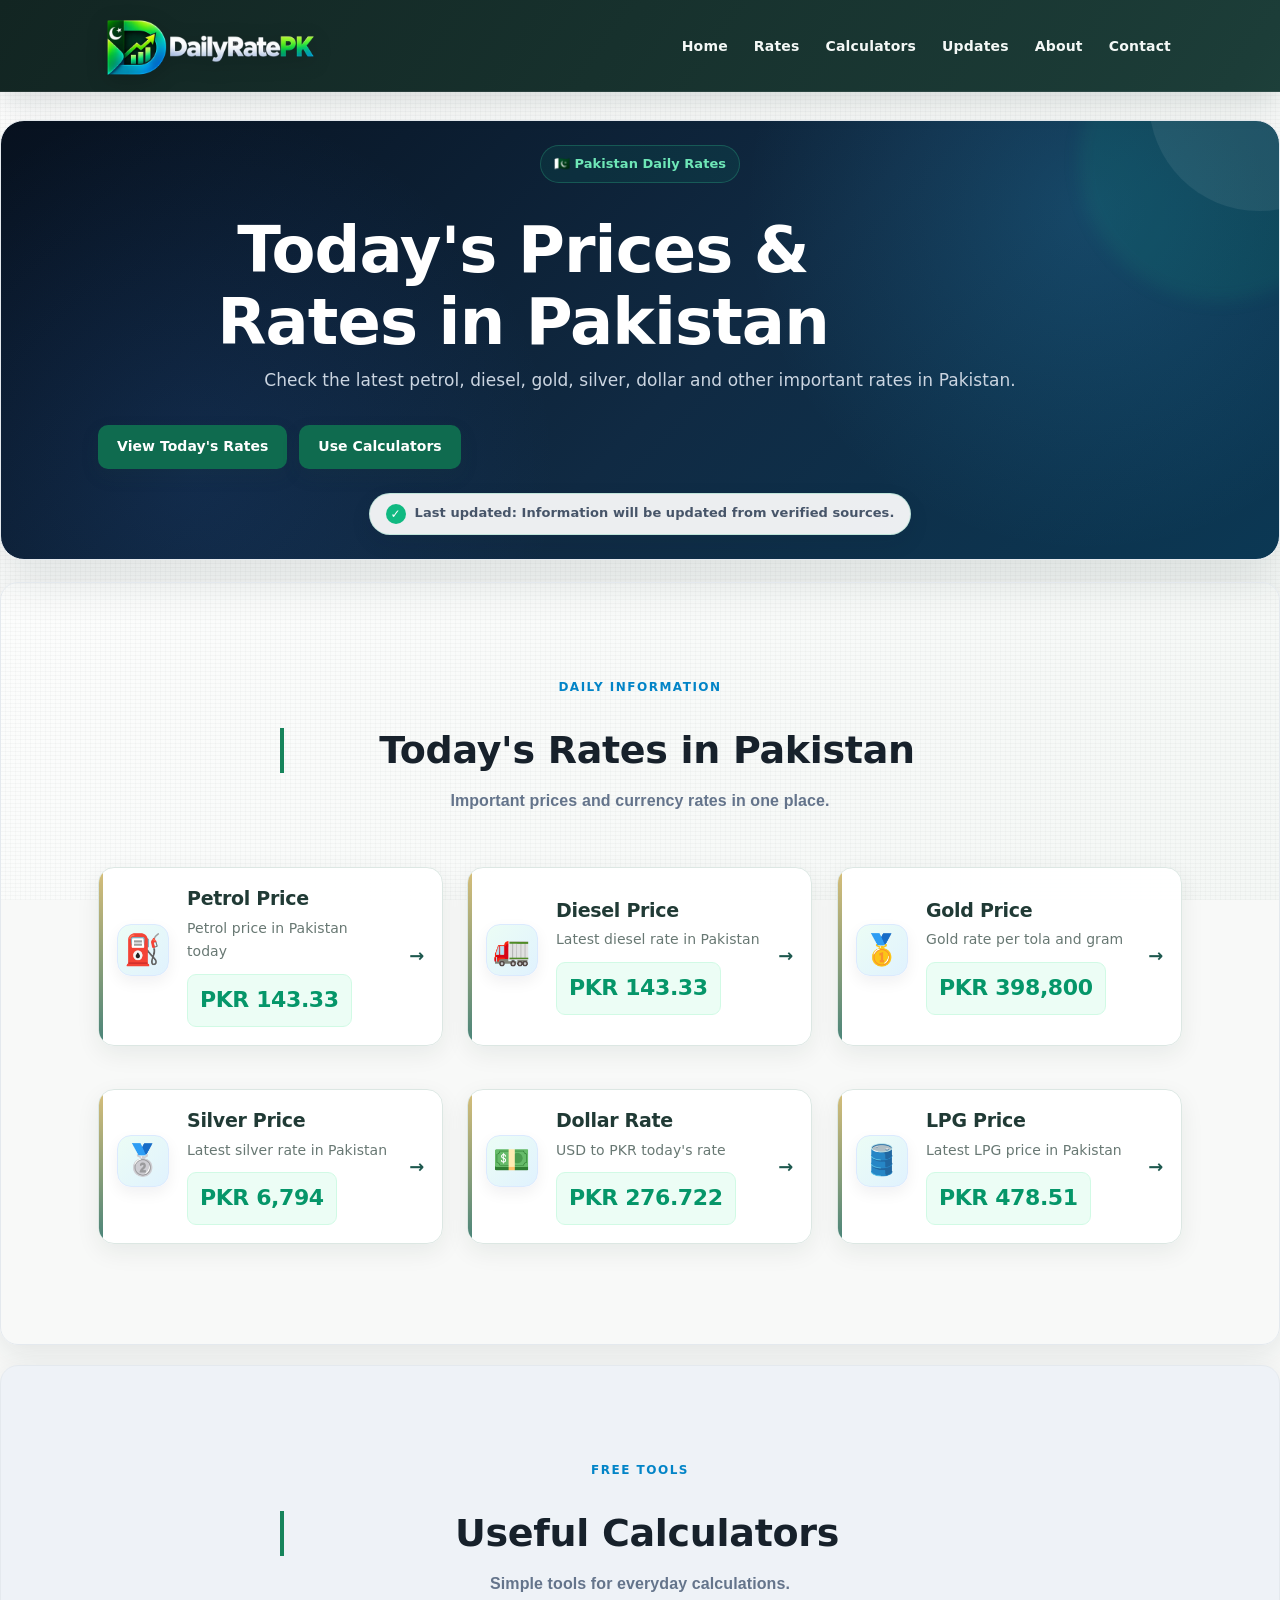
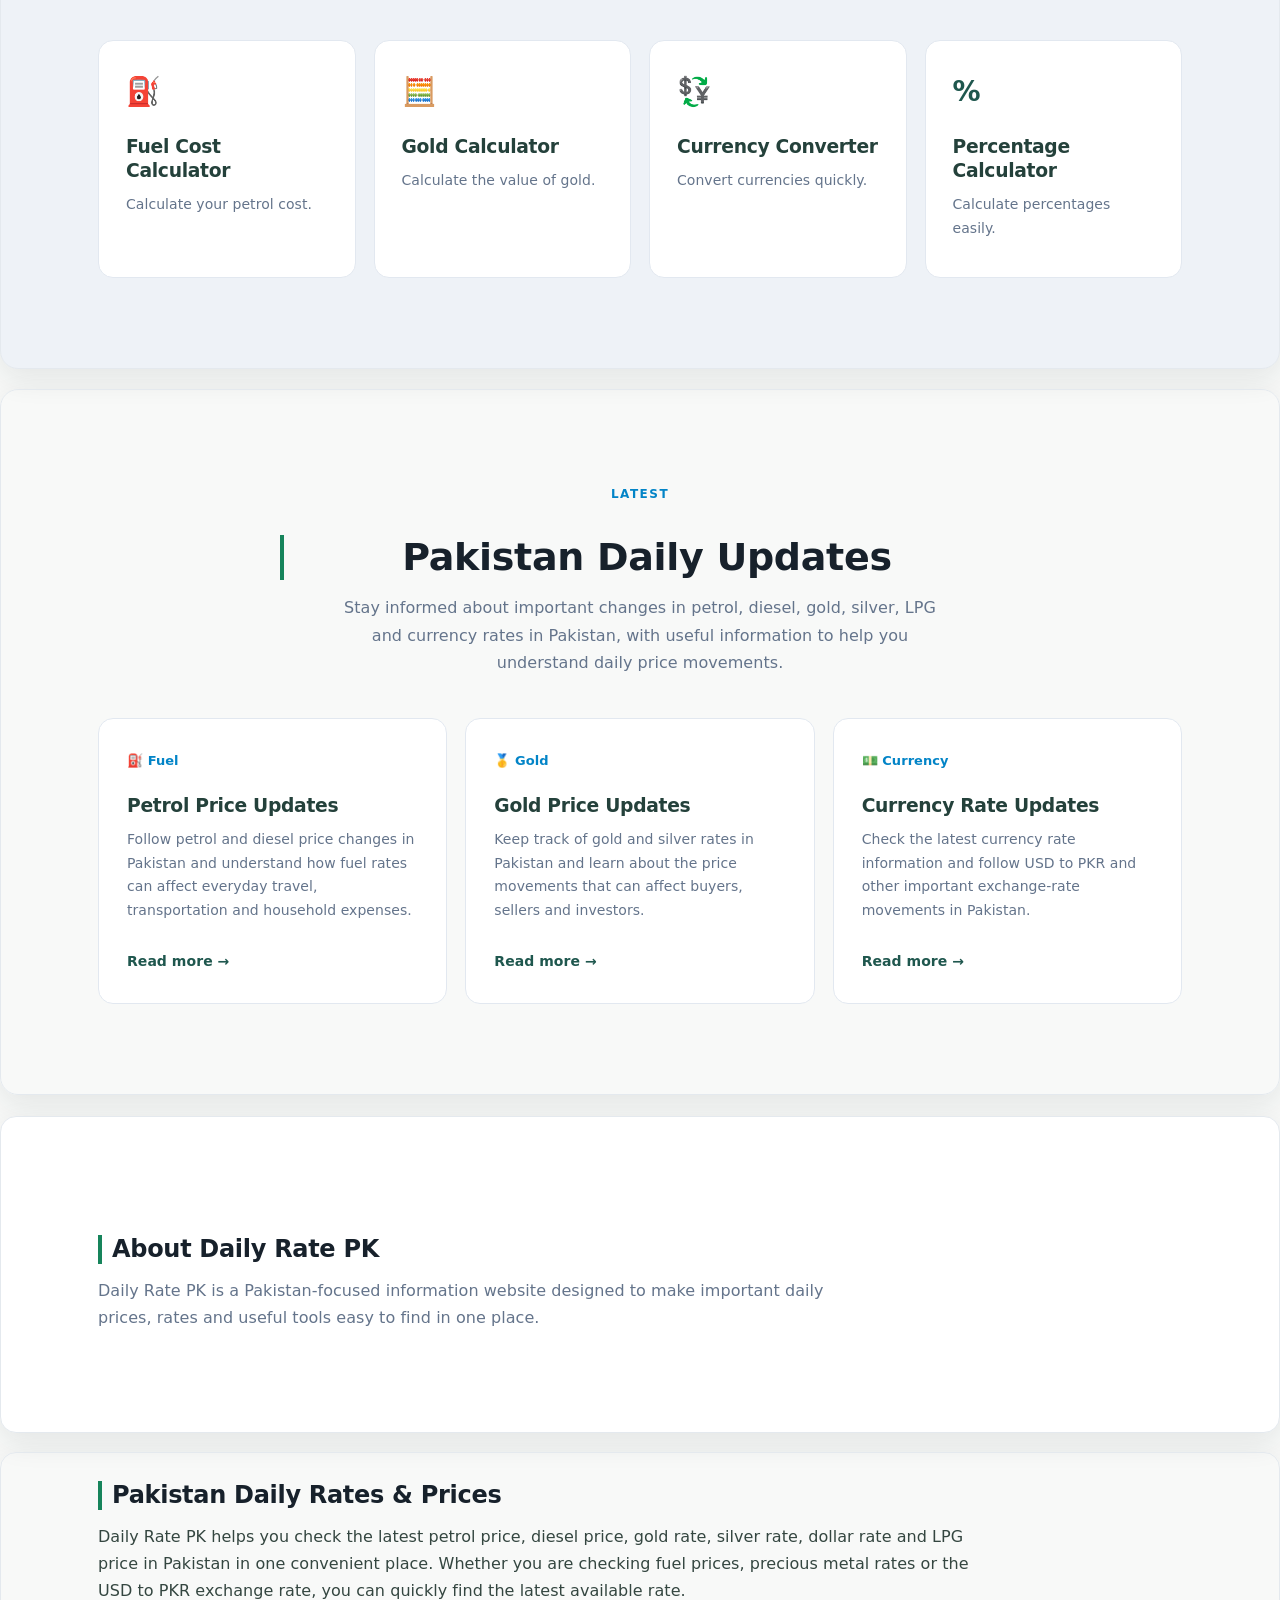
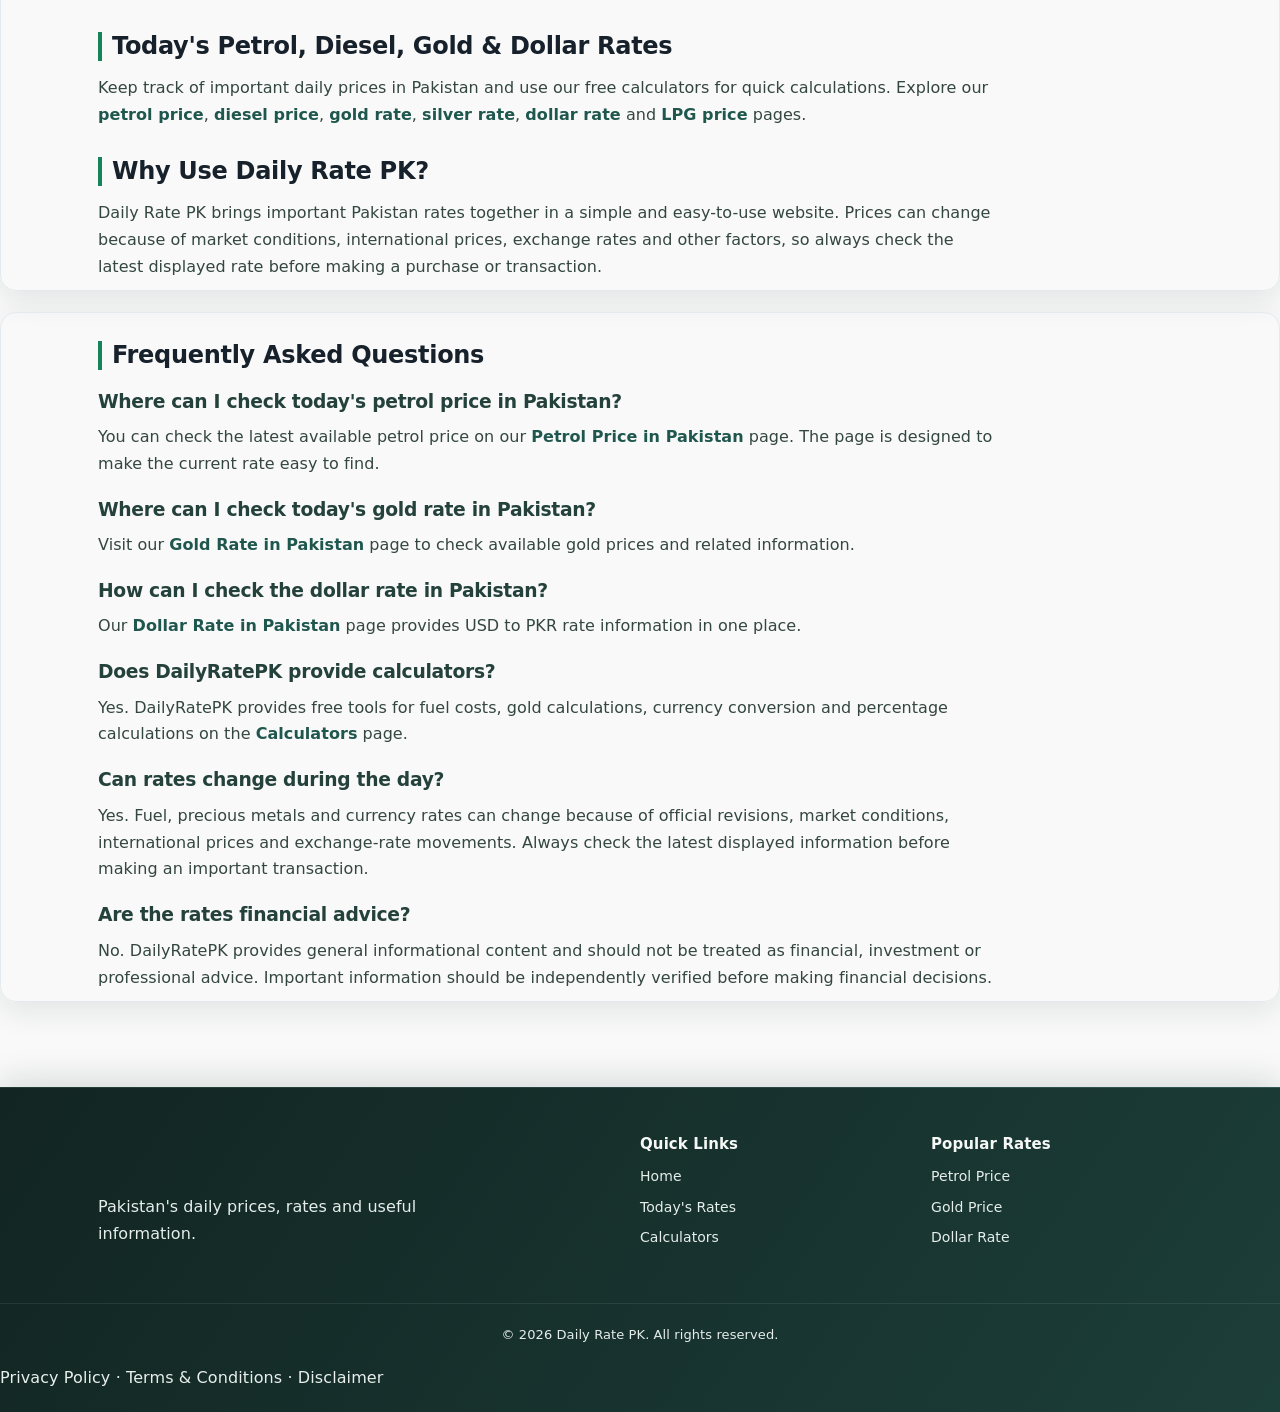
<file: index.html>
<!DOCTYPE html>
<html lang="en">
<head>
<script src="https://quge5.com/88/tag.min.js" data-zone="298009" async data-cfasync="false"></script>
<meta name="google-site-verification" content="OV3-kmsyxIzjUbxRK9w3EkHE8MNZ13LIgFglL5owd18" />
    <meta charset="UTF-8">
    <meta name="viewport" content="width=device-width, initial-scale=1.0">

    <title>DailyRatePK — Pakistan Daily Rates - Petrol, Gold, Dollar & LPG</title>

    <meta name="description" content="Daily Rate PK provides today's petrol, diesel, gold, silver, dollar and currency rates in Pakistan with price history, useful calculators and daily updates.">

    <meta name="keywords" content="petrol price in Pakistan today, gold price in Pakistan today, dollar rate in Pakistan today, diesel price Pakistan, silver price Pakistan, LPG price Pakistan, USD to PKR">

    <meta name="author" content="Daily Rate PK">
    <meta name="robots" content="index, follow, max-image-preview:large">
    <meta name="theme-color" content="#0b1220">

    <link rel="canonical" href="https://dailyratepk.publicvm.com/">

    <meta property="og:type" content="website">
    <meta property="og:title" content="Daily Rate PK — Today's Prices & Rates in Pakistan">
    <meta property="og:description" content="Check petrol, gold, dollar, diesel, silver and other important rates in Pakistan.">
    <meta property="og:url" content="https://dailyratepk.publicvm.com/">
    <meta property="og:site_name" content="Daily Rate PK">

    <meta name="twitter:card" content="summary_large_image">
    <meta name="twitter:title" content="Daily Rate PK — Today's Prices & Rates in Pakistan">
    <meta name="twitter:description" content="Today's important prices and rates in Pakistan.">

    <link rel="stylesheet" href="style.css">
<script type="application/ld+json">{"@context":"https://schema.org","@type":"WebSite","name":"Daily Rate PK","alternateName":"DailyRatePK","url":"https://dailyratepk.publicvm.com/"}</script>

<script type="application/ld+json">
{
  "@context":"https://schema.org",
  "@type":"FAQPage",
  "mainEntity":[
    {"@type":"Question","name":"Where can I check today's petrol price in Pakistan?","acceptedAnswer":{"@type":"Answer","text":"You can check the latest available petrol price on the DailyRatePK Petrol Price in Pakistan page."}},
    {"@type":"Question","name":"Where can I check today's gold rate in Pakistan?","acceptedAnswer":{"@type":"Answer","text":"You can check available gold prices and related information on the DailyRatePK Gold Rate in Pakistan page."}},
    {"@type":"Question","name":"How can I check the dollar rate in Pakistan?","acceptedAnswer":{"@type":"Answer","text":"DailyRatePK provides USD to PKR rate information on its Dollar Rate in Pakistan page."}},
    {"@type":"Question","name":"Does DailyRatePK provide calculators?","acceptedAnswer":{"@type":"Answer","text":"Yes. DailyRatePK provides free fuel cost, gold, currency conversion and percentage calculators."}},
    {"@type":"Question","name":"Can rates change during the day?","acceptedAnswer":{"@type":"Answer","text":"Yes. Fuel, precious metals and currency rates can change because of official revisions, market conditions, international prices and exchange-rate movements."}},
    {"@type":"Question","name":"Are the rates financial advice?","acceptedAnswer":{"@type":"Answer","text":"No. DailyRatePK provides general informational content and should not be treated as financial, investment or professional advice."}}
  ]
}
</script>

<meta name="google-site-verification" content="QPS0W4EIrZYL4PhFuvSJvQY6LfP2ZPpnDNYf04ISYIE" />
<script async src="https://pagead2.googlesyndication.com/pagead/js/adsbygoogle.js?client=ca-pub-8396881630491838"
     crossorigin="anonymous"></script>
<meta name="google-adsense-account" content="ca-pub-8396881630491838">
</head>

<body>

<header class="site-header">
    <div class="container nav">

        <a class="logo" href="index.html"><img src="images/dailyratepk-logo.webp" alt="DailyRatePK"></a>

        <nav aria-label="Main navigation">
            <a href="index.html">Home</a>
            <a href="#rates">Rates</a>
            <a href="calculators.html">Calculators</a>
            <a href="#updates">Updates</a><a href="about.html">About</a><a href="contact.html">Contact</a></nav>

    </div>
</header>


<main>

<section class="hero">
    <div class="container">

        <span class="eyebrow">🇵🇰 Pakistan Daily Rates</span>

        <h1>Today's Prices & Rates in Pakistan</h1>

        <p>
            Check the latest petrol, diesel, gold, silver,
            dollar and other important rates in Pakistan.
        </p>

        <div class="hero-actions">
            <a href="#rates" class="btn primary">View Today's Rates</a>
            <a href="#calculators" class="btn secondary">Use Calculators</a>
        </div>

        <div class="verified-update"><span class="verified-icon">✓</span><span>Last updated: Information will be updated from verified sources.</span></div>

    </div>
</section>


<section id="rates" class="section">
    <div class="container">

        <div class="section-heading">
            <span>DAILY INFORMATION</span>
            <h2>Today's Rates in Pakistan</h2>
            <p class="premium-description">Important prices and currency rates in one place.</p>
        </div>

        <div class="rate-grid">

            <a class="rate-card featured" href="petrol-price.html">
                <div class="icon">⛽</div>
                <div>
                    <h3>Petrol Price</h3>
                    <p>Petrol price in Pakistan today</p>
                    <strong data-rate="petrol">Updating</strong>
                </div>
                <b>→</b>
            </a>

            <a class="rate-card" href="diesel-price.html">
                <div class="icon">🚛</div>
                <div>
                    <h3>Diesel Price</h3>
                    <p>Latest diesel rate in Pakistan</p>
                    <strong data-rate="diesel">Updating</strong>
                </div>
                <b>→</b>
            </a>

            <a class="rate-card" href="gold-price.html">
                <div class="icon">🥇</div>
                <div>
                    <h3>Gold Price</h3>
                    <p>Gold rate per tola and gram</p>
                    <strong data-rate="gold">Updating</strong>
                </div>
                <b>→</b>
            </a>

            <a class="rate-card" href="silver-price.html">
                <div class="icon">🥈</div>
                <div>
                    <h3>Silver Price</h3>
                    <p>Latest silver rate in Pakistan</p>
                    <strong data-rate="silver">Updating</strong>
                </div>
                <b>→</b>
            </a>

            <a class="rate-card" href="dollar-rate.html">
                <div class="icon">💵</div>
                <div>
                    <h3>Dollar Rate</h3>
                    <p>USD to PKR today's rate</p>
                    <strong data-rate="dollar">Updating</strong>
                </div>
                <b>→</b>
            </a>

            <a class="rate-card" href="lpg-price.html">
                <div class="icon">🛢️</div>
                <div>
                    <h3>LPG Price</h3>
                    <p>Latest LPG price in Pakistan</p>
                    <strong data-rate="lpg">Updating</strong>
                </div>
                <b>→</b>
            </a>

        </div>

    </div>
</section>


<section id="calculators" class="section alt">
    <div class="container">

        <div class="section-heading">
            <span>FREE TOOLS</span>
            <h2>Useful Calculators</h2>
            <p class="premium-description">Simple tools for everyday calculations.</p>
        </div>

        <div class="tools-grid">

            <a href="calculators.html" class="tool-card">
                <span>⛽</span>
                <h3>Fuel Cost Calculator</h3>
                <p>Calculate your petrol cost.</p>
            </a>

            <a href="calculators.html" class="tool-card">
                <span>🧮</span>
                <h3>Gold Calculator</h3>
                <p>Calculate the value of gold.</p>
            </a>

            <a href="calculators.html" class="tool-card">
                <span>💱</span>
                <h3>Currency Converter</h3>
                <p>Convert currencies quickly.</p>
            </a>

            <a href="calculators.html" class="tool-card">
                <span>%</span>
                <h3>Percentage Calculator</h3>
                <p>Calculate percentages easily.</p>
            </a>

        </div>

    </div>
</section>


<section id="updates" class="section">
    <div class="container">

        <div class="section-heading">
            <span>LATEST</span>
            <h2>Pakistan Daily Updates</h2>
            <p>Stay informed about important changes in petrol, diesel, gold, silver, LPG and currency rates in Pakistan, with useful information to help you understand daily price movements.</p>
        </div>

        <div class="update-grid">

            <article class="update-card">
                <span>⛽ Fuel</span>
                <h3>Petrol Price Updates</h3>
                <p>Follow petrol and diesel price changes in Pakistan and understand how fuel rates can affect everyday travel, transportation and household expenses.</p>
                <a href="petrol-price.html">Read more →</a>
            </article>

            <article class="update-card">
                <span>🥇 Gold</span>
                <h3>Gold Price Updates</h3>
                <p>Keep track of gold and silver rates in Pakistan and learn about the price movements that can affect buyers, sellers and investors.</p>
                <a href="gold-price.html">Read more →</a>
            </article>

            <article class="update-card">
                <span>💵 Currency</span>
                <h3>Currency Rate Updates</h3>
                <p>Check the latest currency rate information and follow USD to PKR and other important exchange-rate movements in Pakistan.</p>
                <a href="dollar-rate.html">Read more →</a>
            </article>

        </div>

    </div>
</section>


<section class="section about">
    <div class="container">

        <h2>About Daily Rate PK</h2>

        <p>
            Daily Rate PK is a Pakistan-focused information website
            designed to make important daily prices, rates and useful
            tools easy to find in one place.
        </p>

    </div>
</section>


<section class="content-section seo-home">
<div class="container">
<h2>Pakistan Daily Rates & Prices</h2>
<p>Daily Rate PK helps you check the latest petrol price, diesel price, gold rate, silver rate, dollar rate and LPG price in Pakistan in one convenient place. Whether you are checking fuel prices, precious metal rates or the USD to PKR exchange rate, you can quickly find the latest available rate.</p>

<h2>Today's Petrol, Diesel, Gold & Dollar Rates</h2>
<p>Keep track of important daily prices in Pakistan and use our free calculators for quick calculations. Explore our <a href="petrol-price.html">petrol price</a>, <a href="diesel-price.html">diesel price</a>, <a href="gold-price.html">gold rate</a>, <a href="silver-price.html">silver rate</a>, <a href="dollar-rate.html">dollar rate</a> and <a href="lpg-price.html">LPG price</a> pages.</p>

<h2>Why Use Daily Rate PK?</h2>
<p>Daily Rate PK brings important Pakistan rates together in a simple and easy-to-use website. Prices can change because of market conditions, international prices, exchange rates and other factors, so always check the latest displayed rate before making a purchase or transaction.</p>

<!-- DAILYRATEPK SEO GUIDE -->
</div>
</section>


<section class="content-section seo-home">
<div class="container">
<h2>Frequently Asked Questions</h2>

<h3>Where can I check today's petrol price in Pakistan?</h3>
<p>You can check the latest available petrol price on our <a href="petrol-price.html">Petrol Price in Pakistan</a> page. The page is designed to make the current rate easy to find.</p>

<h3>Where can I check today's gold rate in Pakistan?</h3>
<p>Visit our <a href="gold-price.html">Gold Rate in Pakistan</a> page to check available gold prices and related information.</p>

<h3>How can I check the dollar rate in Pakistan?</h3>
<p>Our <a href="dollar-rate.html">Dollar Rate in Pakistan</a> page provides USD to PKR rate information in one place.</p>

<h3>Does DailyRatePK provide calculators?</h3>
<p>Yes. DailyRatePK provides free tools for fuel costs, gold calculations, currency conversion and percentage calculations on the <a href="calculators.html">Calculators</a> page.</p>

<h3>Can rates change during the day?</h3>
<p>Yes. Fuel, precious metals and currency rates can change because of official revisions, market conditions, international prices and exchange-rate movements. Always check the latest displayed information before making an important transaction.</p>

<h3>Are the rates financial advice?</h3>
<p>No. DailyRatePK provides general informational content and should not be treated as financial, investment or professional advice. Important information should be independently verified before making financial decisions.</p>
</div>
</section>

</main>


<footer class="footer">
    <div class="container footer-grid">

        <div>
            <a class="logo" href="index.html"><img src="images/dailyratepk-logo.webp" alt="DailyRatePK"></a>
            <p>Pakistan's daily prices, rates and useful information.</p>
        </div>

        <div>
            <h3>Quick Links</h3>
            <a href="index.html">Home</a>
            <a href="#rates">Today's Rates</a>
            <a href="#calculators">Calculators</a>
        </div>

        <div>
            <h3>Popular Rates</h3>
            <a href="petrol-price.html">Petrol Price</a>
            <a href="gold-price.html">Gold Price</a>
            <a href="dollar-rate.html">Dollar Rate</a>
        </div>

    </div>

    <div class="copyright">
        © 2026 Daily Rate PK. All rights reserved.
    </div>

<div class="legal-links"><a href="privacy-policy.html">Privacy Policy</a> · <a href="terms.html">Terms & Conditions</a> · <a href="disclaimer.html">Disclaimer</a></div>
</footer>

<script src="data.js?v=20260917"></script><script>
document.addEventListener("DOMContentLoaded", function () {
  const r = DAILY_RATES;

  const rates = {
    petrol: r.fuel.petrol,
    diesel: r.fuel.diesel,
    gold: r.metals.gold24kTola,
    silver: r.metals.silverTola,
    dollar: r.currency.usd,
    lpg: r.fuel.lpg
  };

  document.querySelectorAll("[data-rate]").forEach(function (el) {
    const key = el.getAttribute("data-rate");
    const value = rates[key];

    if (value !== null && value !== undefined) {
      el.textContent = "PKR " + Number(value).toLocaleString("en-PK");
    } else {
      el.textContent = "Updating";
    }
  });
});
</script>

</body>
</html>
</file>
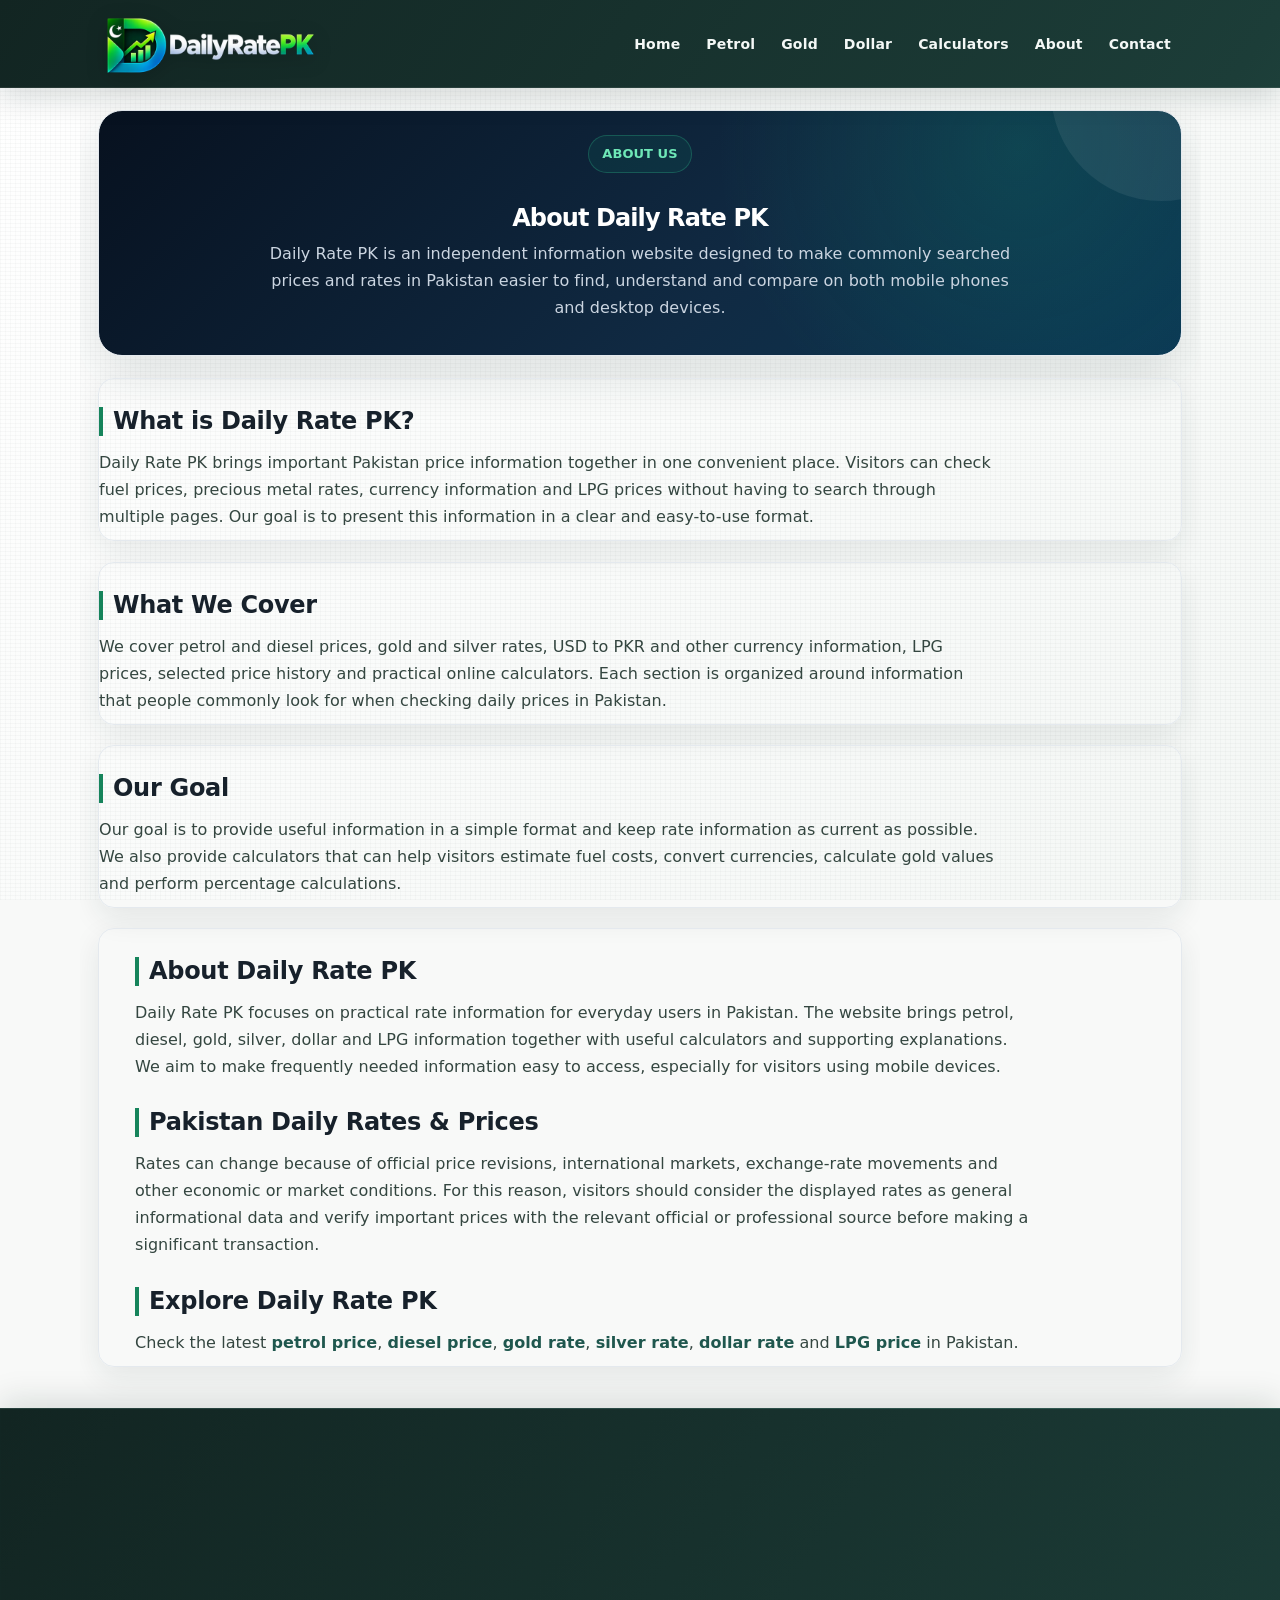
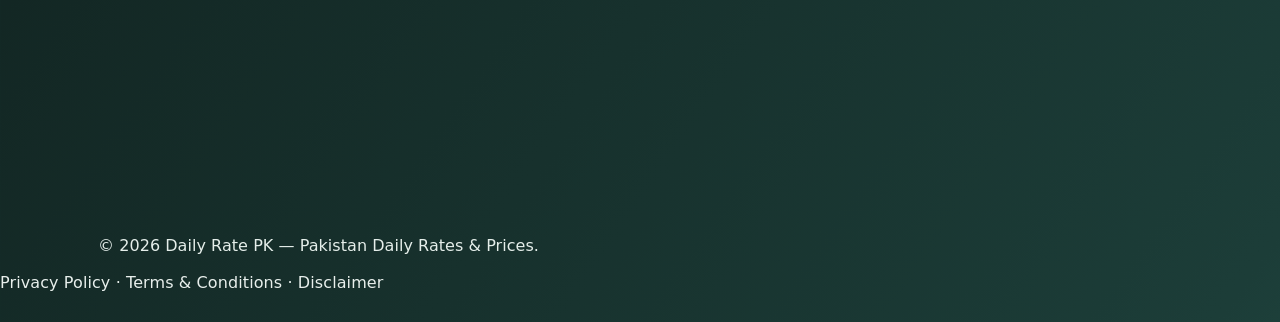
<file: about.html>
<!DOCTYPE html>
<html lang="en">
<head>
<meta charset="UTF-8">
<meta name="viewport" content="width=device-width, initial-scale=1.0">
<title>About Daily Rate PK — Pakistan Daily Rates & Prices</title>
<meta name="description" content="Learn about Daily Rate PK, a website providing Pakistan daily prices, fuel rates, gold rates, currency rates and useful calculators.">
<meta name="robots" content="index,follow">
<link rel="stylesheet" href="style.css">
<script async src="https://pagead2.googlesyndication.com/pagead/js/adsbygoogle.js?client=ca-pub-8396881630491838"
     crossorigin="anonymous"></script>
<meta name="google-adsense-account" content="ca-pub-8396881630491838">
</head>
<body class="page-footer-fix">

<header class="site-header">
<div class="container nav-wrap">
<a class="logo" href="index.html"><img src="images/dailyratepk-logo.webp" alt="DailyRatePK"></a>
<nav>
<a href="index.html">Home</a>
<a href="petrol-price.html">Petrol</a>
<a href="gold-price.html">Gold</a>
<a href="dollar-rate.html">Dollar</a>
<a href="calculators.html">Calculators</a><a href="about.html">About</a><a href="contact.html">Contact</a></nav>
</div>
</header>

<main class="container page-content">
<section class="page-hero">
<span class="eyebrow">ABOUT US</span>
<h1>About Daily Rate PK</h1>
<p>Daily Rate PK is an independent information website designed to make commonly searched prices and rates in Pakistan easier to find, understand and compare on both mobile phones and desktop devices.</p>
</section>

<section class="content-section">
<h2>What is Daily Rate PK?</h2>
<p>Daily Rate PK brings important Pakistan price information together in one convenient place. Visitors can check fuel prices, precious metal rates, currency information and LPG prices without having to search through multiple pages. Our goal is to present this information in a clear and easy-to-use format.</p>
</section>

<section class="content-section">
<h2>What We Cover</h2>
<p>We cover petrol and diesel prices, gold and silver rates, USD to PKR and other currency information, LPG prices, selected price history and practical online calculators. Each section is organized around information that people commonly look for when checking daily prices in Pakistan.</p>
</section>

<section class="content-section">
<h2>Our Goal</h2>
<p>Our goal is to provide useful information in a simple format and keep rate information as current as possible. We also provide calculators that can help visitors estimate fuel costs, convert currencies, calculate gold values and perform percentage calculations.</p>
</section>
<section class="content-section">
<div class="container">
<h2>About Daily Rate PK</h2>
<p>Daily Rate PK focuses on practical rate information for everyday users in Pakistan. The website brings petrol, diesel, gold, silver, dollar and LPG information together with useful calculators and supporting explanations. We aim to make frequently needed information easy to access, especially for visitors using mobile devices.</p>
<h2>Pakistan Daily Rates & Prices</h2>
<p>Rates can change because of official price revisions, international markets, exchange-rate movements and other economic or market conditions. For this reason, visitors should consider the displayed rates as general informational data and verify important prices with the relevant official or professional source before making a significant transaction.</p>
<h2>Explore Daily Rate PK</h2>
<p>Check the latest <a href="petrol-price.html">petrol price</a>, <a href="diesel-price.html">diesel price</a>, <a href="gold-price.html">gold rate</a>, <a href="silver-price.html">silver rate</a>, <a href="dollar-rate.html">dollar rate</a> and <a href="lpg-price.html">LPG price</a> in Pakistan.</p>
</div>
</section>
<!-- DAILYRATEPK SEO CONTENT -->
</main>

<footer>
<div class="container">
<a class="logo" href="index.html"><img src="images/dailyratepk-logo.webp" alt="DailyRatePK"></a>
<p>© 2026 Daily Rate PK — Pakistan Daily Rates & Prices.</p>
</div>

<div class="legal-links"><a href="privacy-policy.html">Privacy Policy</a> · <a href="terms.html">Terms & Conditions</a> · <a href="disclaimer.html">Disclaimer</a></div>
</footer>
</body>
</html>
</file>
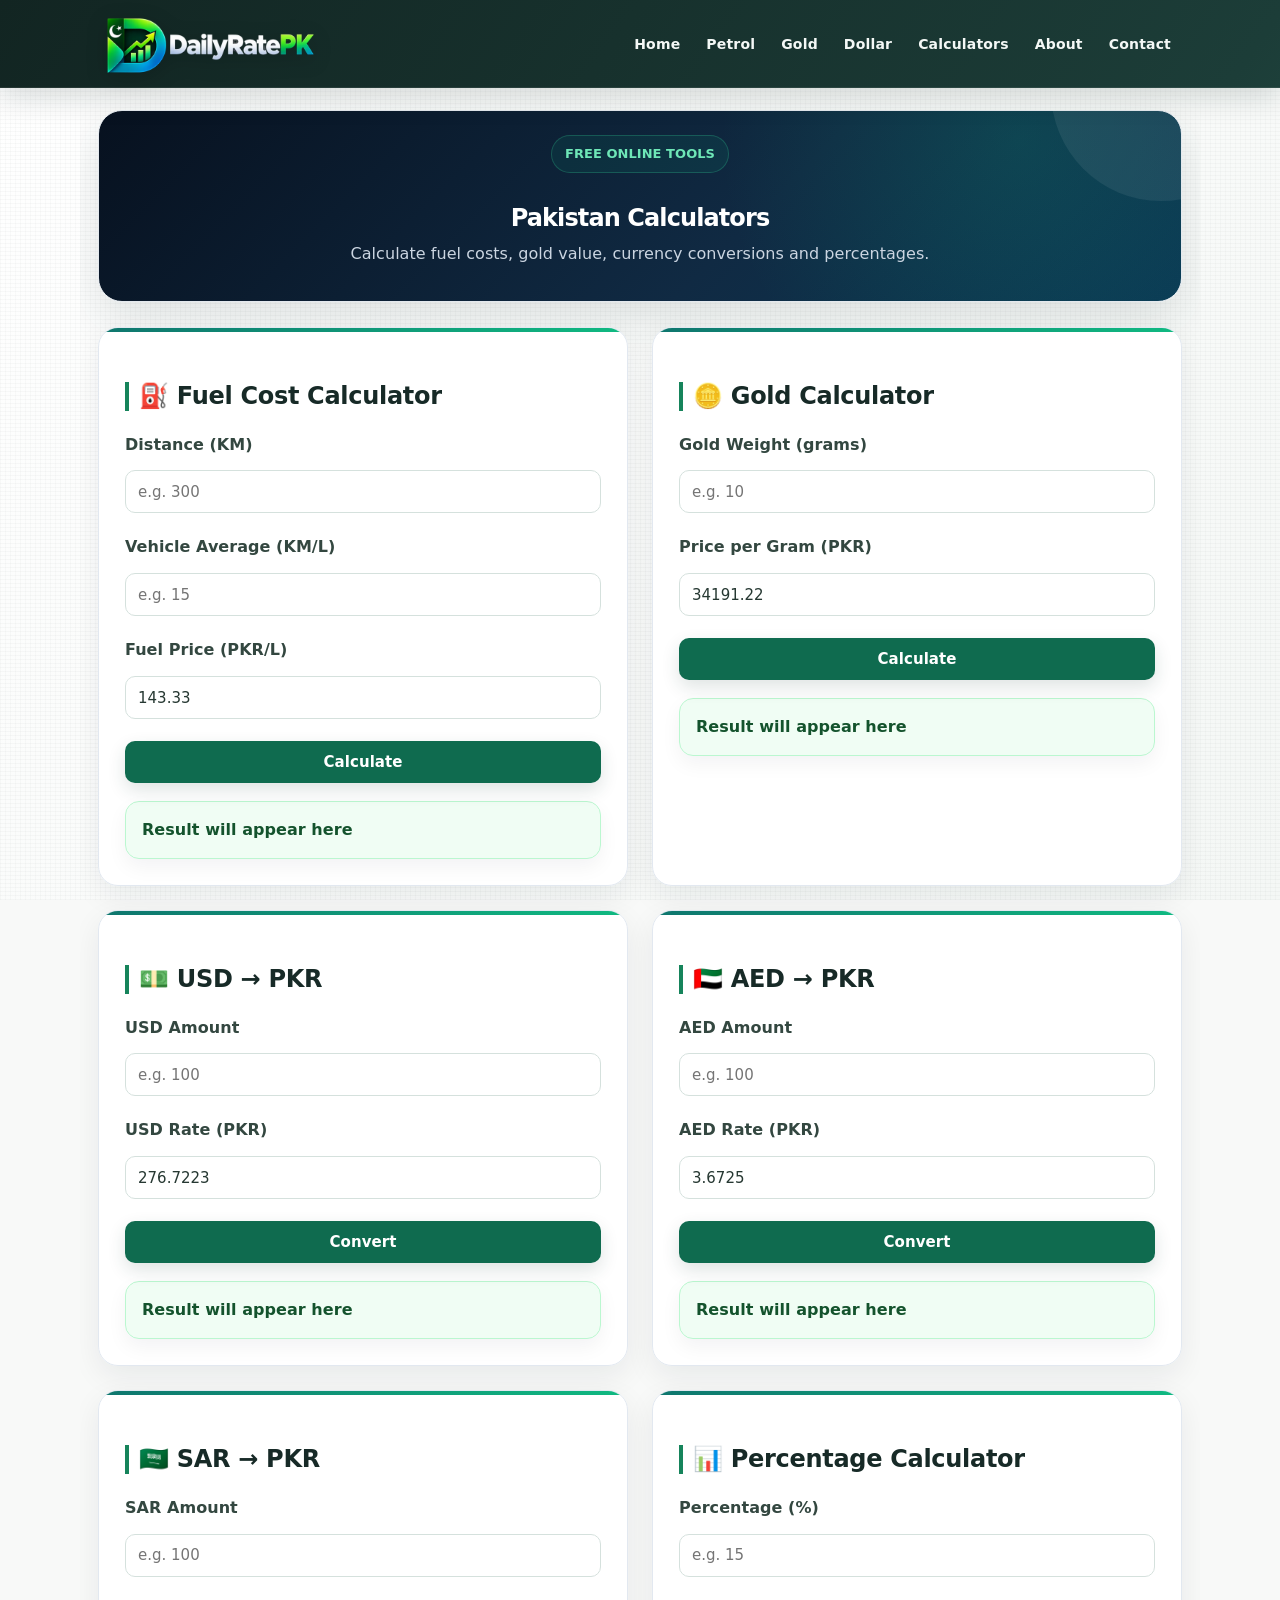
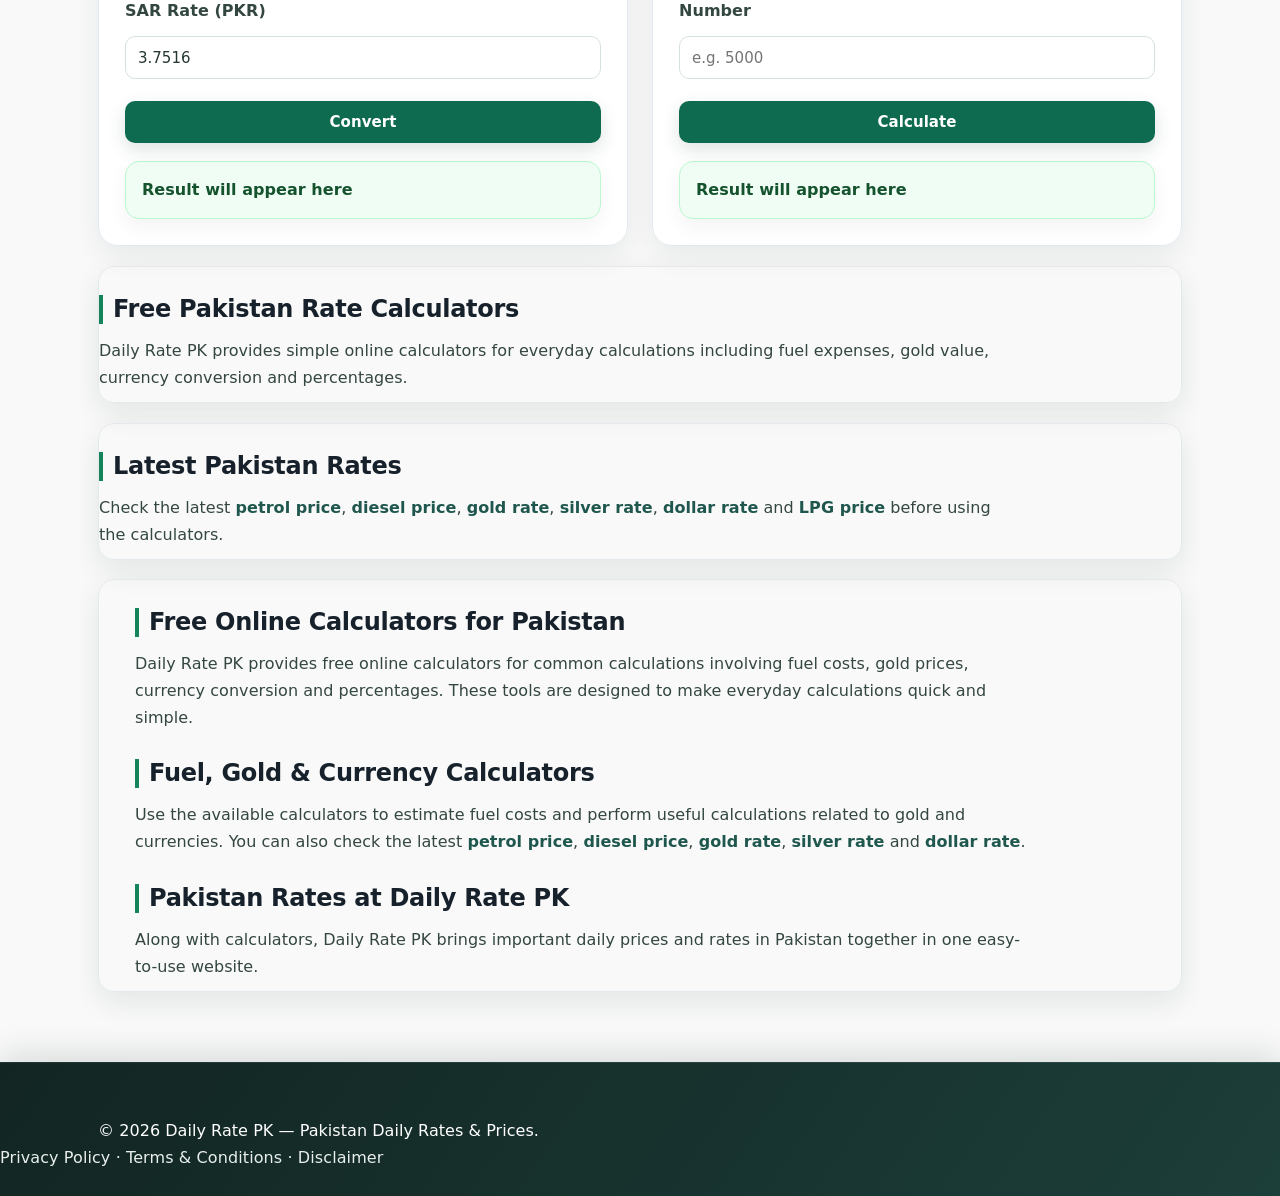
<file: calculators.html>
<!DOCTYPE html>
<html lang="en">
<head>
<meta charset="UTF-8">
<meta name="viewport" content="width=device-width, initial-scale=1.0">
<title>Pakistan Calculators — Fuel, Gold, Currency & Percentage | Daily Rate PK</title>
<meta name="description" content="Use free online fuel cost, gold, USD to PKR, AED to PKR, SAR to PKR and percentage calculators on Daily Rate PK.">
<meta name="robots" content="index,follow">
<link rel="stylesheet" href="style.css">
<script async src="https://pagead2.googlesyndication.com/pagead/js/adsbygoogle.js?client=ca-pub-8396881630491838"
     crossorigin="anonymous"></script>
<meta name="google-adsense-account" content="ca-pub-8396881630491838">
</head>

<body>

<header class="site-header">
<div class="container nav-wrap">
<a class="logo" href="index.html"><img src="images/dailyratepk-logo.webp" alt="DailyRatePK"></a>
<nav>
<a href="index.html">Home</a>
<a href="petrol-price.html">Petrol</a>
<a href="gold-price.html">Gold</a>
<a href="dollar-rate.html">Dollar</a>
<a href="calculators.html">Calculators</a><a href="about.html">About</a><a href="contact.html">Contact</a></nav>
</div>
</header>

<main class="container page-content">

<section class="page-hero">
<span class="eyebrow">FREE ONLINE TOOLS</span>
<h1>Pakistan Calculators</h1>
<p>Calculate fuel costs, gold value, currency conversions and percentages.</p>
</section>

<div class="calculator-grid">

<div class="calc-box">
<h2>⛽ Fuel Cost Calculator</h2>
<label>Distance (KM)</label>
<input id="distance" type="number" placeholder="e.g. 300">
<label>Vehicle Average (KM/L)</label>
<input id="average" type="number" placeholder="e.g. 15">
<label>Fuel Price (PKR/L)</label>
<input id="fuelprice" type="number" placeholder="e.g. 350">
<button onclick="fuelCalc()">Calculate</button>
<div id="fuelresult" class="result">Result will appear here</div>
</div>

<div class="calc-box">
<h2>🪙 Gold Calculator</h2>
<label>Gold Weight (grams)</label>
<input id="goldweight" type="number" placeholder="e.g. 10">
<label>Price per Gram (PKR)</label>
<input id="goldgram" type="number" placeholder="e.g. 40000">
<button onclick="goldCalc()">Calculate</button>
<div id="goldresult" class="result">Result will appear here</div>
</div>

<div class="calc-box">
<h2>💵 USD → PKR</h2>
<label>USD Amount</label>
<input id="usd" type="number" placeholder="e.g. 100">
<label>USD Rate (PKR)</label>
<input id="usdrate" type="number" placeholder="e.g. 300">
<button onclick="usdCalc()">Convert</button>
<div id="usdresult" class="result">Result will appear here</div>
</div>

<div class="calc-box">
<h2>🇦🇪 AED → PKR</h2>
<label>AED Amount</label>
<input id="aed" type="number" placeholder="e.g. 100">
<label>AED Rate (PKR)</label>
<input id="aedrate" type="number" placeholder="e.g. 82">
<button onclick="aedCalc()">Convert</button>
<div id="aedresult" class="result">Result will appear here</div>
</div>

<div class="calc-box">
<h2>🇸🇦 SAR → PKR</h2>
<label>SAR Amount</label>
<input id="sar" type="number" placeholder="e.g. 100">
<label>SAR Rate (PKR)</label>
<input id="sarrate" type="number" placeholder="e.g. 80">
<button onclick="sarCalc()">Convert</button>
<div id="sarresult" class="result">Result will appear here</div>
</div>

<div class="calc-box">
<h2>📊 Percentage Calculator</h2>
<label>Percentage (%)</label>
<input id="percent" type="number" placeholder="e.g. 15">
<label>Number</label>
<input id="number" type="number" placeholder="e.g. 5000">
<button onclick="percentCalc()">Calculate</button>
<div id="percentresult" class="result">Result will appear here</div>
</div>

</div>

<section class="content-section">
<h2>Free Pakistan Rate Calculators</h2>
<p>Daily Rate PK provides simple online calculators for everyday calculations including fuel expenses, gold value, currency conversion and percentages.</p>
</section>


<section class="content-section">
<h2>Latest Pakistan Rates</h2>
<p>Check the latest <a href="petrol-price.html">petrol price</a>, <a href="diesel-price.html">diesel price</a>, <a href="gold-price.html">gold rate</a>, <a href="silver-price.html">silver rate</a>, <a href="dollar-rate.html">dollar rate</a> and <a href="lpg-price.html">LPG price</a> before using the calculators.</p>
</section>

<section class="content-section">
<div class="container">
<h2>Free Online Calculators for Pakistan</h2>
<p>Daily Rate PK provides free online calculators for common calculations involving fuel costs, gold prices, currency conversion and percentages. These tools are designed to make everyday calculations quick and simple.</p>
<h2>Fuel, Gold & Currency Calculators</h2>
<p>Use the available calculators to estimate fuel costs and perform useful calculations related to gold and currencies. You can also check the latest <a href="petrol-price.html">petrol price</a>, <a href="diesel-price.html">diesel price</a>, <a href="gold-price.html">gold rate</a>, <a href="silver-price.html">silver rate</a> and <a href="dollar-rate.html">dollar rate</a>.</p>
<h2>Pakistan Rates at Daily Rate PK</h2>
<p>Along with calculators, Daily Rate PK brings important daily prices and rates in Pakistan together in one easy-to-use website.</p>
</div>
</section>
<!-- DAILYRATEPK SEO CONTENT -->
</main>

<footer>
<div class="container">© 2026 Daily Rate PK — Pakistan Daily Rates & Prices.</div>

<div class="legal-links"><a href="privacy-policy.html">Privacy Policy</a> · <a href="terms.html">Terms & Conditions</a> · <a href="disclaimer.html">Disclaimer</a></div>
</footer>

<script src="data.js?v=20260917"></script>
<script>
function val(id){
    return parseFloat(document.getElementById(id).value) || 0;
}

document.addEventListener("DOMContentLoaded", function(){
    const r = DAILY_RATES;

    document.getElementById("fuelprice").value = r.fuel.petrol ?? "";
    document.getElementById("goldgram").value = r.metals.gold24kGram ?? "";
    document.getElementById("usdrate").value = r.currency.usd ?? "";
    document.getElementById("aedrate").value = r.currency.aed ?? "";
    document.getElementById("sarrate").value = r.currency.sar ?? "";
});

function fuelCalc(){
    let d = val("distance");
    let a = val("average");
    let p = val("fuelprice");

    if(a <= 0){
        document.getElementById("fuelresult").innerText =
            "Enter a valid vehicle average.";
        return;
    }

    let litres = d / a;
    let cost = litres * p;

    document.getElementById("fuelresult").innerText =
        "Fuel needed: " + litres.toFixed(2) +
        " L | Estimated cost: PKR " + cost.toFixed(2);
}

function goldCalc(){
    let w = val("goldweight");
    let p = val("goldgram");

    document.getElementById("goldresult").innerText =
        "Estimated gold value: PKR " + (w * p).toFixed(2);
}

function usdCalc(){
    document.getElementById("usdresult").innerText =
        "PKR " + (val("usd") * val("usdrate")).toFixed(2);
}

function aedCalc(){
    let rate = val("aedrate");

    if(rate <= 0){
        document.getElementById("aedresult").innerText =
            "AED rate is currently unavailable.";
        return;
    }

    document.getElementById("aedresult").innerText =
        "PKR " + (val("aed") * rate).toFixed(2);
}

function sarCalc(){
    let rate = val("sarrate");

    if(rate <= 0){
        document.getElementById("sarresult").innerText =
            "SAR rate is currently unavailable.";
        return;
    }

    document.getElementById("sarresult").innerText =
        "PKR " + (val("sar") * rate).toFixed(2);
}

function percentCalc(){
    document.getElementById("percentresult").innerText =
        val("percent") + "% of " +
        val("number") + " = " +
        ((val("percent") / 100) * val("number")).toFixed(2);
}
</script>
</body>
</html>
</file>
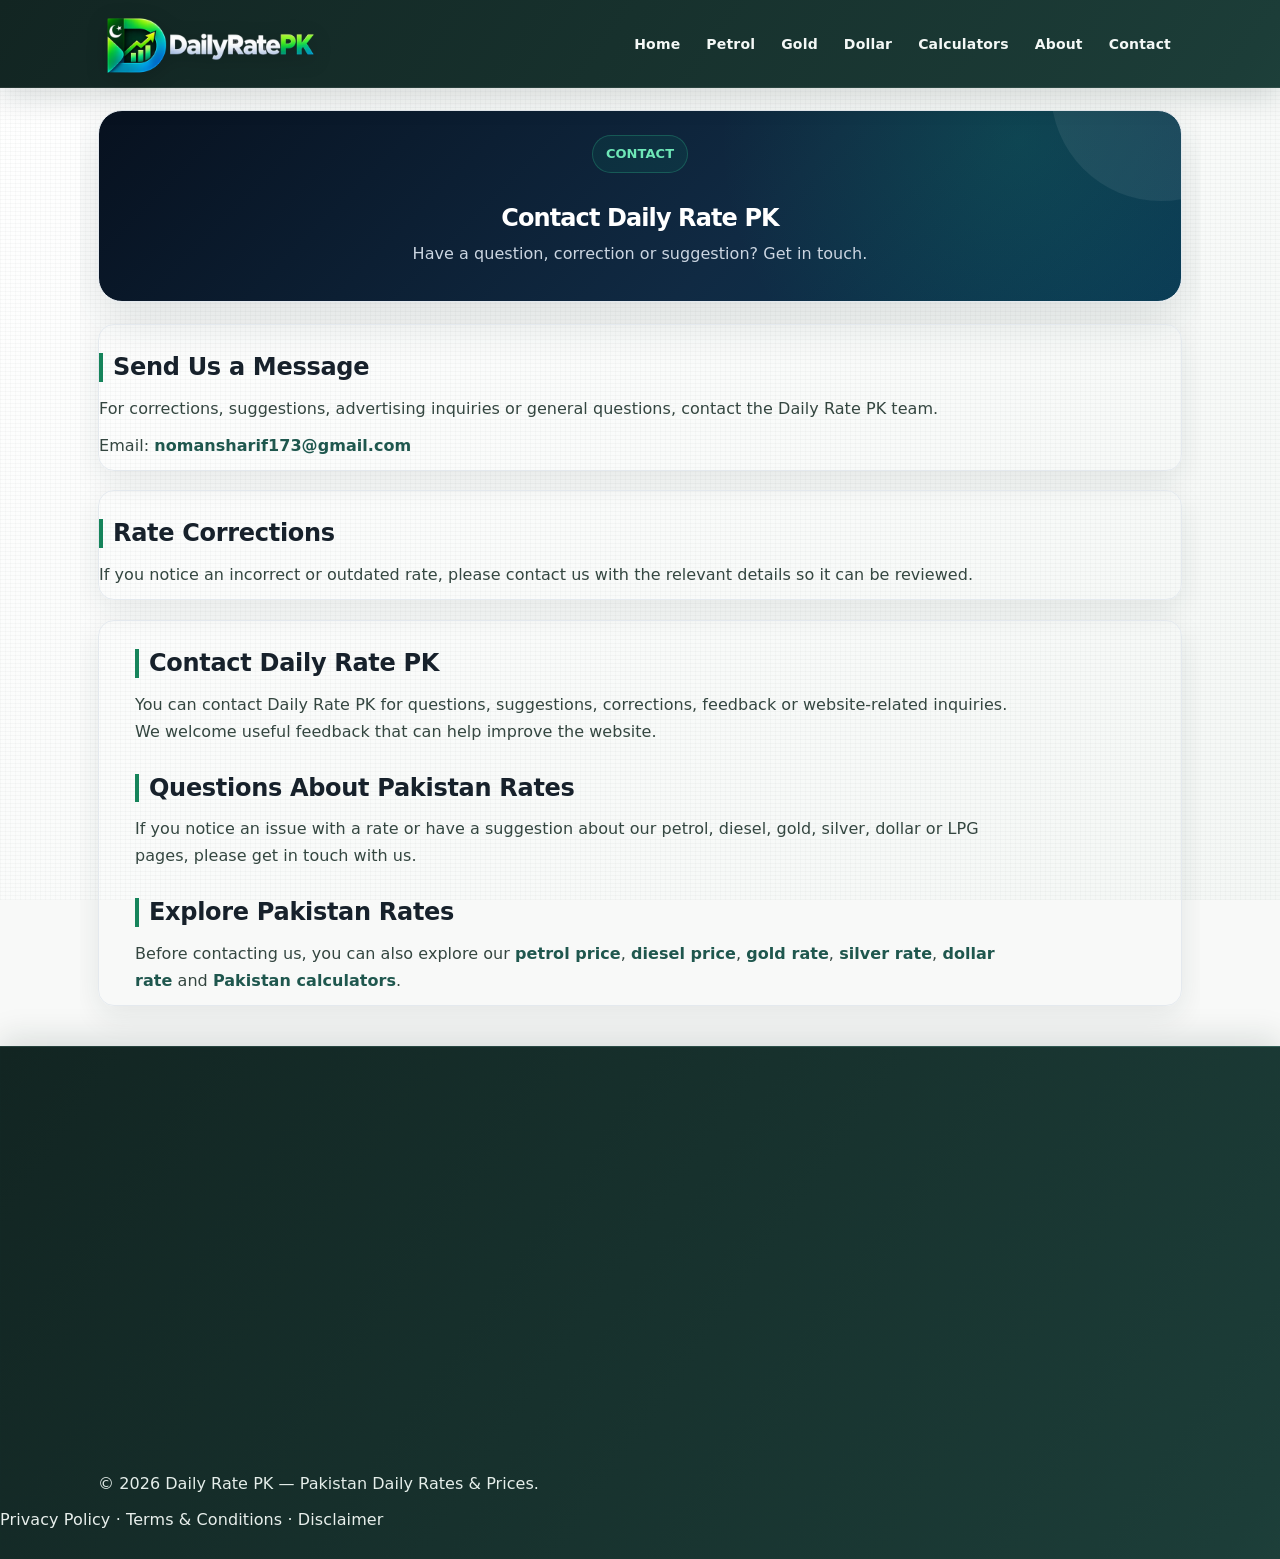
<file: contact.html>
<!DOCTYPE html>
<html lang="en">
<head>
<meta charset="UTF-8">
<meta name="viewport" content="width=device-width, initial-scale=1.0">
<title>Contact Daily Rate PK — Get in Touch</title>
<meta name="description" content="Contact Daily Rate PK for questions, corrections, suggestions or website-related inquiries.">
<meta name="robots" content="index,follow">
<link rel="stylesheet" href="style.css">
<script async src="https://pagead2.googlesyndication.com/pagead/js/adsbygoogle.js?client=ca-pub-8396881630491838"
     crossorigin="anonymous"></script>
<meta name="google-adsense-account" content="ca-pub-8396881630491838">
</head>
<body class="page-footer-fix">

<header class="site-header">
<div class="container nav-wrap">
<a class="logo" href="index.html"><img src="images/dailyratepk-logo.webp" alt="DailyRatePK"></a>
<nav>
<a href="index.html">Home</a>
<a href="petrol-price.html">Petrol</a>
<a href="gold-price.html">Gold</a>
<a href="dollar-rate.html">Dollar</a>
<a href="calculators.html">Calculators</a><a href="about.html">About</a><a href="contact.html">Contact</a></nav>
</div>
</header>

<main class="container page-content">
<section class="page-hero">
<span class="eyebrow">CONTACT</span>
<h1>Contact Daily Rate PK</h1>
<p>Have a question, correction or suggestion? Get in touch.</p>
</section>

<section class="content-section">
<h2>Send Us a Message</h2>
<p>For corrections, suggestions, advertising inquiries or general questions, contact the Daily Rate PK team.</p>
<p>Email: <a href="mailto:nomansharif173@gmail.com"><strong>nomansharif173@gmail.com</strong></a></p>
</section>

<section class="content-section">
<h2>Rate Corrections</h2>
<p>If you notice an incorrect or outdated rate, please contact us with the relevant details so it can be reviewed.</p>
</section>
<section class="content-section">
<div class="container">
<h2>Contact Daily Rate PK</h2>
<p>You can contact Daily Rate PK for questions, suggestions, corrections, feedback or website-related inquiries. We welcome useful feedback that can help improve the website.</p>
<h2>Questions About Pakistan Rates</h2>
<p>If you notice an issue with a rate or have a suggestion about our petrol, diesel, gold, silver, dollar or LPG pages, please get in touch with us.</p>
<h2>Explore Pakistan Rates</h2>
<p>Before contacting us, you can also explore our <a href="petrol-price.html">petrol price</a>, <a href="diesel-price.html">diesel price</a>, <a href="gold-price.html">gold rate</a>, <a href="silver-price.html">silver rate</a>, <a href="dollar-rate.html">dollar rate</a> and <a href="calculators.html">Pakistan calculators</a>.</p>
</div>
</section>
<!-- DAILYRATEPK SEO CONTENT -->
</main>

<footer>
<div class="container">
<a class="logo" href="index.html"><img src="images/dailyratepk-logo.webp" alt="DailyRatePK"></a>
<p>© 2026 Daily Rate PK — Pakistan Daily Rates & Prices.</p>
</div>

<div class="legal-links"><a href="privacy-policy.html">Privacy Policy</a> · <a href="terms.html">Terms & Conditions</a> · <a href="disclaimer.html">Disclaimer</a></div>
</footer>
</body>
</html>
</file>
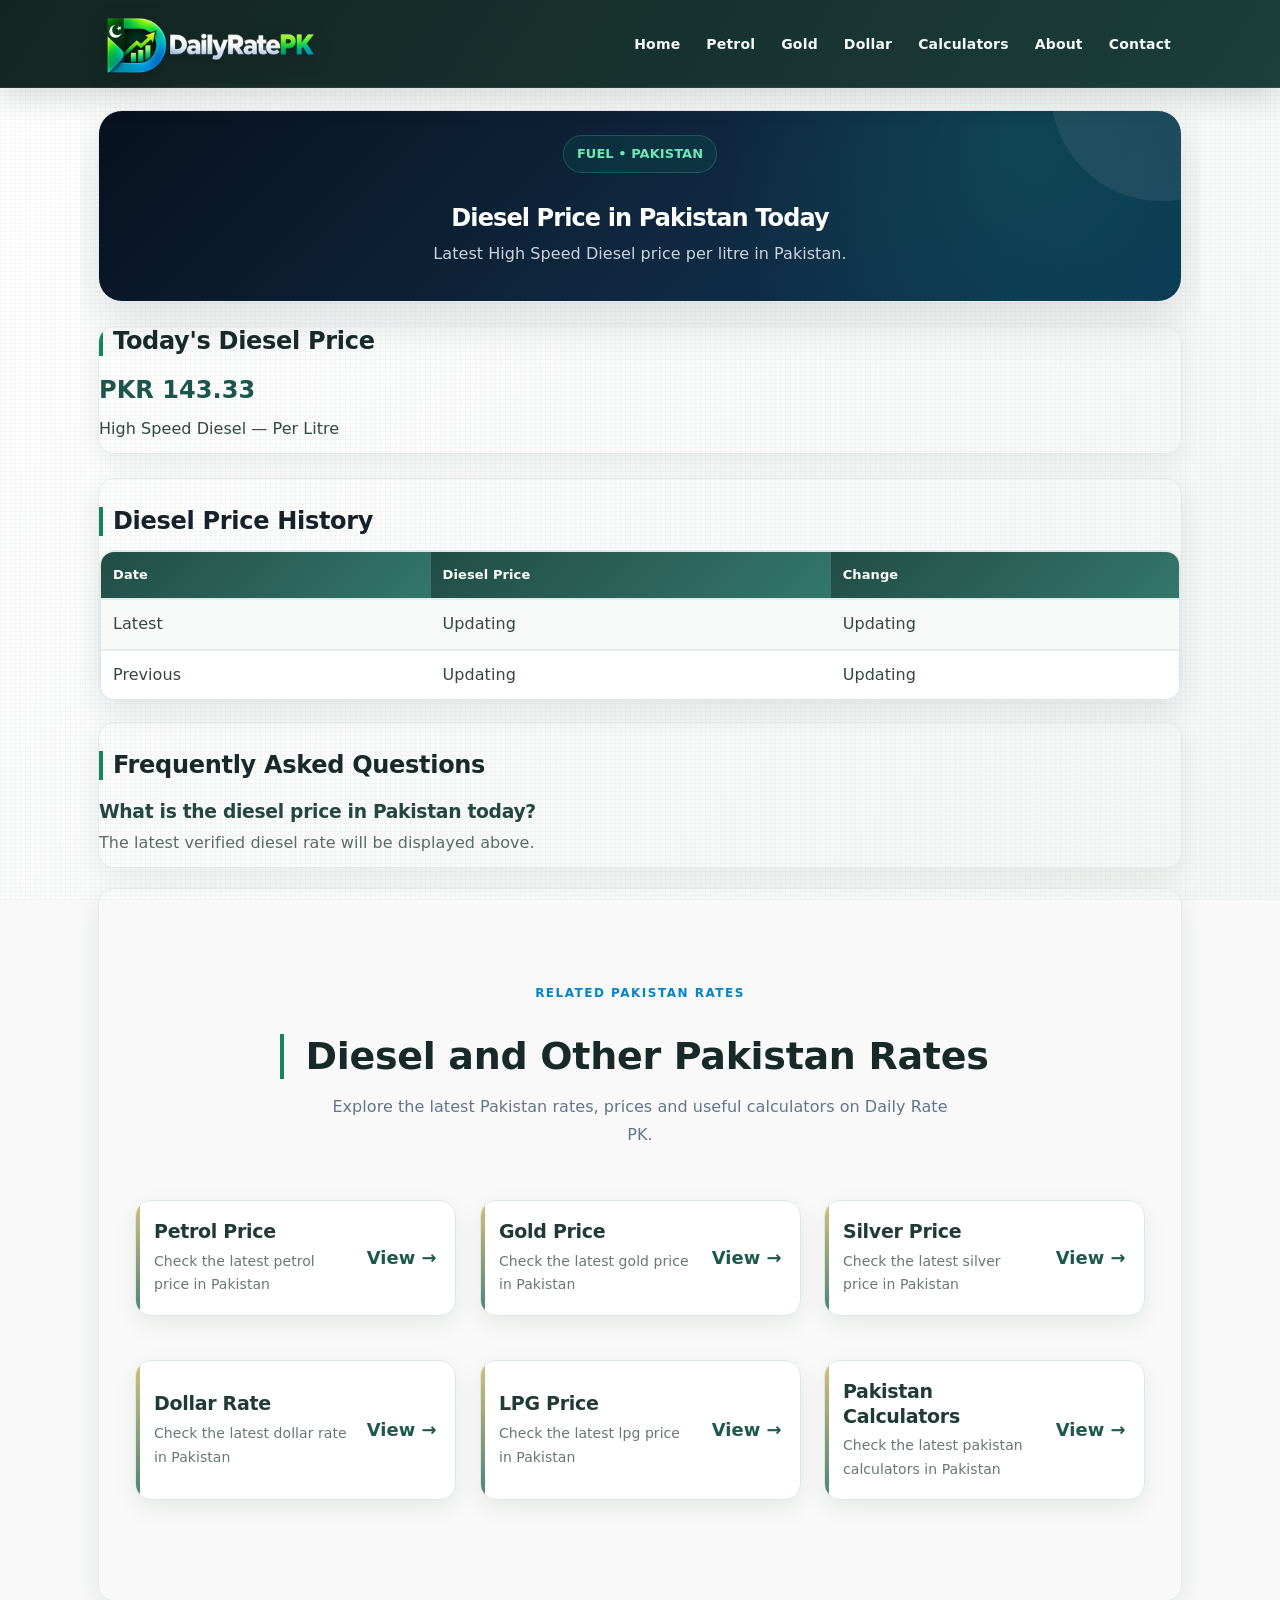
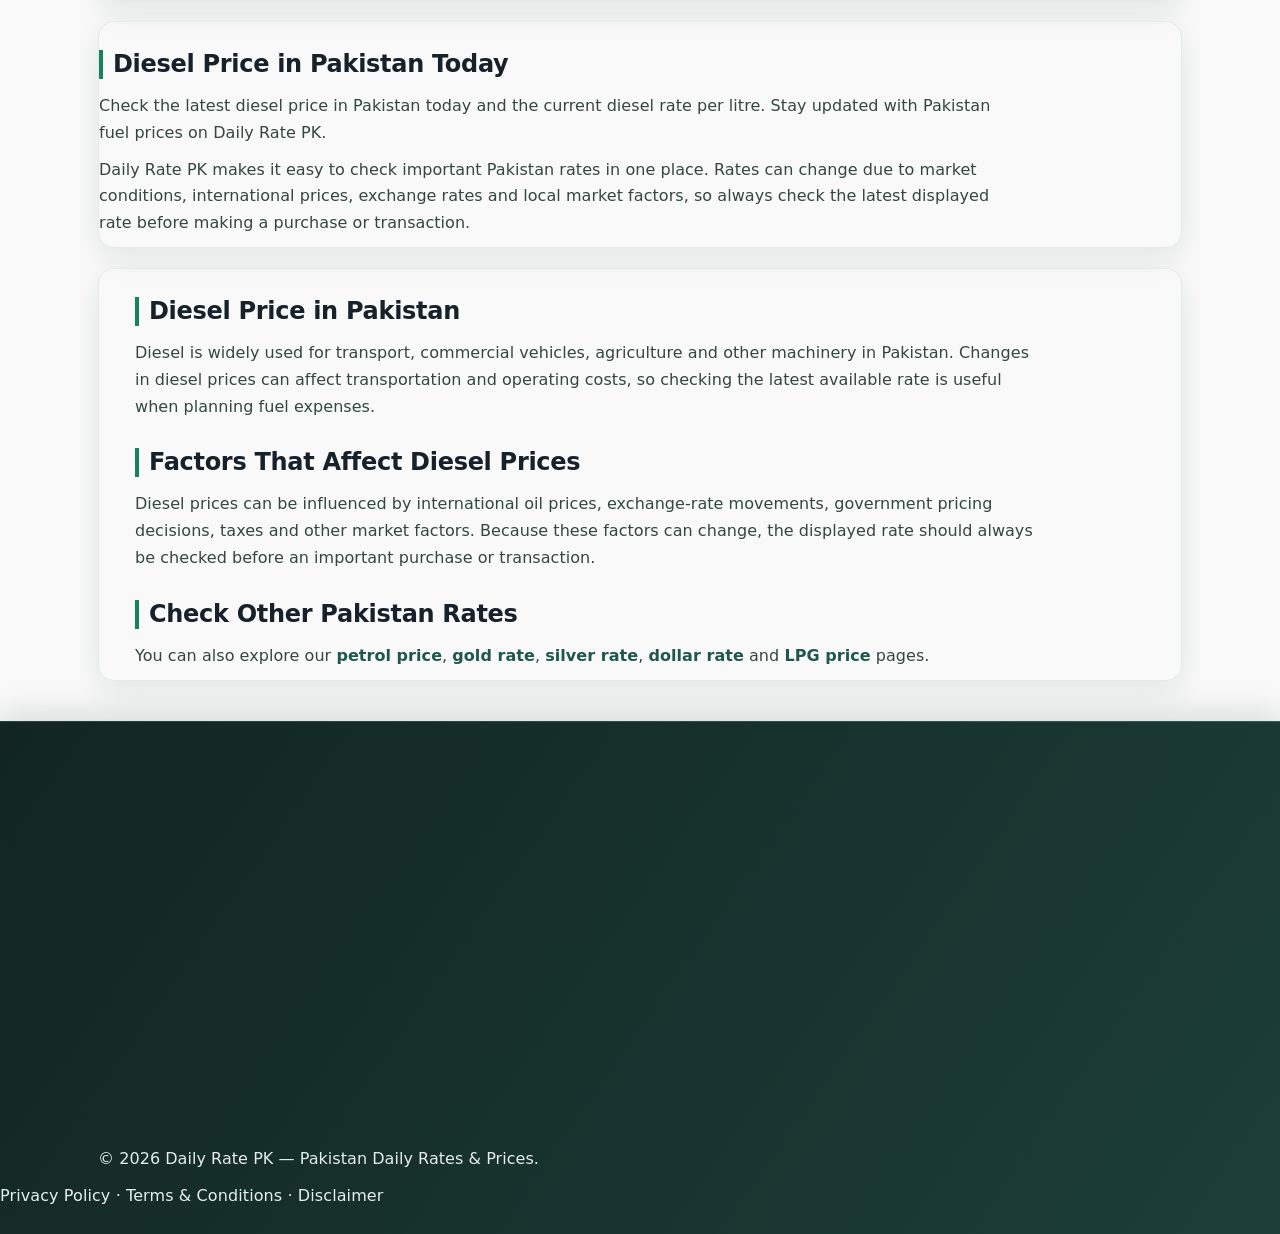
<file: diesel-price.html>
<!DOCTYPE html>
<html lang="en">
<head>
<meta charset="UTF-8">
<meta name="viewport" content="width=device-width, initial-scale=1.0">
<title>Diesel Price in Pakistan Today | Latest Diesel Rate in Pakistan</title>
<meta name="description" content="Check the latest diesel price in Pakistan today. Get the current diesel rate per litre and updated fuel prices on Daily Rate PK.">
<meta name="robots" content="index,follow">
<link rel="stylesheet" href="style.css">
<script async src="https://pagead2.googlesyndication.com/pagead/js/adsbygoogle.js?client=ca-pub-8396881630491838"
     crossorigin="anonymous"></script>
<meta name="google-adsense-account" content="ca-pub-8396881630491838">
</head>
<body class="page-footer-fix">
<header class="site-header"><div class="container nav-wrap">
<a class="logo" href="index.html"><img src="images/dailyratepk-logo.webp" alt="DailyRatePK"></a>
<nav><a href="index.html">Home</a><a href="petrol-price.html">Petrol</a><a href="gold-price.html">Gold</a><a href="dollar-rate.html">Dollar</a><a href="calculators.html">Calculators</a><a href="about.html">About</a><a href="contact.html">Contact</a></nav>
</div></header>

<main class="container page-content">
<section class="page-hero">
<span class="eyebrow">FUEL • PAKISTAN</span>
<h1>Diesel Price in Pakistan Today</h1>
<p>Latest High Speed Diesel price per litre in Pakistan.</p>
</section>

<section class="rate-highlight">
<h2>Today's Diesel Price</h2>
<div class="price">Updating</div>
<p>High Speed Diesel — Per Litre</p>
</section>

<section class="content-section">
<h2>Diesel Price History</h2>
<div class="table-wrap">
<table>
<tr><th>Date</th><th>Diesel Price</th><th>Change</th></tr>
<tr><td>Latest</td><td>Updating</td><td>Updating</td></tr>
<tr><td>Previous</td><td>Updating</td><td>Updating</td></tr>
</table>
</div>
</section>

<section class="faq">
<h2>Frequently Asked Questions</h2>
<h3>What is the diesel price in Pakistan today?</h3>
<p>The latest verified diesel rate will be displayed above.</p>
</section>

<section class="section related-seo">
<div class="container">
<div class="section-heading">
<span>RELATED PAKISTAN RATES</span>
<h2>Diesel and Other Pakistan Rates</h2>
<p>Explore the latest Pakistan rates, prices and useful calculators on Daily Rate PK.</p>
</div>
<div class="rate-grid">
<a href="petrol-price.html" class="rate-card"><div><h3>Petrol Price</h3><p>Check the latest petrol price in Pakistan</p></div><b>View →</b></a><a href="gold-price.html" class="rate-card"><div><h3>Gold Price</h3><p>Check the latest gold price in Pakistan</p></div><b>View →</b></a><a href="silver-price.html" class="rate-card"><div><h3>Silver Price</h3><p>Check the latest silver price in Pakistan</p></div><b>View →</b></a><a href="dollar-rate.html" class="rate-card"><div><h3>Dollar Rate</h3><p>Check the latest dollar rate in Pakistan</p></div><b>View →</b></a><a href="lpg-price.html" class="rate-card"><div><h3>LPG Price</h3><p>Check the latest lpg price in Pakistan</p></div><b>View →</b></a><a href="calculators.html" class="rate-card"><div><h3>Pakistan Calculators</h3><p>Check the latest pakistan calculators in Pakistan</p></div><b>View →</b></a>
</div>
</div>
</section>


<section class="content-section seo-content">
<h2>Diesel Price in Pakistan Today</h2>
<p>Check the latest diesel price in Pakistan today and the current diesel rate per litre. Stay updated with Pakistan fuel prices on Daily Rate PK.</p>
<p>Daily Rate PK makes it easy to check important Pakistan rates in one place. Rates can change due to market conditions, international prices, exchange rates and local market factors, so always check the latest displayed rate before making a purchase or transaction.</p>
<!-- SEO INFORMATION SECTION -->
</section>

<section class="content-section seo-home">
<div class="container">
<h2>Diesel Price in Pakistan</h2>
<p>Diesel is widely used for transport, commercial vehicles, agriculture and other machinery in Pakistan. Changes in diesel prices can affect transportation and operating costs, so checking the latest available rate is useful when planning fuel expenses.</p>

<h2>Factors That Affect Diesel Prices</h2>
<p>Diesel prices can be influenced by international oil prices, exchange-rate movements, government pricing decisions, taxes and other market factors. Because these factors can change, the displayed rate should always be checked before an important purchase or transaction.</p>

<h2>Check Other Pakistan Rates</h2>
<p>You can also explore our <a href="petrol-price.html">petrol price</a>, <a href="gold-price.html">gold rate</a>, <a href="silver-price.html">silver rate</a>, <a href="dollar-rate.html">dollar rate</a> and <a href="lpg-price.html">LPG price</a> pages.</p>
</div>
</section>

</main>

<footer>
<div class="container">
<a class="logo" href="index.html"><img src="images/dailyratepk-logo.webp" alt="DailyRatePK"></a>
<p>© 2026 Daily Rate PK — Pakistan Daily Rates & Prices.</p>
</div>

<div class="legal-links"><a href="privacy-policy.html">Privacy Policy</a> · <a href="terms.html">Terms & Conditions</a> · <a href="disclaimer.html">Disclaimer</a></div>
</footer>

<script src="data.js?v=20260917"></script>
<script>
document.addEventListener("DOMContentLoaded", () => {
  const v = DAILY_RATES.fuel.diesel;

  document.querySelectorAll(".price").forEach(e => {
    e.textContent = v === null
      ? "Updating"
      : "PKR " + Number(v).toLocaleString("en-PK");
  });
});
</script>
</body>
</html>
</file>
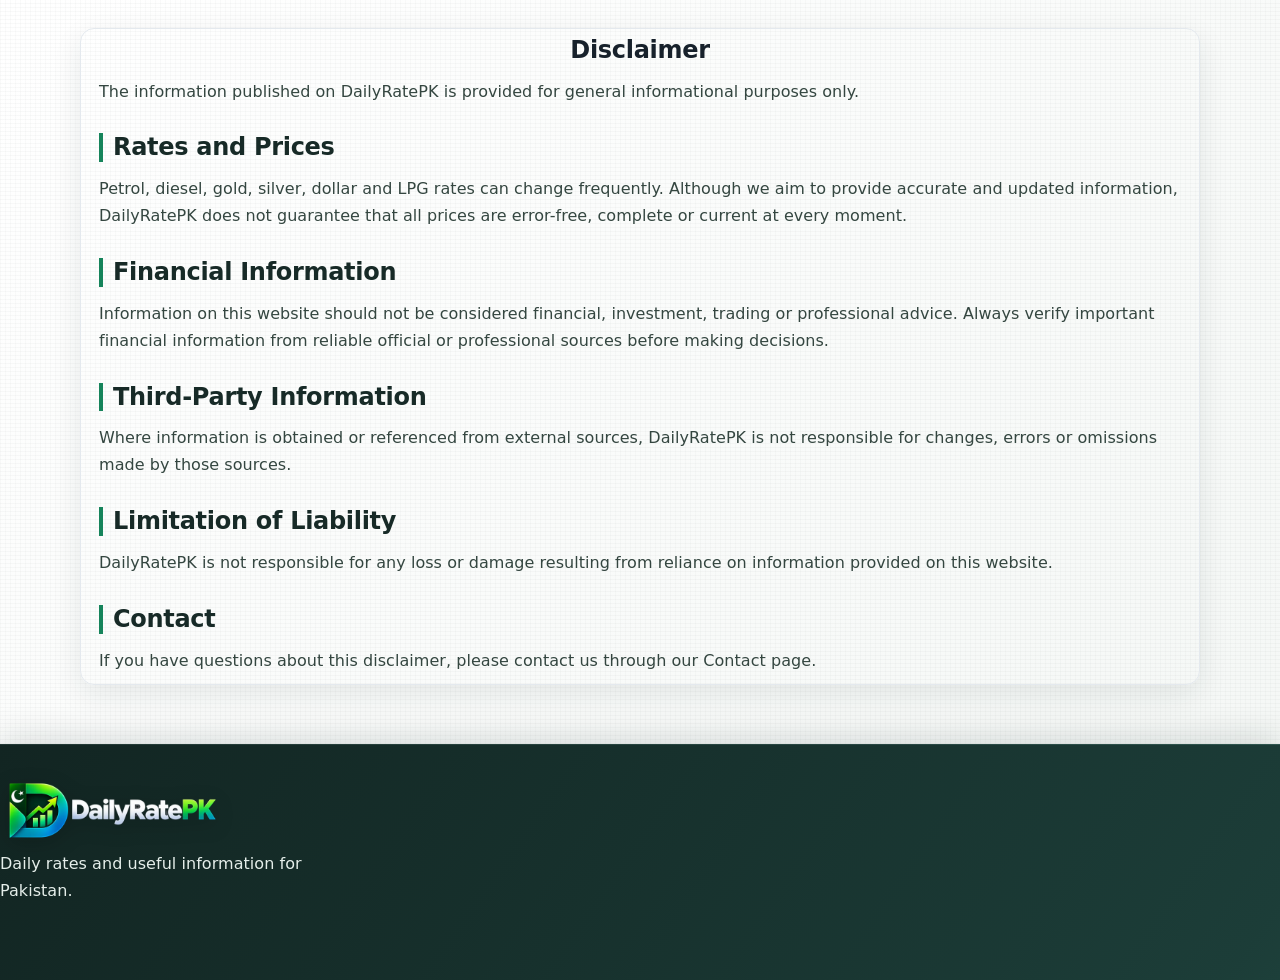
<file: disclaimer.html>
<!DOCTYPE html>
<html lang="en">
<head>
<meta charset="UTF-8">
<meta name="viewport" content="width=device-width,initial-scale=1">
<title>Disclaimer | DailyRatePK</title>
<meta name="description" content="Disclaimer for DailyRatePK and its rate information.">
<link rel="stylesheet" href="style.css">
<script async src="https://pagead2.googlesyndication.com/pagead/js/adsbygoogle.js?client=ca-pub-8396881630491838"
     crossorigin="anonymous"></script>
<meta name="google-adsense-account" content="ca-pub-8396881630491838">
</head>
<body class="page-footer-fix">
<main>
<section class="container">
<h1 class="disclaimer-title" style="color:#17212b !important;">Disclaimer</h1>
<p>The information published on DailyRatePK is provided for general informational purposes only.</p>
<h2>Rates and Prices</h2>
<p>Petrol, diesel, gold, silver, dollar and LPG rates can change frequently. Although we aim to provide accurate and updated information, DailyRatePK does not guarantee that all prices are error-free, complete or current at every moment.</p>
<h2>Financial Information</h2>
<p>Information on this website should not be considered financial, investment, trading or professional advice. Always verify important financial information from reliable official or professional sources before making decisions.</p>
<h2>Third-Party Information</h2>
<p>Where information is obtained or referenced from external sources, DailyRatePK is not responsible for changes, errors or omissions made by those sources.</p>
<h2>Limitation of Liability</h2>
<p>DailyRatePK is not responsible for any loss or damage resulting from reliance on information provided on this website.</p>
<h2>Contact</h2>
<p>If you have questions about this disclaimer, please contact us through our Contact page.</p>
</section>
</main>
<footer class="footer"><div class="footer-grid"><div><a class="logo" href="index.html"><img src="images/dailyratepk-logo.webp" alt="DailyRatePK"></a><p>Daily rates and useful information for Pakistan.</p></div></div></footer>
</body>
</html>
</file>
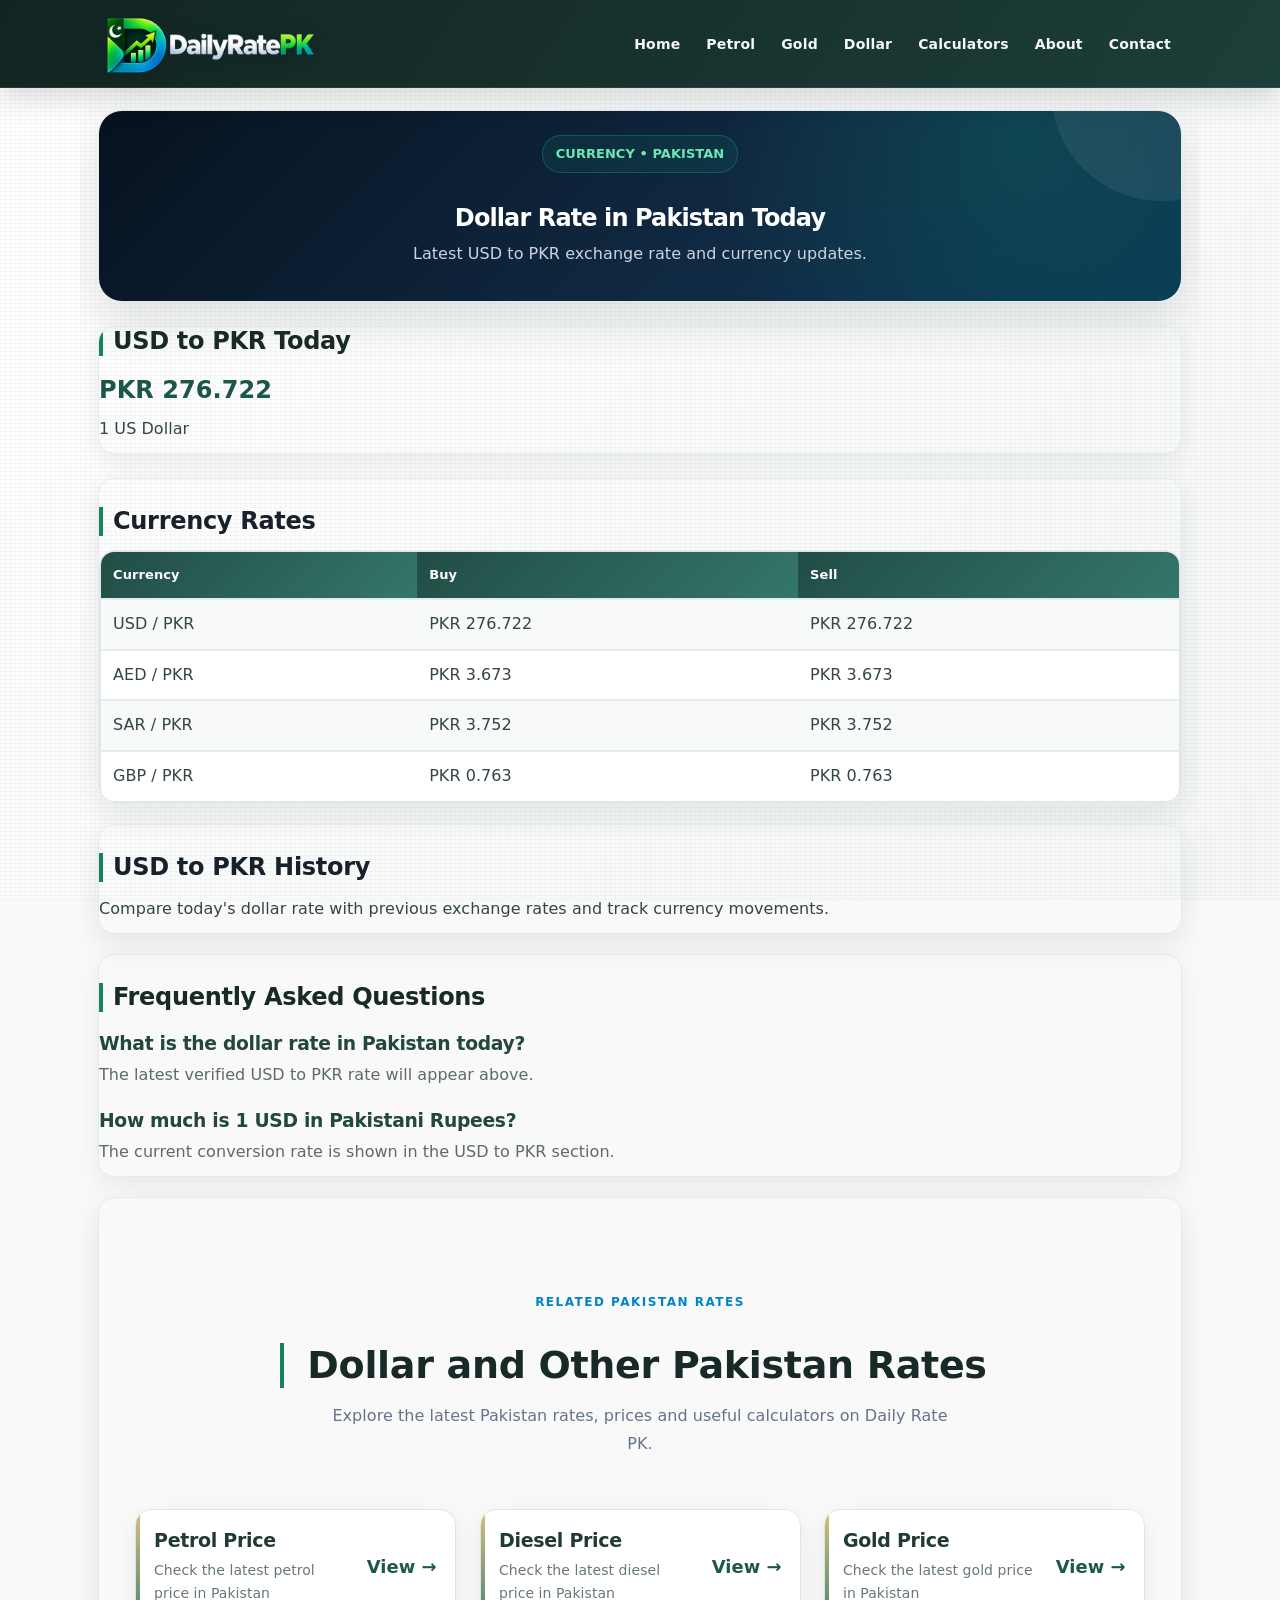
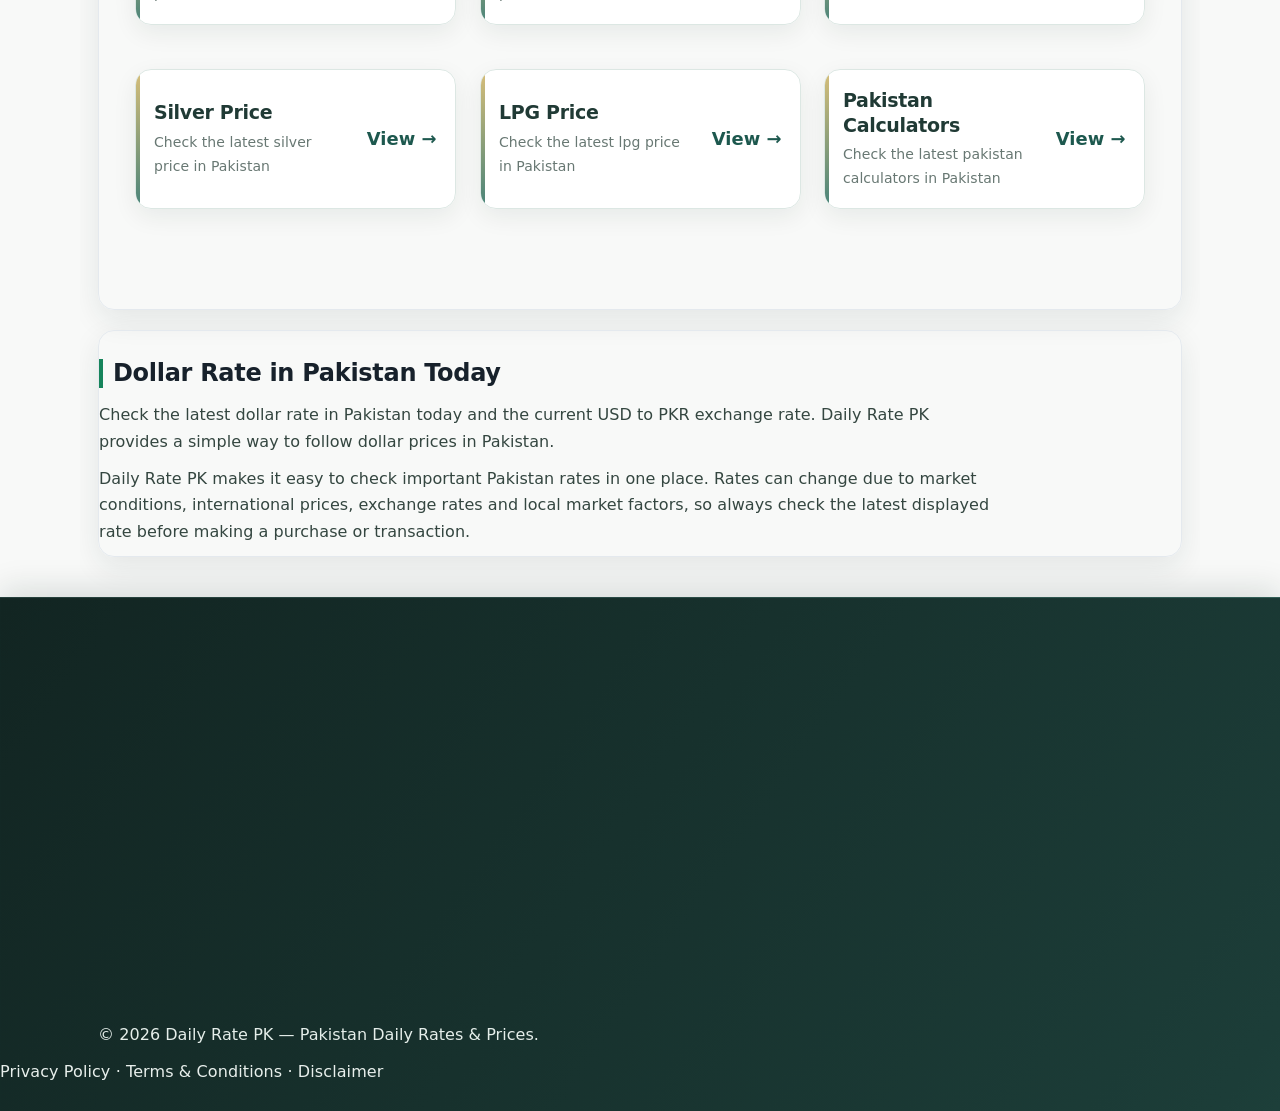
<file: dollar-rate.html>
<!DOCTYPE html>
<html lang="en">
<head>
<meta charset="UTF-8">
<meta name="viewport" content="width=device-width, initial-scale=1.0">
<title>Dollar Rate in Pakistan Today | USD to PKR Exchange Rate</title>
<meta name="description" content="Check the latest dollar rate in Pakistan today and USD to PKR exchange rate. Get updated US dollar prices in Pakistan on Daily Rate PK.">
<meta name="robots" content="index,follow">
<link rel="stylesheet" href="style.css">
<script async src="https://pagead2.googlesyndication.com/pagead/js/adsbygoogle.js?client=ca-pub-8396881630491838"
     crossorigin="anonymous"></script>
<meta name="google-adsense-account" content="ca-pub-8396881630491838">
</head>
<body class="page-footer-fix">

<header class="site-header">
<div class="container nav-wrap">
<a class="logo" href="index.html"><img src="images/dailyratepk-logo.webp" alt="DailyRatePK"></a>
<nav>
<a href="index.html">Home</a>
<a href="petrol-price.html">Petrol</a>
<a href="gold-price.html">Gold</a>
<a href="dollar-rate.html">Dollar</a>
<a href="calculators.html">Calculators</a><a href="about.html">About</a><a href="contact.html">Contact</a></nav>
</div>
</header>

<main class="container page-content">
<section class="page-hero">
<span class="eyebrow">CURRENCY • PAKISTAN</span>
<h1>Dollar Rate in Pakistan Today</h1>
<p>Latest USD to PKR exchange rate and currency updates.</p>
</section>

<section class="rate-highlight">
<h2>USD to PKR Today</h2>
<div class="price">Updating</div>
<p>1 US Dollar</p>
</section>

<section class="content-section">
<h2>Currency Rates</h2>
<div class="table-wrap">
<table>
<tr><th>Currency</th><th>Buy</th><th>Sell</th></tr>
<tr><td>USD / PKR</td><td class="usd-buy">Updating</td><td class="usd-sell">Updating</td></tr>
<tr><td>AED / PKR</td><td class="aed-buy">Updating</td><td class="aed-sell">Updating</td></tr>
<tr><td>SAR / PKR</td><td class="sar-buy">Updating</td><td class="sar-sell">Updating</td></tr>
<tr><td>GBP / PKR</td><td class="gbp-buy">Updating</td><td class="gbp-sell">Updating</td></tr>
</table>
</div>
</section>

<section class="content-section">
<h2>USD to PKR History</h2>
<p>Compare today's dollar rate with previous exchange rates and track currency movements.</p>
</section>

<section class="faq">
<h2>Frequently Asked Questions</h2>
<h3>What is the dollar rate in Pakistan today?</h3>
<p>The latest verified USD to PKR rate will appear above.</p>
<h3>How much is 1 USD in Pakistani Rupees?</h3>
<p>The current conversion rate is shown in the USD to PKR section.</p>
</section>

<section class="section related-seo">
<div class="container">
<div class="section-heading">
<span>RELATED PAKISTAN RATES</span>
<h2>Dollar and Other Pakistan Rates</h2>
<p>Explore the latest Pakistan rates, prices and useful calculators on Daily Rate PK.</p>
</div>
<div class="rate-grid">
<a href="petrol-price.html" class="rate-card"><div><h3>Petrol Price</h3><p>Check the latest petrol price in Pakistan</p></div><b>View →</b></a><a href="diesel-price.html" class="rate-card"><div><h3>Diesel Price</h3><p>Check the latest diesel price in Pakistan</p></div><b>View →</b></a><a href="gold-price.html" class="rate-card"><div><h3>Gold Price</h3><p>Check the latest gold price in Pakistan</p></div><b>View →</b></a><a href="silver-price.html" class="rate-card"><div><h3>Silver Price</h3><p>Check the latest silver price in Pakistan</p></div><b>View →</b></a><a href="lpg-price.html" class="rate-card"><div><h3>LPG Price</h3><p>Check the latest lpg price in Pakistan</p></div><b>View →</b></a><a href="calculators.html" class="rate-card"><div><h3>Pakistan Calculators</h3><p>Check the latest pakistan calculators in Pakistan</p></div><b>View →</b></a>
</div>
</div>
</section>


<section class="content-section seo-content">
<h2>Dollar Rate in Pakistan Today</h2>
<p>Check the latest dollar rate in Pakistan today and the current USD to PKR exchange rate. Daily Rate PK provides a simple way to follow dollar prices in Pakistan.</p>
<p>Daily Rate PK makes it easy to check important Pakistan rates in one place. Rates can change due to market conditions, international prices, exchange rates and local market factors, so always check the latest displayed rate before making a purchase or transaction.</p>
<!-- SEO INFORMATION SECTION -->
</section>

</main>

<footer>
<div class="container">
<a class="logo" href="index.html"><img src="images/dailyratepk-logo.webp" alt="DailyRatePK"></a>
<p>© 2026 Daily Rate PK — Pakistan Daily Rates & Prices.</p>
</div>

<div class="legal-links"><a href="privacy-policy.html">Privacy Policy</a> · <a href="terms.html">Terms & Conditions</a> · <a href="disclaimer.html">Disclaimer</a></div>
</footer>

<script src="data.js?v=20260917"></script>
<script>
document.addEventListener("DOMContentLoaded", () => {
  const c = DAILY_RATES.currency;

  document.querySelectorAll(".price").forEach(e => {
    e.textContent = c.usd === null
      ? "Updating"
      : "PKR " + Number(c.usd).toLocaleString("en-PK");
  });

  const setRate = (selector, value) => {
    document.querySelector(selector).textContent =
      value === null ? "Updating" : "PKR " + Number(value).toLocaleString("en-PK");
  };

  setRate(".usd-buy", c.usd);
  setRate(".usd-sell", c.usd);
  setRate(".aed-buy", c.aed);
  setRate(".aed-sell", c.aed);
  setRate(".sar-buy", c.sar);
  setRate(".sar-sell", c.sar);
  setRate(".gbp-buy", c.gbp);
  setRate(".gbp-sell", c.gbp);
});
</script>
</body>
</html>
</file>
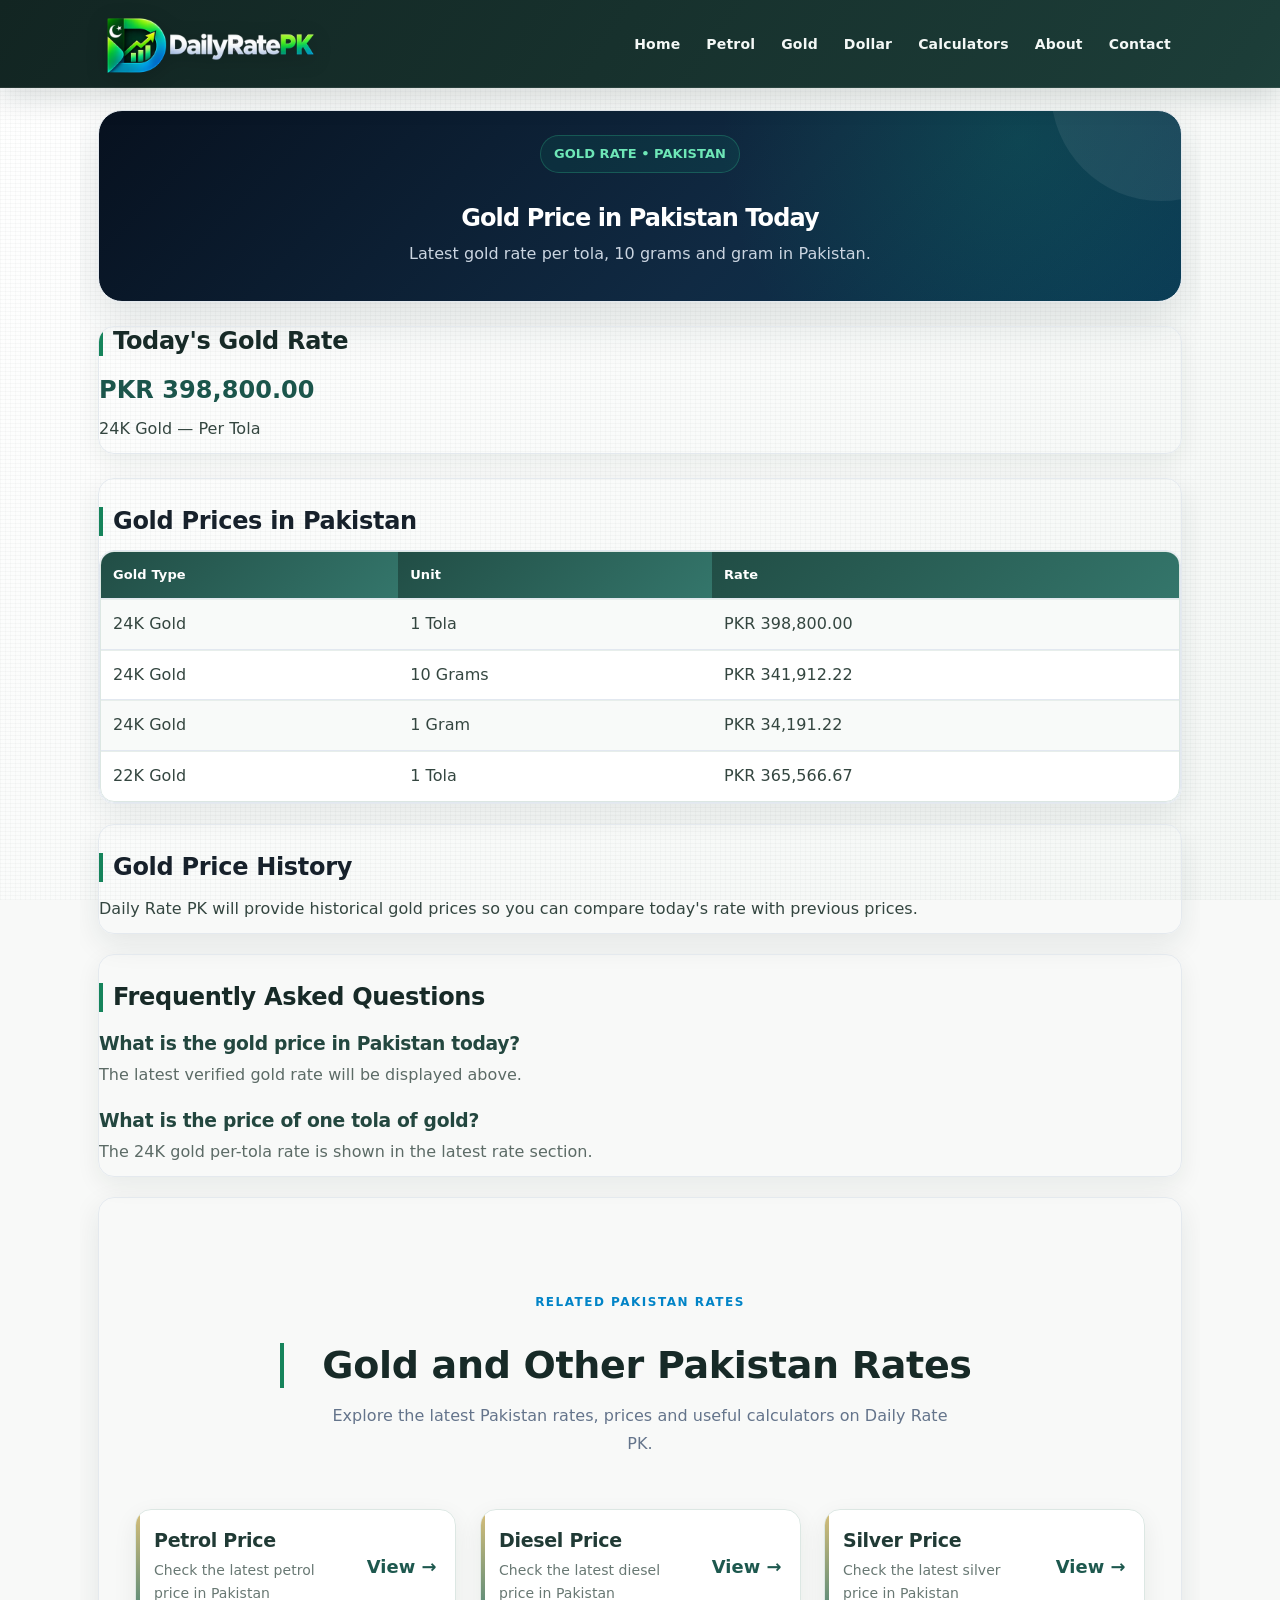
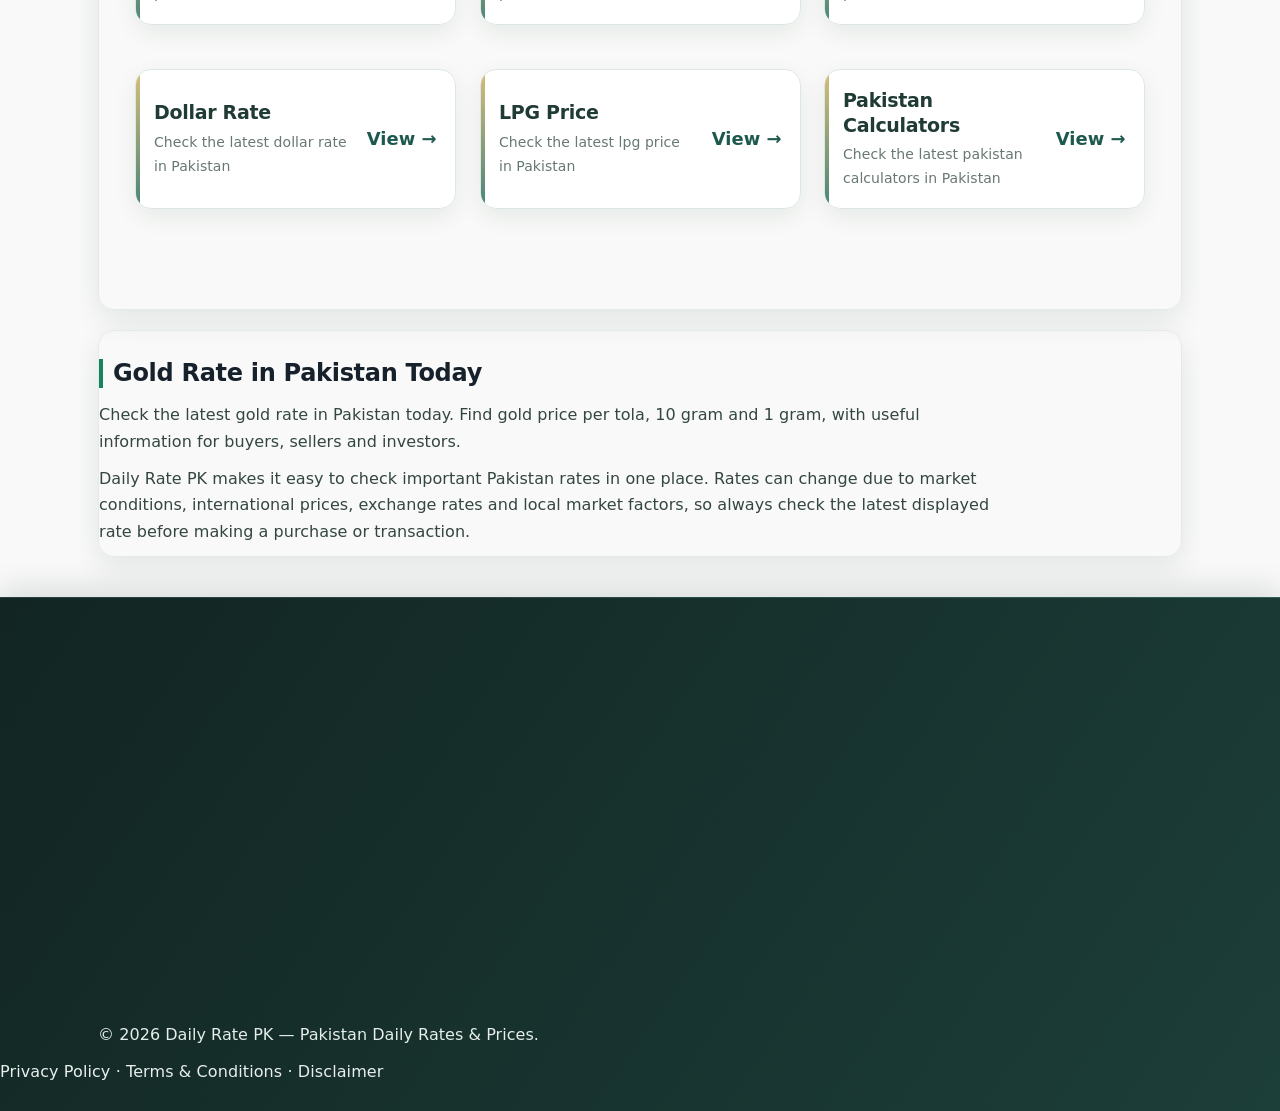
<file: gold-price.html>
<!DOCTYPE html>
<html lang="en">
<head>
<meta charset="UTF-8">
<meta name="viewport" content="width=device-width, initial-scale=1.0">
<title>Gold Rate in Pakistan Today | Latest Gold Price in Pakistan</title>
<meta name="description" content="Check the latest gold rate in Pakistan today, including gold price per tola, 10 gram and 1 gram. Get updated Pakistan gold prices on Daily Rate PK.">
<meta name="robots" content="index,follow">
<link rel="stylesheet" href="style.css">
<script async src="https://pagead2.googlesyndication.com/pagead/js/adsbygoogle.js?client=ca-pub-8396881630491838"
     crossorigin="anonymous"></script>
<meta name="google-adsense-account" content="ca-pub-8396881630491838">
</head>
<body class="page-footer-fix">

<header class="site-header">
<div class="container nav-wrap">
<a class="logo" href="index.html"><img src="images/dailyratepk-logo.webp" alt="DailyRatePK"></a>
<nav>
<a href="index.html">Home</a>
<a href="petrol-price.html">Petrol</a>
<a href="gold-price.html">Gold</a>
<a href="dollar-rate.html">Dollar</a>
<a href="calculators.html">Calculators</a><a href="about.html">About</a><a href="contact.html">Contact</a></nav>
</div>
</header>

<main class="container page-content">
<section class="page-hero">
<span class="eyebrow">GOLD RATE • PAKISTAN</span>
<h1>Gold Price in Pakistan Today</h1>
<p>Latest gold rate per tola, 10 grams and gram in Pakistan.</p>
</section>

<section class="rate-highlight">
<h2>Today's Gold Rate</h2>
<div class="price" id="gold-main-price">Updating</div>
<p>24K Gold — Per Tola</p>
</section>

<section class="content-section">
<h2>Gold Prices in Pakistan</h2>
<div class="table-wrap">
<table>
<tr><th>Gold Type</th><th>Unit</th><th>Rate</th></tr>
<tr><td>24K Gold</td><td>1 Tola</td><td id="gold-tola">Updating</td></tr>
<tr><td>24K Gold</td><td>10 Grams</td><td id="gold-10g">Updating</td></tr>
<tr><td>24K Gold</td><td>1 Gram</td><td id="gold-gram">Updating</td></tr>
<tr><td>22K Gold</td><td>1 Tola</td><td id="gold-22k-tola">Updating</td></tr>
</table>
</div>
</section>

<section class="content-section">
<h2>Gold Price History</h2>
<p>Daily Rate PK will provide historical gold prices so you can compare today's rate with previous prices.</p>
</section>

<section class="faq">
<h2>Frequently Asked Questions</h2>
<h3>What is the gold price in Pakistan today?</h3>
<p>The latest verified gold rate will be displayed above.</p>
<h3>What is the price of one tola of gold?</h3>
<p>The 24K gold per-tola rate is shown in the latest rate section.</p>
</section>

<section class="section related-seo">
<div class="container">
<div class="section-heading">
<span>RELATED PAKISTAN RATES</span>
<h2>Gold and Other Pakistan Rates</h2>
<p>Explore the latest Pakistan rates, prices and useful calculators on Daily Rate PK.</p>
</div>
<div class="rate-grid">
<a href="petrol-price.html" class="rate-card"><div><h3>Petrol Price</h3><p>Check the latest petrol price in Pakistan</p></div><b>View →</b></a><a href="diesel-price.html" class="rate-card"><div><h3>Diesel Price</h3><p>Check the latest diesel price in Pakistan</p></div><b>View →</b></a><a href="silver-price.html" class="rate-card"><div><h3>Silver Price</h3><p>Check the latest silver price in Pakistan</p></div><b>View →</b></a><a href="dollar-rate.html" class="rate-card"><div><h3>Dollar Rate</h3><p>Check the latest dollar rate in Pakistan</p></div><b>View →</b></a><a href="lpg-price.html" class="rate-card"><div><h3>LPG Price</h3><p>Check the latest lpg price in Pakistan</p></div><b>View →</b></a><a href="calculators.html" class="rate-card"><div><h3>Pakistan Calculators</h3><p>Check the latest pakistan calculators in Pakistan</p></div><b>View →</b></a>
</div>
</div>
</section>


<section class="content-section seo-content">
<h2>Gold Rate in Pakistan Today</h2>
<p>Check the latest gold rate in Pakistan today. Find gold price per tola, 10 gram and 1 gram, with useful information for buyers, sellers and investors.</p>
<p>Daily Rate PK makes it easy to check important Pakistan rates in one place. Rates can change due to market conditions, international prices, exchange rates and local market factors, so always check the latest displayed rate before making a purchase or transaction.</p>
<!-- SEO INFORMATION SECTION -->
</section>

</main>

<footer>
<div class="container">
<a class="logo" href="index.html"><img src="images/dailyratepk-logo.webp" alt="DailyRatePK"></a>
<p>© 2026 Daily Rate PK — Pakistan Daily Rates & Prices.</p>
</div>

<div class="legal-links"><a href="privacy-policy.html">Privacy Policy</a> · <a href="terms.html">Terms & Conditions</a> · <a href="disclaimer.html">Disclaimer</a></div>
</footer>

<script src="data.js?v=20260917"></script>
<script>
document.addEventListener("DOMContentLoaded", function(){
    const r = DAILY_RATES.metals;

    const money = value =>
        value === null || value === undefined
            ? "Updating"
            : "PKR " + Number(value).toLocaleString("en-PK", {
                minimumFractionDigits: 2,
                maximumFractionDigits: 2
              });

    document.getElementById("gold-main-price").textContent = money(r.gold24kTola);
    document.getElementById("gold-tola").textContent = money(r.gold24kTola);
    document.getElementById("gold-10g").textContent = money(r.gold24k10g);
    document.getElementById("gold-gram").textContent = money(r.gold24kGram);
    document.getElementById("gold-22k-tola").textContent = money(r.gold22kTola);
});
</script>
</body>
</html>
</file>
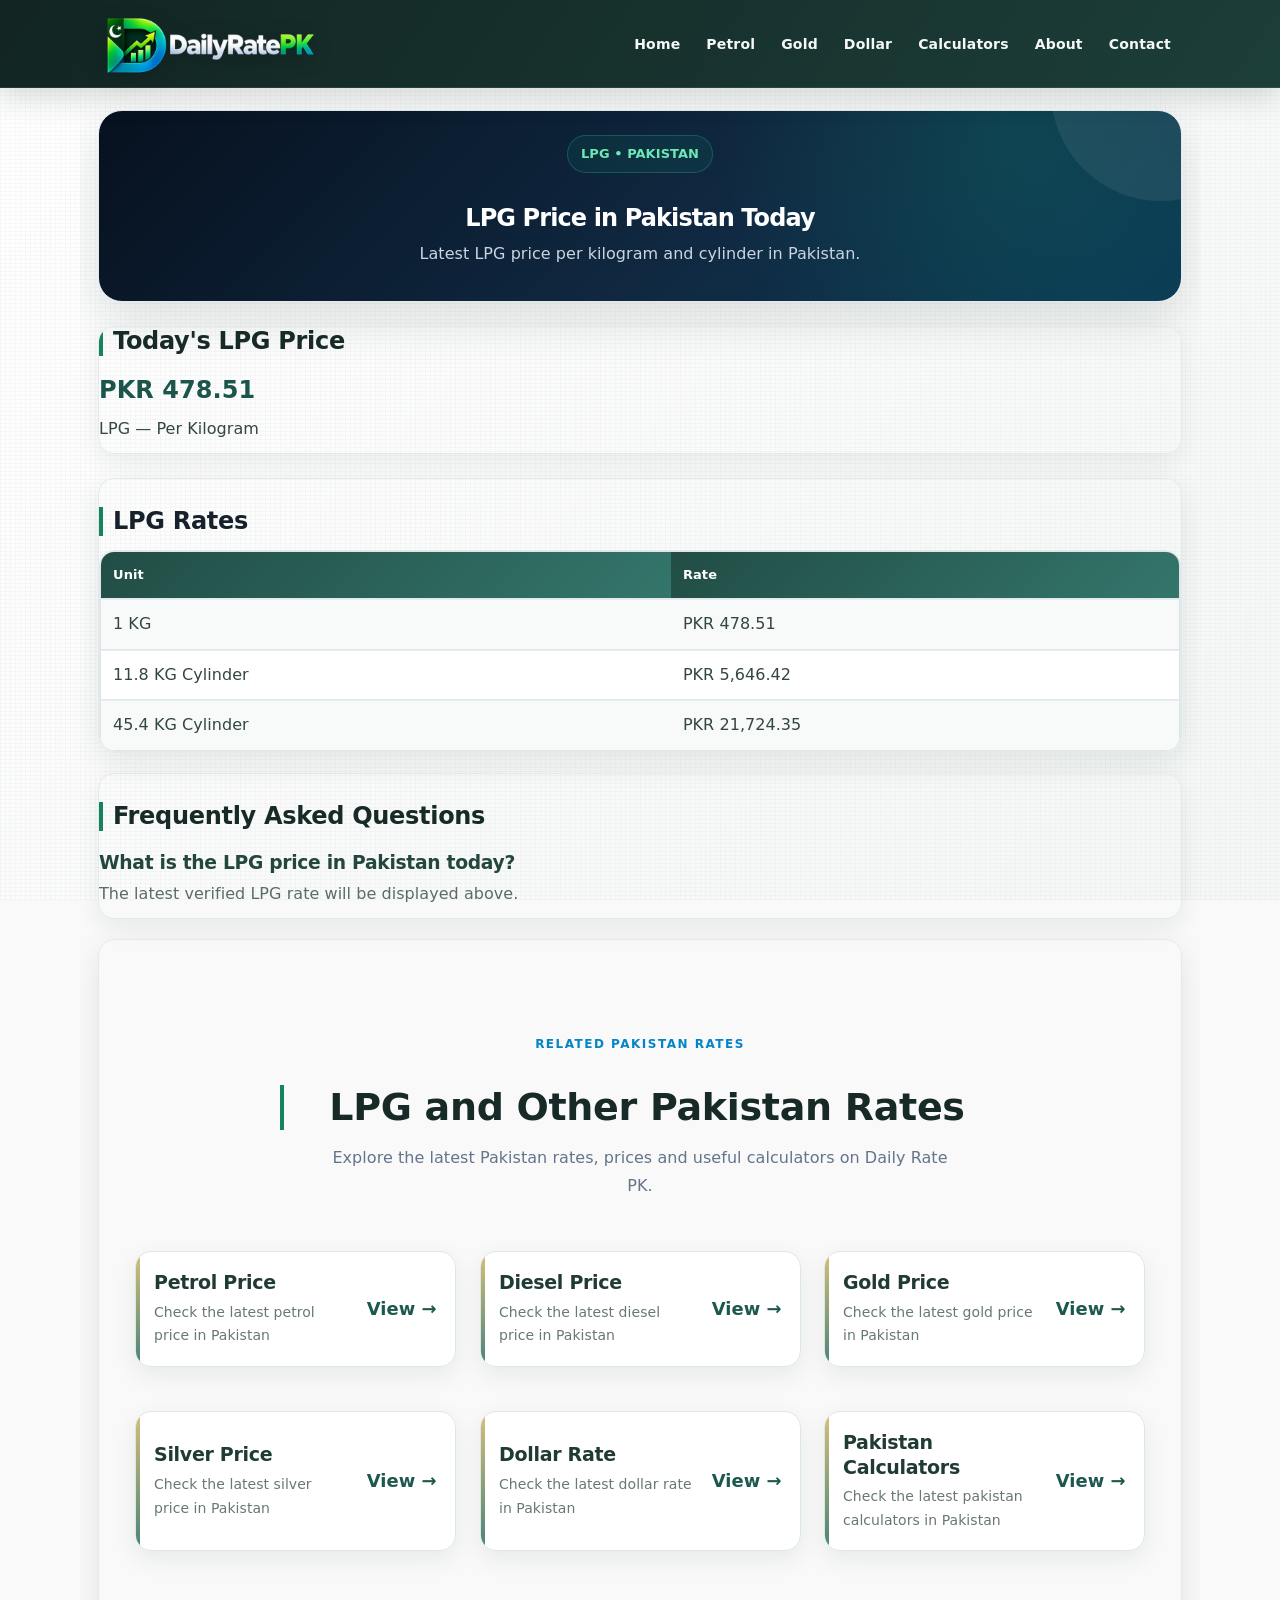
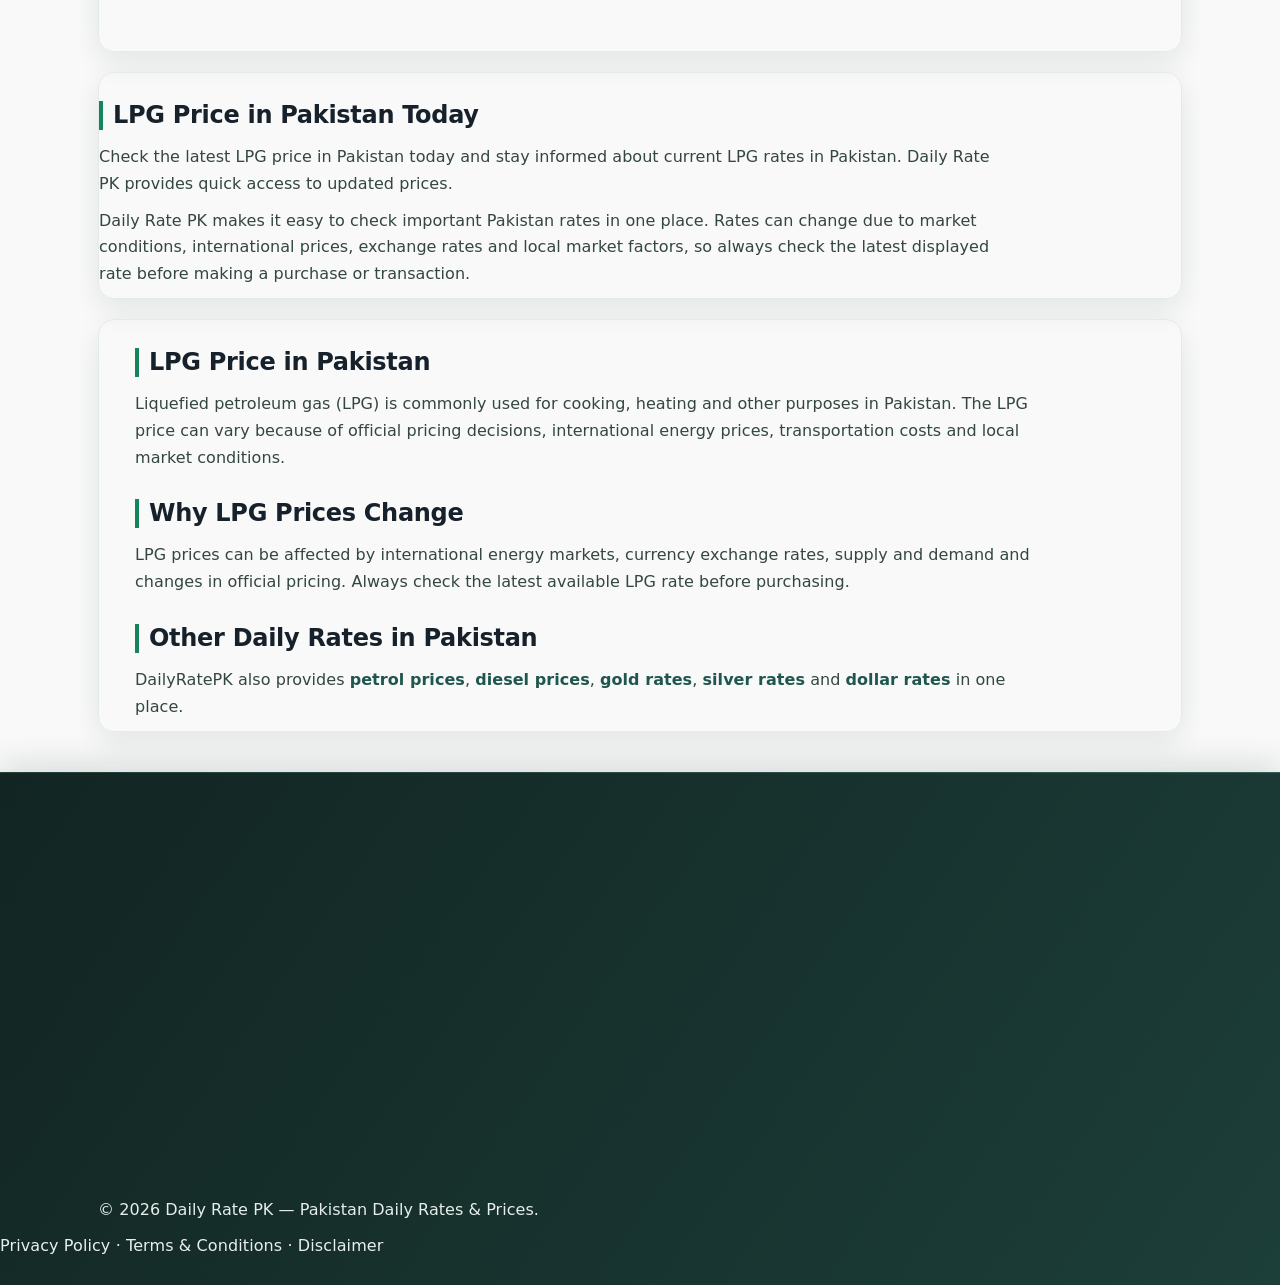
<file: lpg-price.html>
<!DOCTYPE html>
<html lang="en">
<head>
<meta charset="UTF-8">
<meta name="viewport" content="width=device-width, initial-scale=1.0">
<title>LPG Price in Pakistan Today | Latest LPG Rate in Pakistan</title>
<meta name="description" content="Check the latest LPG price in Pakistan today, including the current LPG rate in Pakistan. Get updated LPG prices on Daily Rate PK.">
<meta name="robots" content="index,follow">
<link rel="stylesheet" href="style.css">
<script async src="https://pagead2.googlesyndication.com/pagead/js/adsbygoogle.js?client=ca-pub-8396881630491838"
     crossorigin="anonymous"></script>
<meta name="google-adsense-account" content="ca-pub-8396881630491838">
</head>
<body class="page-footer-fix">
<header class="site-header"><div class="container nav-wrap">
<a class="logo" href="index.html"><img src="images/dailyratepk-logo.webp" alt="DailyRatePK"></a>
<nav><a href="index.html">Home</a><a href="petrol-price.html">Petrol</a><a href="gold-price.html">Gold</a><a href="dollar-rate.html">Dollar</a><a href="calculators.html">Calculators</a><a href="about.html">About</a><a href="contact.html">Contact</a></nav>
</div></header>

<main class="container page-content">
<section class="page-hero">
<span class="eyebrow">LPG • PAKISTAN</span>
<h1>LPG Price in Pakistan Today</h1>
<p>Latest LPG price per kilogram and cylinder in Pakistan.</p>
</section>

<section class="rate-highlight">
<h2>Today's LPG Price</h2>
<div class="price" id="lpg-main-price">Updating</div>
<p>LPG — Per Kilogram</p>
</section>

<section class="content-section">
<h2>LPG Rates</h2>
<div class="table-wrap">
<table>
<tr><th>Unit</th><th>Rate</th></tr>
<tr><td>1 KG</td><td id="lpg-kg">Updating</td></tr>
<tr><td>11.8 KG Cylinder</td><td id="lpg-11-8">Updating</td></tr>
<tr><td>45.4 KG Cylinder</td><td id="lpg-45-4">Updating</td></tr>
</table>
</div>
</section>

<section class="faq">
<h2>Frequently Asked Questions</h2>
<h3>What is the LPG price in Pakistan today?</h3>
<p>The latest verified LPG rate will be displayed above.</p>
</section>

<section class="section related-seo">
<div class="container">
<div class="section-heading">
<span>RELATED PAKISTAN RATES</span>
<h2>LPG and Other Pakistan Rates</h2>
<p>Explore the latest Pakistan rates, prices and useful calculators on Daily Rate PK.</p>
</div>
<div class="rate-grid">
<a href="petrol-price.html" class="rate-card"><div><h3>Petrol Price</h3><p>Check the latest petrol price in Pakistan</p></div><b>View →</b></a><a href="diesel-price.html" class="rate-card"><div><h3>Diesel Price</h3><p>Check the latest diesel price in Pakistan</p></div><b>View →</b></a><a href="gold-price.html" class="rate-card"><div><h3>Gold Price</h3><p>Check the latest gold price in Pakistan</p></div><b>View →</b></a><a href="silver-price.html" class="rate-card"><div><h3>Silver Price</h3><p>Check the latest silver price in Pakistan</p></div><b>View →</b></a><a href="dollar-rate.html" class="rate-card"><div><h3>Dollar Rate</h3><p>Check the latest dollar rate in Pakistan</p></div><b>View →</b></a><a href="calculators.html" class="rate-card"><div><h3>Pakistan Calculators</h3><p>Check the latest pakistan calculators in Pakistan</p></div><b>View →</b></a>
</div>
</div>
</section>


<section class="content-section seo-content">
<h2>LPG Price in Pakistan Today</h2>
<p>Check the latest LPG price in Pakistan today and stay informed about current LPG rates in Pakistan. Daily Rate PK provides quick access to updated prices.</p>
<p>Daily Rate PK makes it easy to check important Pakistan rates in one place. Rates can change due to market conditions, international prices, exchange rates and local market factors, so always check the latest displayed rate before making a purchase or transaction.</p>
<!-- SEO INFORMATION SECTION -->
</section>

<section class="content-section seo-home">
<div class="container">
<h2>LPG Price in Pakistan</h2>
<p>Liquefied petroleum gas (LPG) is commonly used for cooking, heating and other purposes in Pakistan. The LPG price can vary because of official pricing decisions, international energy prices, transportation costs and local market conditions.</p>

<h2>Why LPG Prices Change</h2>
<p>LPG prices can be affected by international energy markets, currency exchange rates, supply and demand and changes in official pricing. Always check the latest available LPG rate before purchasing.</p>

<h2>Other Daily Rates in Pakistan</h2>
<p>DailyRatePK also provides <a href="petrol-price.html">petrol prices</a>, <a href="diesel-price.html">diesel prices</a>, <a href="gold-price.html">gold rates</a>, <a href="silver-price.html">silver rates</a> and <a href="dollar-rate.html">dollar rates</a> in one place.</p>
</div>
</section>

</main>

<footer>
<div class="container">
<a class="logo" href="index.html"><img src="images/dailyratepk-logo.webp" alt="DailyRatePK"></a>
<p>© 2026 Daily Rate PK — Pakistan Daily Rates & Prices.</p>
</div>

<div class="legal-links"><a href="privacy-policy.html">Privacy Policy</a> · <a href="terms.html">Terms & Conditions</a> · <a href="disclaimer.html">Disclaimer</a></div>
</footer>

<script src="data.js?v=20260917"></script>
<script>
document.addEventListener("DOMContentLoaded", function(){
    const rate = DAILY_RATES.fuel.lpg;

    const money = value =>
        value === null || value === undefined
            ? "Updating"
            : "PKR " + Number(value).toLocaleString("en-PK", {
                minimumFractionDigits: 2,
                maximumFractionDigits: 2
              });

    document.getElementById("lpg-main-price").textContent = money(rate);
    document.getElementById("lpg-kg").textContent = money(rate);
    document.getElementById("lpg-11-8").textContent = money(rate * 11.8);
    document.getElementById("lpg-45-4").textContent = money(rate * 45.4);
});
</script>
</body>
</html>
</file>
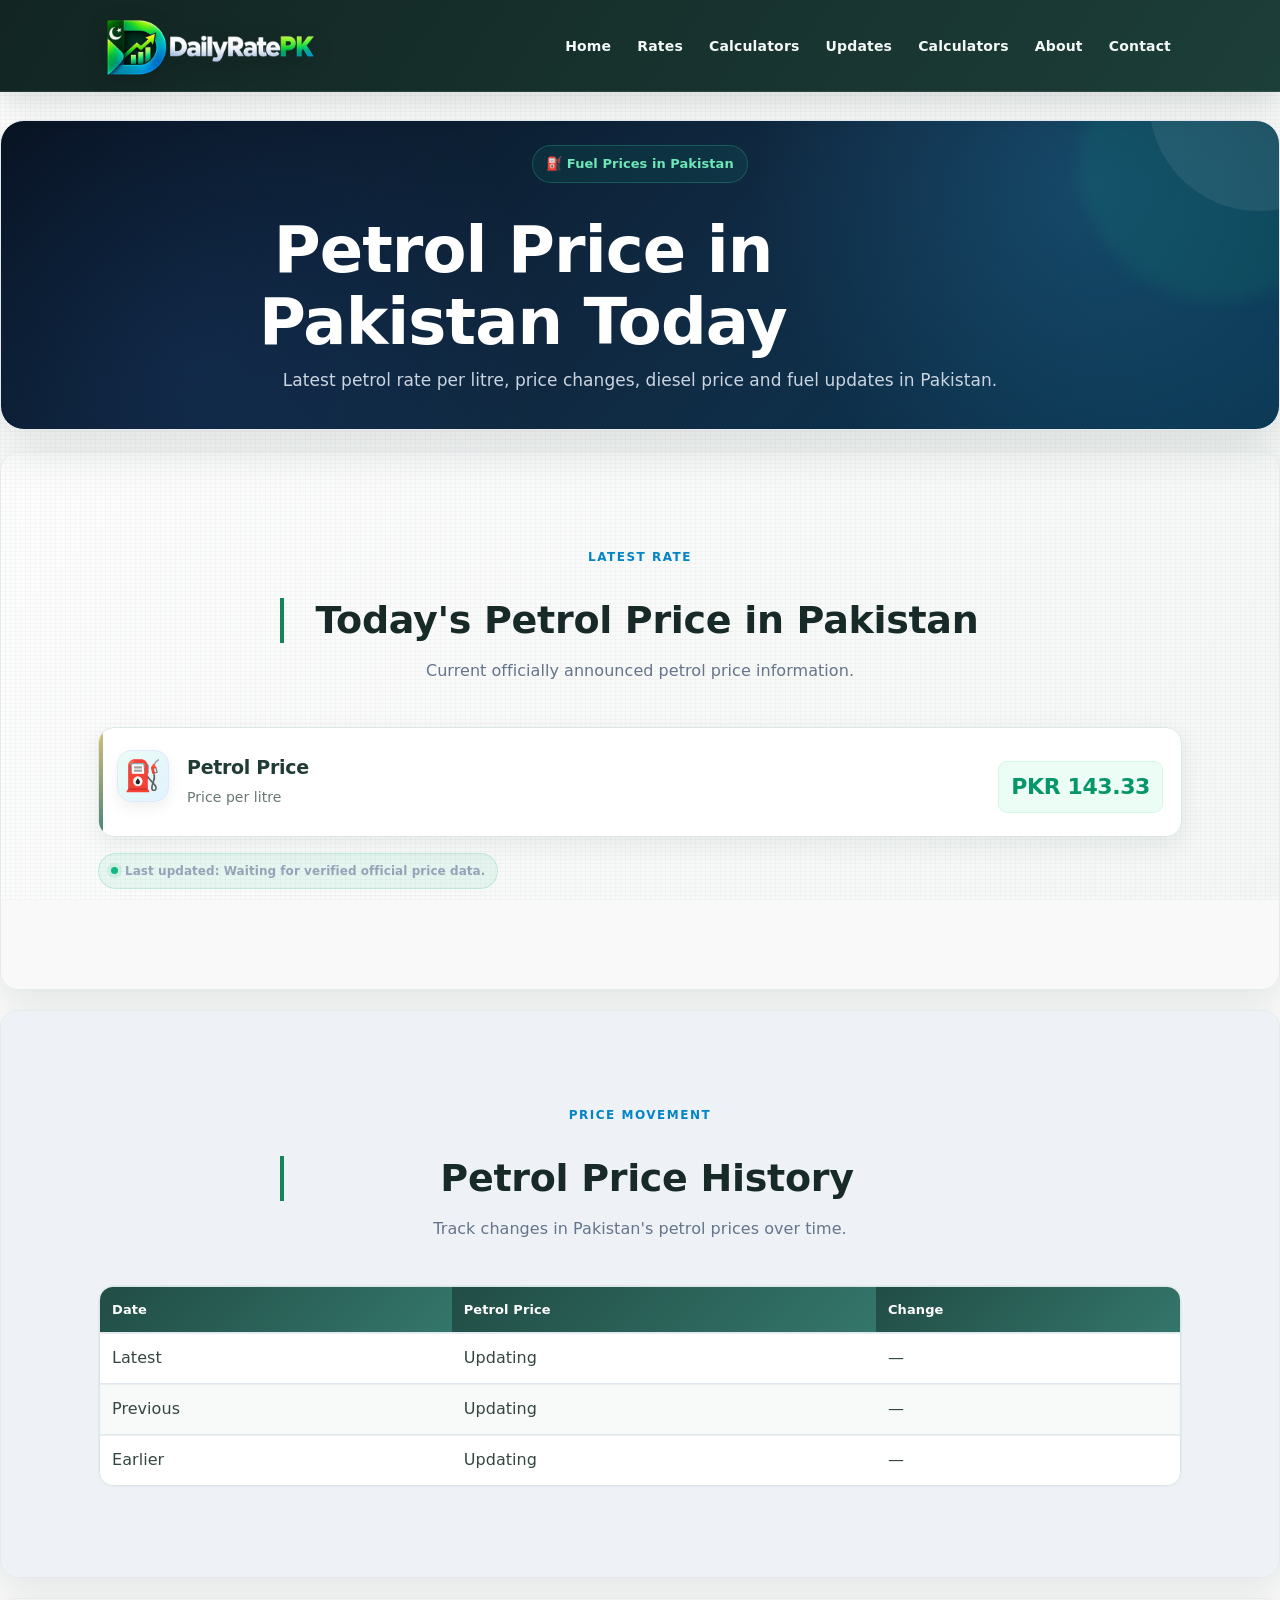
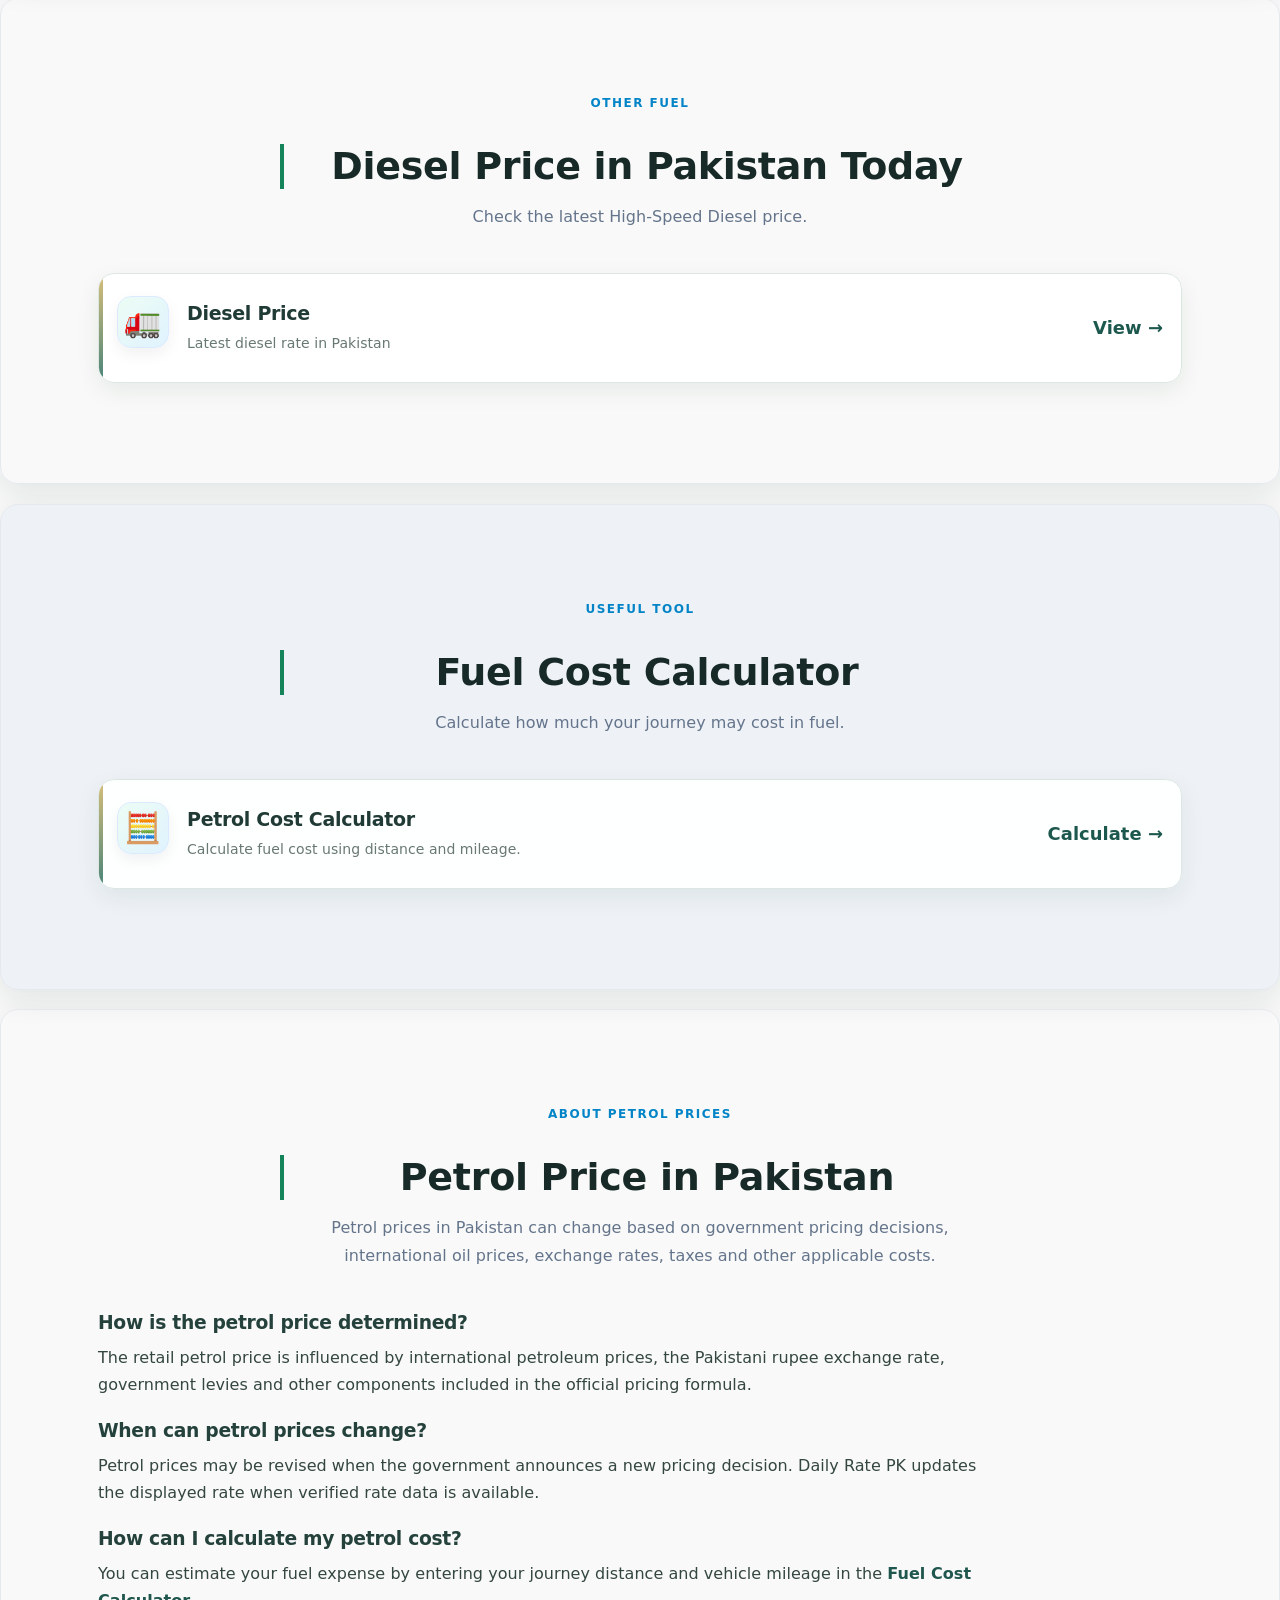
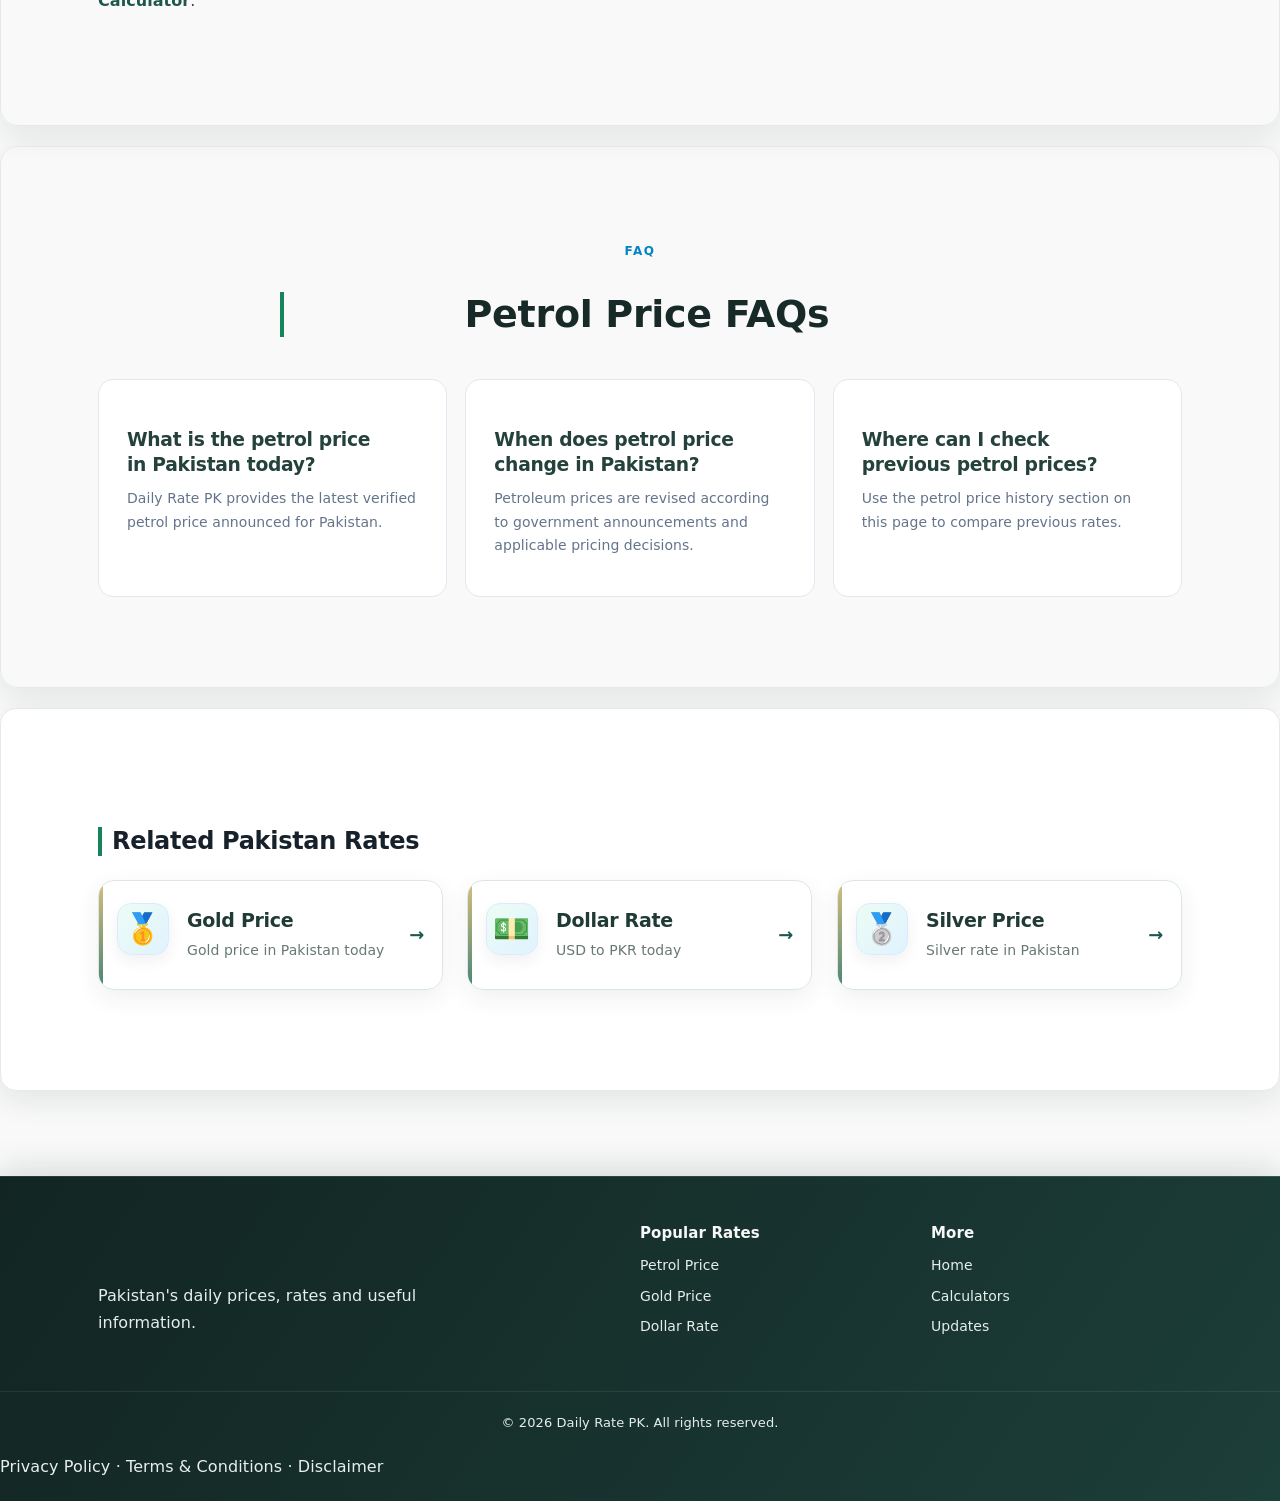
<file: petrol-price.html>
<!DOCTYPE html>
<html lang="en">
<head>
    <meta charset="UTF-8">
    <meta name="viewport" content="width=device-width, initial-scale=1.0">

    <title>Petrol Price in Pakistan Today | Latest Petrol Rate in Pakistan</title>

    <meta name="description" content="Check the latest petrol price in Pakistan today, current petrol rate per litre, previous price, price changes, diesel rate and fuel updates.">

    <meta name="robots" content="index, follow, max-image-preview:large">

    <link rel="canonical" href="petrol-price.html">

    <link rel="stylesheet" href="style.css">

<script type="application/ld+json">
{
  "@context": "https://schema.org",
  "@type": "FAQPage",
  "mainEntity": [
    {
      "@type": "Question",
      "name": "What is the petrol price in Pakistan today?",
      "acceptedAnswer": {
        "@type": "Answer",
        "text": "Daily Rate PK provides the latest verified petrol price announced for Pakistan when verified rate data is available."
      }
    },
    {
      "@type": "Question",
      "name": "When does petrol price change in Pakistan?",
      "acceptedAnswer": {
        "@type": "Answer",
        "text": "Petroleum prices may be revised according to government announcements and applicable pricing decisions."
      }
    },
    {
      "@type": "Question",
      "name": "Where can I check previous petrol prices in Pakistan?",
      "acceptedAnswer": {
        "@type": "Answer",
        "text": "The petrol price history section on Daily Rate PK can be used to compare previous petrol rates when historical data is available."
      }
    }
  ]
}
</script>

<script async src="https://pagead2.googlesyndication.com/pagead/js/adsbygoogle.js?client=ca-pub-8396881630491838"
     crossorigin="anonymous"></script>
<meta name="google-adsense-account" content="ca-pub-8396881630491838">
</head>

<body>

<header class="site-header">
    <div class="container nav">

        <a class="logo" href="index.html"><img src="images/dailyratepk-logo.webp" alt="DailyRatePK"></a>

        <nav aria-label="Main navigation">
            <a href="index.html">Home</a>
            <a href="index.html#rates">Rates</a>
            <a href="index.html#calculators">Calculators</a>
            <a href="index.html#updates">Updates</a>
        <a href="calculators.html">Calculators</a><a href="about.html">About</a><a href="contact.html">Contact</a></nav>

    </div>
</header>


<main>

<section class="hero">
    <div class="container">

        <span class="eyebrow">⛽ Fuel Prices in Pakistan</span>

        <h1>Petrol Price in Pakistan Today</h1>

        <p>
            Latest petrol rate per litre, price changes,
            diesel price and fuel updates in Pakistan.
        </p>

    </div>
</section>


<section class="section">
    <div class="container">

        <div class="section-heading">
            <span>LATEST RATE</span>
            <h2>Today's Petrol Price in Pakistan</h2>
            <p>Current officially announced petrol price information.</p>
        </div>

        <div class="rate-card featured">

            <div class="icon">⛽</div>

            <div>
                <h3>Petrol Price</h3>
                <p>Price per litre</p>
            </div>

            <strong class="price">Updating</strong>

        </div>

        <p class="updated">
            Last updated: Waiting for verified official price data.
        </p>

    </div>
</section>


<section class="section alt">
    <div class="container">

        <div class="section-heading">
            <span>PRICE MOVEMENT</span>
            <h2>Petrol Price History</h2>
            <p>Track changes in Pakistan's petrol prices over time.</p>
        </div>

        <div class="table-wrap">

            <table>
                <thead>
                    <tr>
                        <th>Date</th>
                        <th>Petrol Price</th>
                        <th>Change</th>
                    </tr>
                </thead>

                <tbody>
                    <tr>
                        <td>Latest</td>
                        <td>Updating</td>
                        <td>—</td>
                    </tr>

                    <tr>
                        <td>Previous</td>
                        <td>Updating</td>
                        <td>—</td>
                    </tr>

                    <tr>
                        <td>Earlier</td>
                        <td>Updating</td>
                        <td>—</td>
                    </tr>
                </tbody>

            </table>

        </div>

    </div>
</section>


<section class="section">
    <div class="container">

        <div class="section-heading">
            <span>OTHER FUEL</span>
            <h2>Diesel Price in Pakistan Today</h2>
            <p>Check the latest High-Speed Diesel price.</p>
        </div>

        <a href="diesel-price.html" class="rate-card">

            <div class="icon">🚛</div>

            <div>
                <h3>Diesel Price</h3>
                <p>Latest diesel rate in Pakistan</p>
            </div>

            <b>View →</b>

        </a>

    </div>
</section>

<section class="section alt">
    <div class="container">

        <div class="section-heading">
            <span>USEFUL TOOL</span>
            <h2>Fuel Cost Calculator</h2>
            <p>Calculate how much your journey may cost in fuel.</p>
        </div>

        <a href="calculators.html" class="rate-card">

            <div class="icon">🧮</div>

            <div>
                <h3>Petrol Cost Calculator</h3>
                <p>Calculate fuel cost using distance and mileage.</p>
            </div>

            <b>Calculate →</b>

        </a>

    </div>
</section>

<section class="section">
    <div class="container">

        <div class="section-heading">
            <span>ABOUT PETROL PRICES</span>
            <h2>Petrol Price in Pakistan</h2>
            <p>
                Petrol prices in Pakistan can change based on government
                pricing decisions, international oil prices, exchange rates,
                taxes and other applicable costs.
            </p>
        </div>

        <div class="content-section">

            <h3>How is the petrol price determined?</h3>
            <p>
                The retail petrol price is influenced by international
                petroleum prices, the Pakistani rupee exchange rate,
                government levies and other components included in the
                official pricing formula.
            </p>

            <h3>When can petrol prices change?</h3>
            <p>
                Petrol prices may be revised when the government announces
                a new pricing decision. Daily Rate PK updates the displayed
                rate when verified rate data is available.
            </p>

            <h3>How can I calculate my petrol cost?</h3>
            <p>
                You can estimate your fuel expense by entering your journey
                distance and vehicle mileage in the
                <a href="calculators.html">Fuel Cost Calculator</a>.
            </p>

        </div>

    </div>
</section>

<section class="section">
    <div class="container">

        <div class="section-heading">
            <span>FAQ</span>
            <h2>Petrol Price FAQs</h2>
        </div>

        <div class="update-grid">

            <article class="update-card">
                <h3>What is the petrol price in Pakistan today?</h3>
                <p>
                    Daily Rate PK provides the latest verified
                    petrol price announced for Pakistan.
                </p>
            </article>

            <article class="update-card">
                <h3>When does petrol price change in Pakistan?</h3>
                <p>
                    Petroleum prices are revised according to
                    government announcements and applicable
                    pricing decisions.
                </p>
            </article>

            <article class="update-card">
                <h3>Where can I check previous petrol prices?</h3>
                <p>
                    Use the petrol price history section on
                    this page to compare previous rates.
                </p>
            </article>

        </div>

    </div>
</section>


<section class="section about">
    <div class="container">

        <h2>Related Pakistan Rates</h2>

        <div class="rate-grid">

            <a href="gold-price.html" class="rate-card">
                <div class="icon">🥇</div>
                <div>
                    <h3>Gold Price</h3>
                    <p>Gold price in Pakistan today</p>
                </div>
                <b>→</b>
            </a>

            <a href="dollar-rate.html" class="rate-card">
                <div class="icon">💵</div>
                <div>
                    <h3>Dollar Rate</h3>
                    <p>USD to PKR today</p>
                </div>
                <b>→</b>
            </a>

            <a href="silver-price.html" class="rate-card">
                <div class="icon">🥈</div>
                <div>
                    <h3>Silver Price</h3>
                    <p>Silver rate in Pakistan</p>
                </div>
                <b>→</b>
            </a>

        </div>

    </div>
</section>

</main>


<footer class="footer">

    <div class="container footer-grid">

        <div>
            <a class="logo" href="index.html"><img src="images/dailyratepk-logo.webp" alt="DailyRatePK"></a>
            <p>Pakistan's daily prices, rates and useful information.</p>
        </div>

        <div>
            <h3>Popular Rates</h3>
            <a href="petrol-price.html">Petrol Price</a>
            <a href="gold-price.html">Gold Price</a>
            <a href="dollar-rate.html">Dollar Rate</a>
        </div>

        <div>
            <h3>More</h3>
            <a href="index.html">Home</a>
            <a href="index.html#calculators">Calculators</a>
            <a href="index.html#updates">Updates</a>
        </div>

    </div>

    <div class="copyright">
        © 2026 Daily Rate PK. All rights reserved.
    </div>


<div class="legal-links"><a href="privacy-policy.html">Privacy Policy</a> · <a href="terms.html">Terms & Conditions</a> · <a href="disclaimer.html">Disclaimer</a></div>
</footer>

<script src="data.js?v=20260917"></script>
<script>
document.addEventListener("DOMContentLoaded", () => {
  const v = DAILY_RATES.fuel.petrol;

  document.querySelectorAll(".price").forEach(e => {
    e.textContent = v === null
      ? "Updating"
      : "PKR " + Number(v).toLocaleString("en-PK");
  });
});
</script>
</body>
</html>
</file>
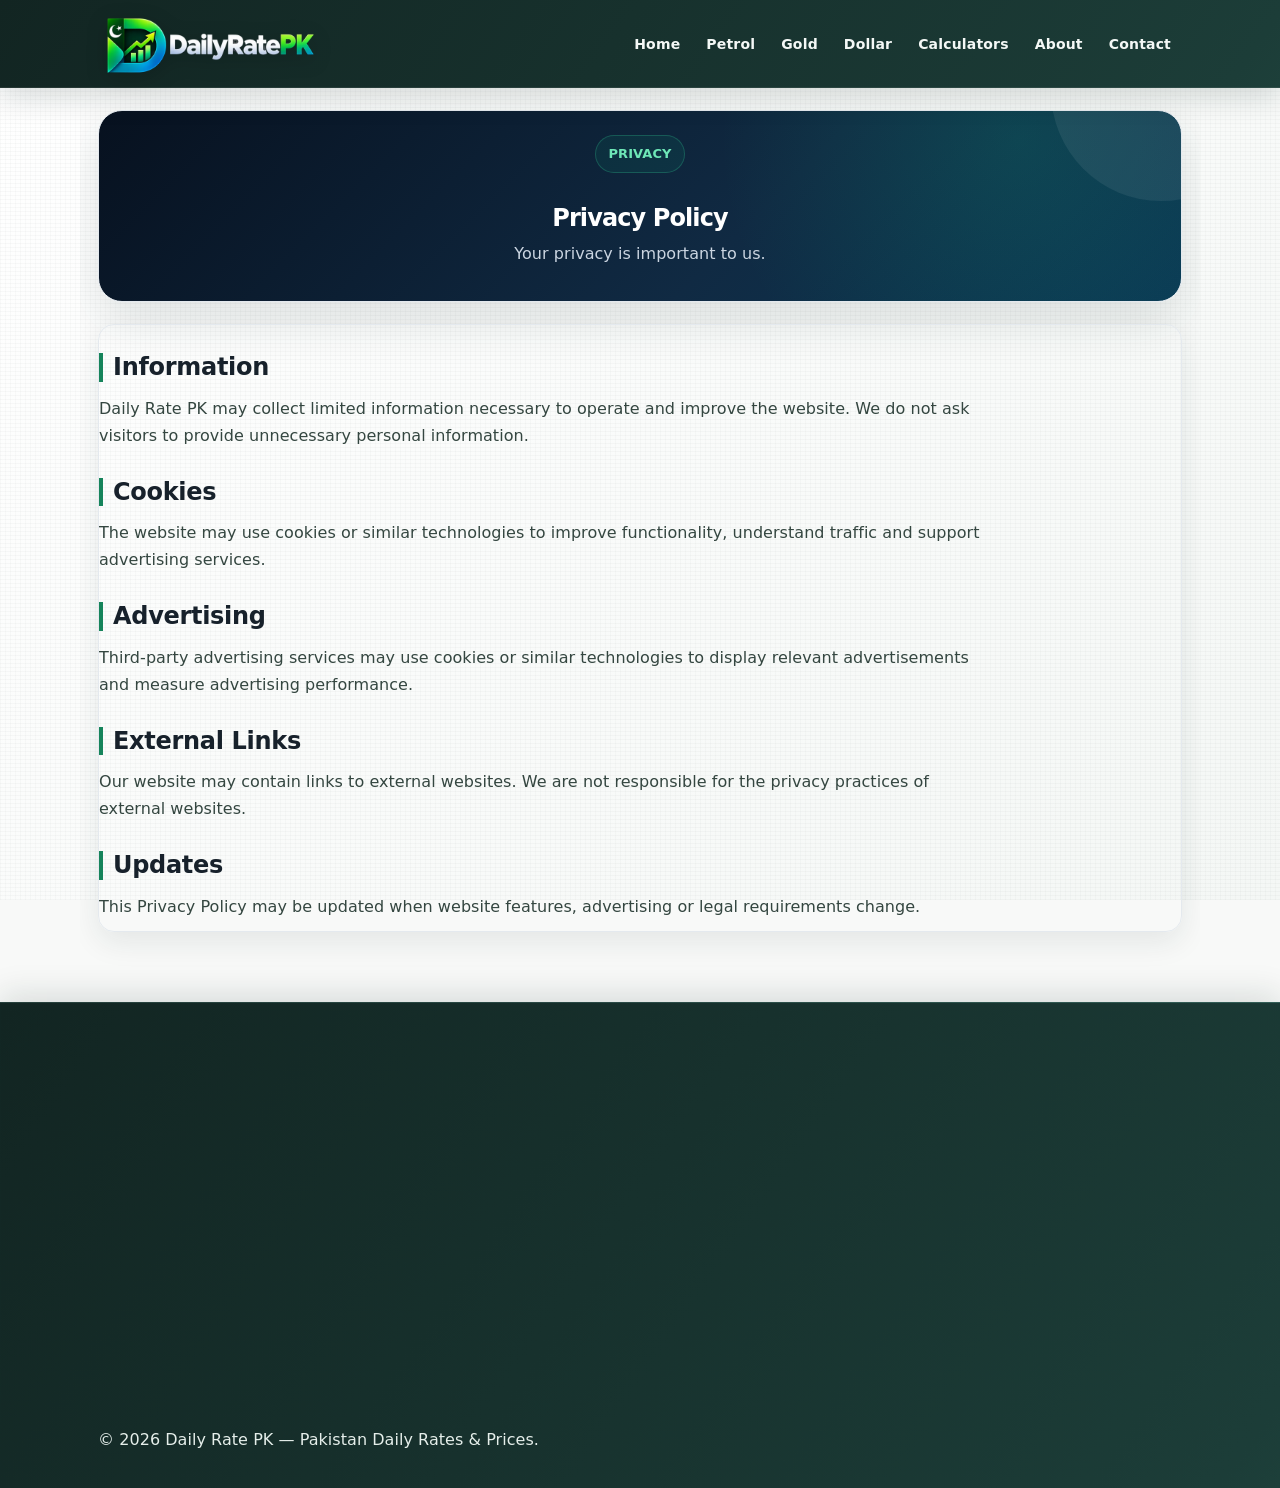
<file: privacy-policy.html>
<!DOCTYPE html>
<html lang="en">
<head>
<meta charset="UTF-8">
<meta name="viewport" content="width=device-width, initial-scale=1.0">
<title>Privacy Policy — Daily Rate PK</title>
<meta name="description" content="Read the Privacy Policy for Daily Rate PK and learn how website information, cookies and advertising may be handled.">
<meta name="robots" content="index,follow">
<link rel="stylesheet" href="style.css">
<script async src="https://pagead2.googlesyndication.com/pagead/js/adsbygoogle.js?client=ca-pub-8396881630491838"
     crossorigin="anonymous"></script>
<meta name="google-adsense-account" content="ca-pub-8396881630491838">
</head>
<body>

<header class="site-header">
<div class="container nav-wrap">
<a class="logo" href="index.html"><img src="images/dailyratepk-logo.webp" alt="DailyRatePK"></a>
<nav>
<a href="index.html">Home</a>
<a href="petrol-price.html">Petrol</a>
<a href="gold-price.html">Gold</a>
<a href="dollar-rate.html">Dollar</a>
<a href="calculators.html">Calculators</a><a href="about.html">About</a><a href="contact.html">Contact</a></nav>
</div>
</header>

<main class="container page-content">
<section class="page-hero">
<span class="eyebrow">PRIVACY</span>
<h1>Privacy Policy</h1>
<p>Your privacy is important to us.</p>
</section>

<section class="content-section">
<h2>Information</h2>
<p>Daily Rate PK may collect limited information necessary to operate and improve the website. We do not ask visitors to provide unnecessary personal information.</p>

<h2>Cookies</h2>
<p>The website may use cookies or similar technologies to improve functionality, understand traffic and support advertising services.</p>

<h2>Advertising</h2>
<p>Third-party advertising services may use cookies or similar technologies to display relevant advertisements and measure advertising performance.</p>

<h2>External Links</h2>
<p>Our website may contain links to external websites. We are not responsible for the privacy practices of external websites.</p>

<h2>Updates</h2>
<p>This Privacy Policy may be updated when website features, advertising or legal requirements change.</p>
</section>
</main>

<footer>
<div class="container">
<a class="logo" href="index.html"><img src="images/dailyratepk-logo.webp" alt="DailyRatePK"></a>
<p>© 2026 Daily Rate PK — Pakistan Daily Rates & Prices.</p>
</div>
</footer>
</body>
</html>
</file>
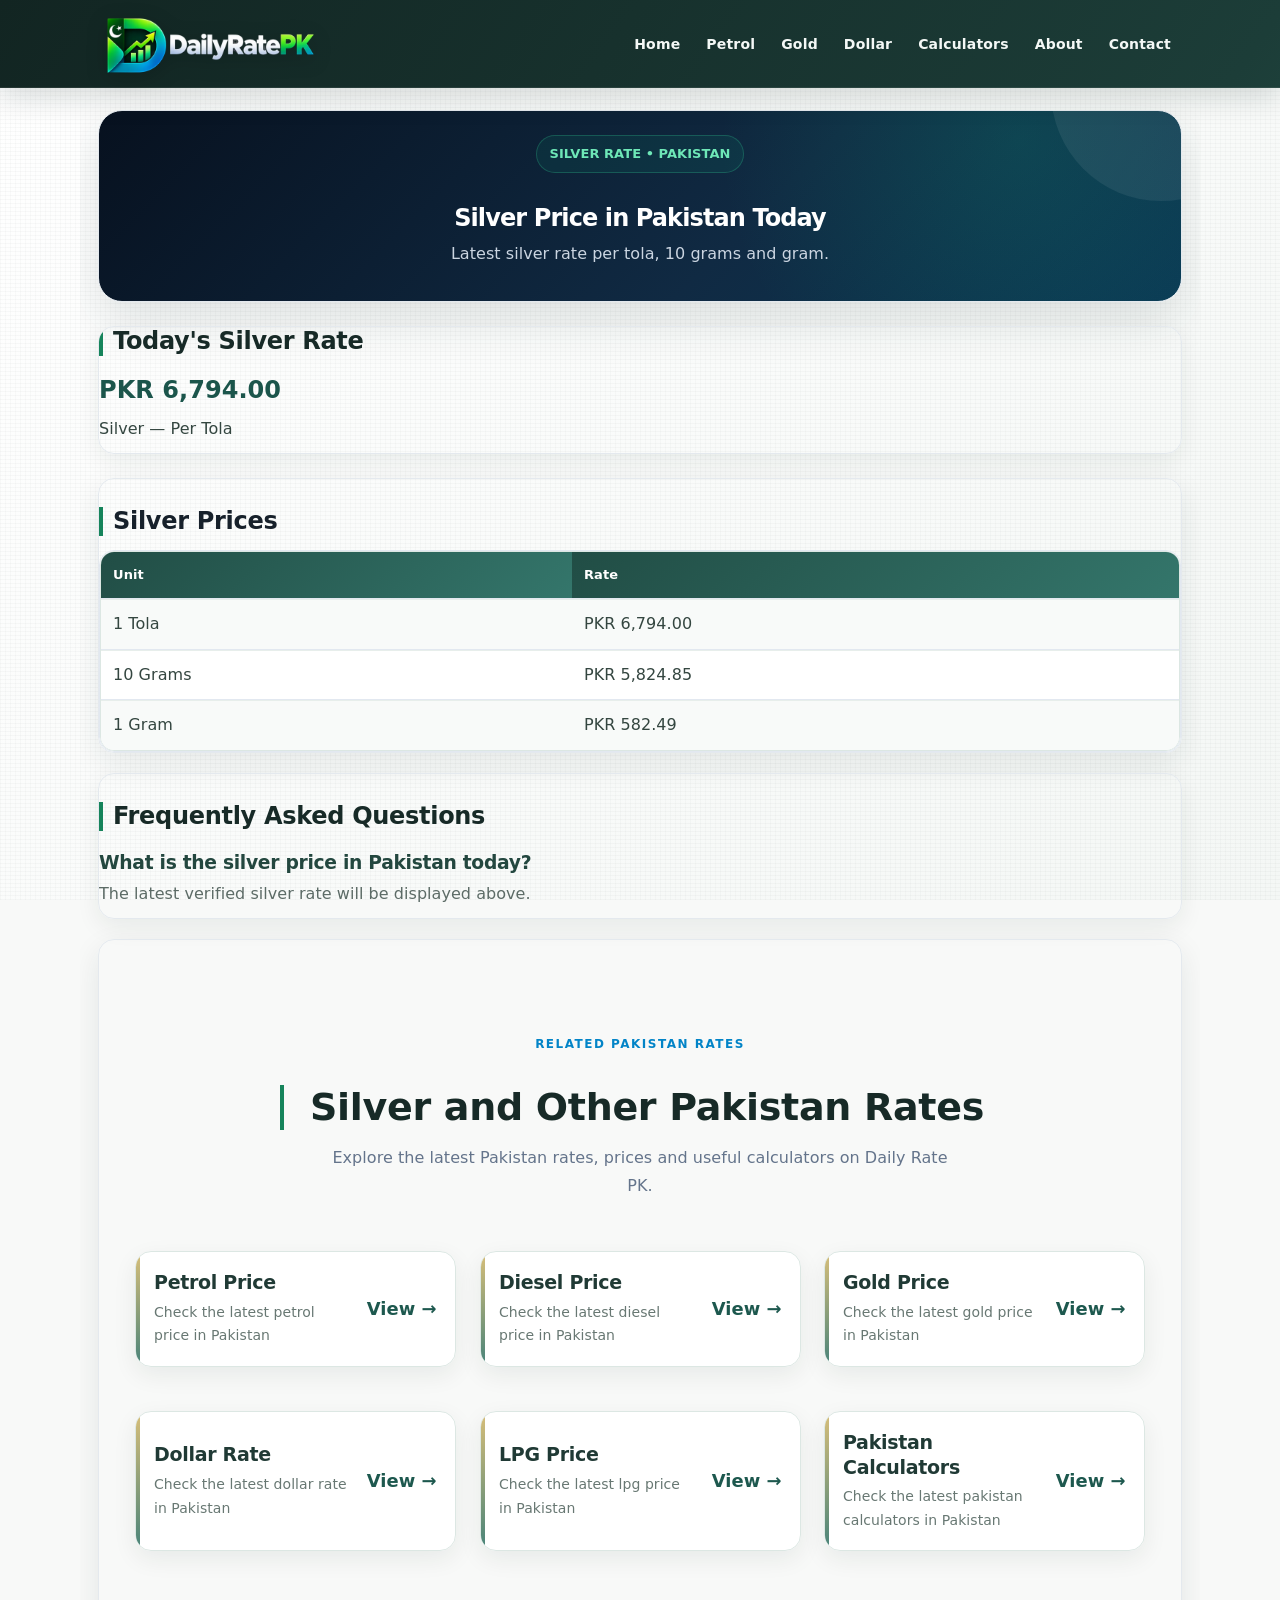
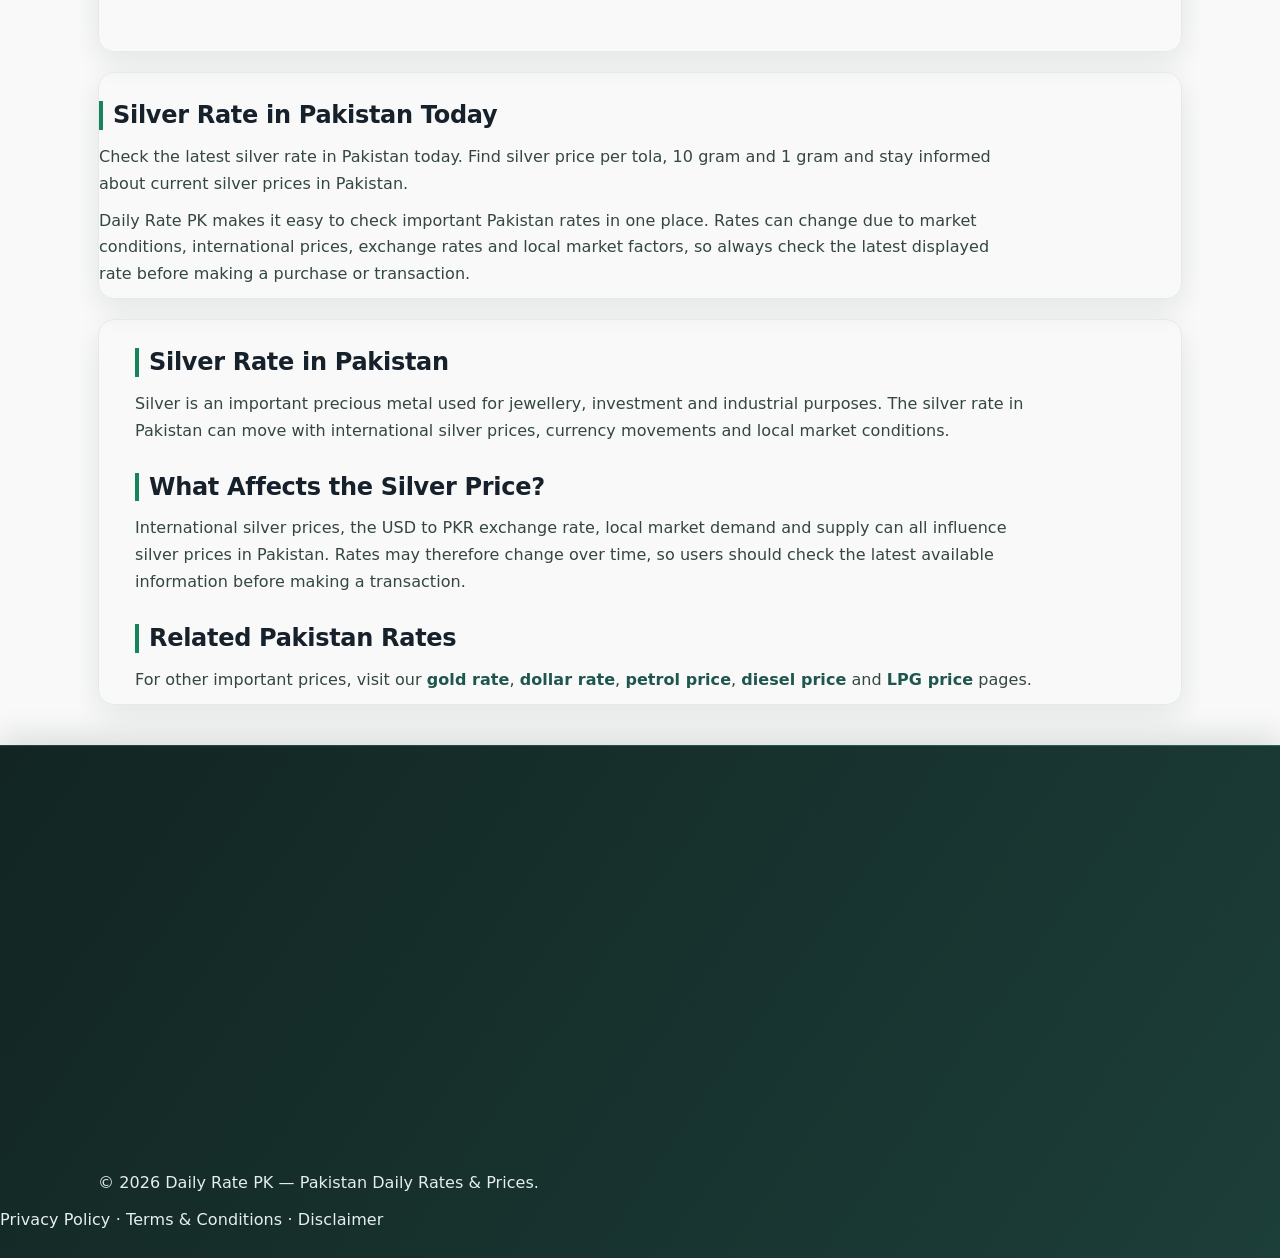
<file: silver-price.html>
<!DOCTYPE html>
<html lang="en">
<head>
<meta charset="UTF-8">
<meta name="viewport" content="width=device-width, initial-scale=1.0">
<title>Silver Rate in Pakistan Today | Latest Silver Price in Pakistan</title>
<meta name="description" content="Check the latest silver rate in Pakistan today, including silver price per tola, 10 gram and 1 gram. Get updated Pakistan silver prices on Daily Rate PK.">
<meta name="robots" content="index,follow">
<link rel="stylesheet" href="style.css">
<script async src="https://pagead2.googlesyndication.com/pagead/js/adsbygoogle.js?client=ca-pub-8396881630491838"
     crossorigin="anonymous"></script>
<meta name="google-adsense-account" content="ca-pub-8396881630491838">
</head>
<body class="page-footer-fix">
<header class="site-header"><div class="container nav-wrap">
<a class="logo" href="index.html"><img src="images/dailyratepk-logo.webp" alt="DailyRatePK"></a>
<nav><a href="index.html">Home</a><a href="petrol-price.html">Petrol</a><a href="gold-price.html">Gold</a><a href="dollar-rate.html">Dollar</a><a href="calculators.html">Calculators</a><a href="about.html">About</a><a href="contact.html">Contact</a></nav>
</div></header>

<main class="container page-content">
<section class="page-hero">
<span class="eyebrow">SILVER RATE • PAKISTAN</span>
<h1>Silver Price in Pakistan Today</h1>
<p>Latest silver rate per tola, 10 grams and gram.</p>
</section>

<section class="rate-highlight">
<h2>Today's Silver Rate</h2>
<div class="price" id="silver-main-price">Updating</div>
<p>Silver — Per Tola</p>
</section>

<section class="content-section">
<h2>Silver Prices</h2>
<div class="table-wrap">
<table>
<tr><th>Unit</th><th>Rate</th></tr>
<tr><td>1 Tola</td><td id="silver-tola">Updating</td></tr>
<tr><td>10 Grams</td><td id="silver-10g">Updating</td></tr>
<tr><td>1 Gram</td><td id="silver-gram">Updating</td></tr>
</table>
</div>
</section>

<section class="faq">
<h2>Frequently Asked Questions</h2>
<h3>What is the silver price in Pakistan today?</h3>
<p>The latest verified silver rate will be displayed above.</p>
</section>

<section class="section related-seo">
<div class="container">
<div class="section-heading">
<span>RELATED PAKISTAN RATES</span>
<h2>Silver and Other Pakistan Rates</h2>
<p>Explore the latest Pakistan rates, prices and useful calculators on Daily Rate PK.</p>
</div>
<div class="rate-grid">
<a href="petrol-price.html" class="rate-card"><div><h3>Petrol Price</h3><p>Check the latest petrol price in Pakistan</p></div><b>View →</b></a><a href="diesel-price.html" class="rate-card"><div><h3>Diesel Price</h3><p>Check the latest diesel price in Pakistan</p></div><b>View →</b></a><a href="gold-price.html" class="rate-card"><div><h3>Gold Price</h3><p>Check the latest gold price in Pakistan</p></div><b>View →</b></a><a href="dollar-rate.html" class="rate-card"><div><h3>Dollar Rate</h3><p>Check the latest dollar rate in Pakistan</p></div><b>View →</b></a><a href="lpg-price.html" class="rate-card"><div><h3>LPG Price</h3><p>Check the latest lpg price in Pakistan</p></div><b>View →</b></a><a href="calculators.html" class="rate-card"><div><h3>Pakistan Calculators</h3><p>Check the latest pakistan calculators in Pakistan</p></div><b>View →</b></a>
</div>
</div>
</section>


<section class="content-section seo-content">
<h2>Silver Rate in Pakistan Today</h2>
<p>Check the latest silver rate in Pakistan today. Find silver price per tola, 10 gram and 1 gram and stay informed about current silver prices in Pakistan.</p>
<p>Daily Rate PK makes it easy to check important Pakistan rates in one place. Rates can change due to market conditions, international prices, exchange rates and local market factors, so always check the latest displayed rate before making a purchase or transaction.</p>
<!-- SEO INFORMATION SECTION -->
</section>

<section class="content-section seo-home">
<div class="container">
<h2>Silver Rate in Pakistan</h2>
<p>Silver is an important precious metal used for jewellery, investment and industrial purposes. The silver rate in Pakistan can move with international silver prices, currency movements and local market conditions.</p>

<h2>What Affects the Silver Price?</h2>
<p>International silver prices, the USD to PKR exchange rate, local market demand and supply can all influence silver prices in Pakistan. Rates may therefore change over time, so users should check the latest available information before making a transaction.</p>

<h2>Related Pakistan Rates</h2>
<p>For other important prices, visit our <a href="gold-price.html">gold rate</a>, <a href="dollar-rate.html">dollar rate</a>, <a href="petrol-price.html">petrol price</a>, <a href="diesel-price.html">diesel price</a> and <a href="lpg-price.html">LPG price</a> pages.</p>
</div>
</section>

</main>

<footer>
<div class="container">
<a class="logo" href="index.html"><img src="images/dailyratepk-logo.webp" alt="DailyRatePK"></a>
<p>© 2026 Daily Rate PK — Pakistan Daily Rates & Prices.</p>
</div>

<div class="legal-links"><a href="privacy-policy.html">Privacy Policy</a> · <a href="terms.html">Terms & Conditions</a> · <a href="disclaimer.html">Disclaimer</a></div>
</footer>

<script src="data.js?v=20260917"></script>
<script>
document.addEventListener("DOMContentLoaded", function(){
    const r = DAILY_RATES.metals;

    const money = value =>
        value === null || value === undefined
            ? "Updating"
            : "PKR " + Number(value).toLocaleString("en-PK", {
                minimumFractionDigits: 2,
                maximumFractionDigits: 2
              });

    document.getElementById("silver-main-price").textContent = money(r.silverTola);
    document.getElementById("silver-tola").textContent = money(r.silverTola);
    document.getElementById("silver-10g").textContent = money(r.silver10g);
    document.getElementById("silver-gram").textContent = money(r.silverGram);
});
</script>
</body>
</html>
</file>
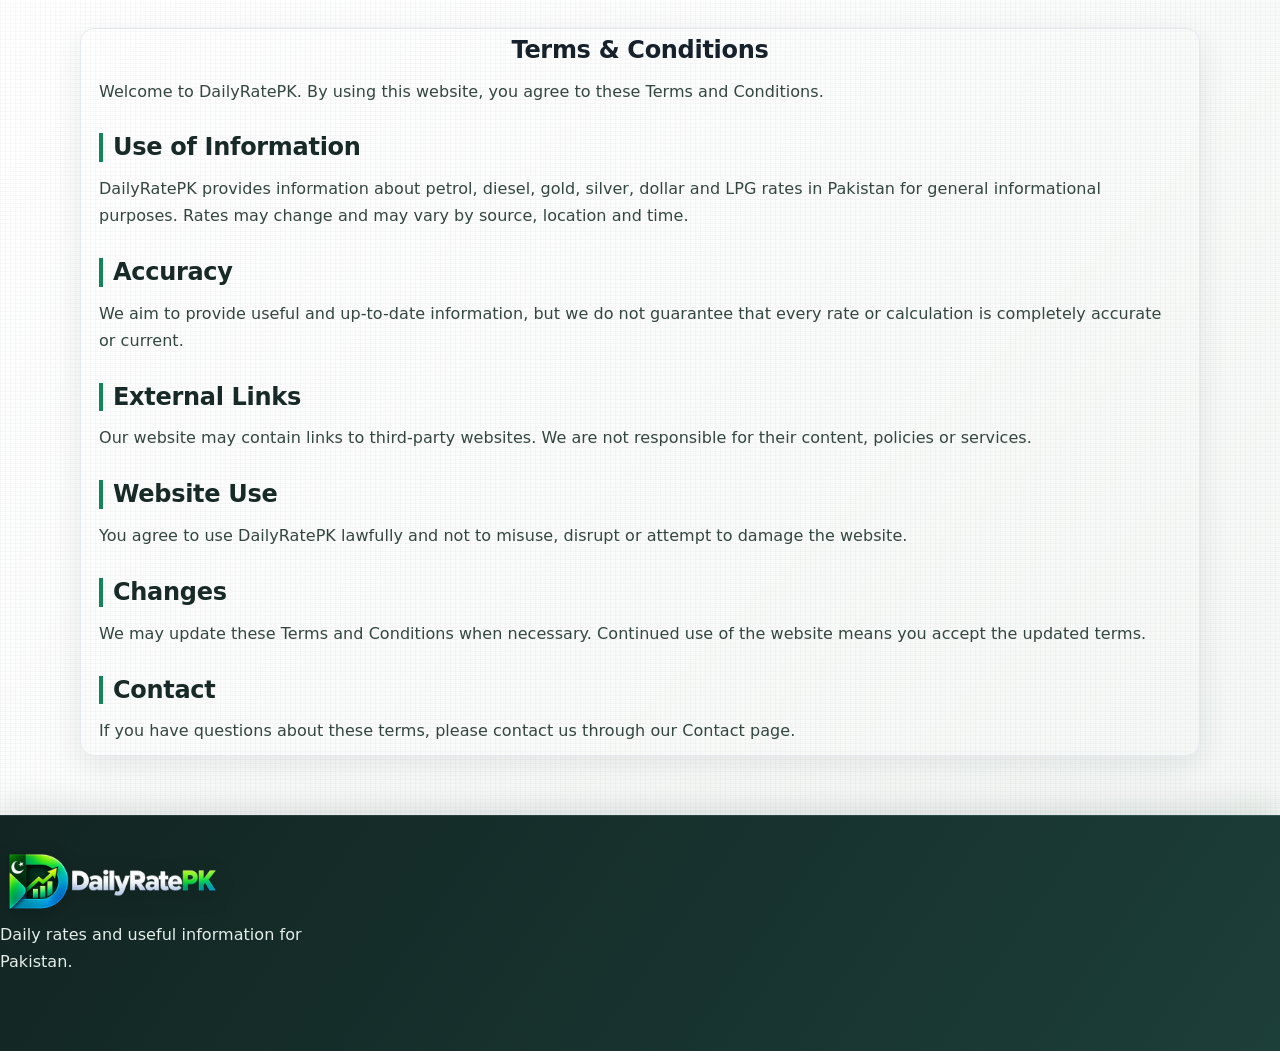
<file: terms.html>
<!DOCTYPE html>
<html lang="en">
<head>
<meta charset="UTF-8">
<meta name="viewport" content="width=device-width,initial-scale=1">
<title>Terms & Conditions | DailyRatePK</title>
<meta name="description" content="Terms and Conditions for using DailyRatePK.">
<link rel="stylesheet" href="style.css">
<script async src="https://pagead2.googlesyndication.com/pagead/js/adsbygoogle.js?client=ca-pub-8396881630491838"
     crossorigin="anonymous"></script>
<meta name="google-adsense-account" content="ca-pub-8396881630491838">
</head>
<body class="page-footer-fix">
<main>
<section class="container">
<h1 class="terms-title" style="color:#17212b !important;">Terms & Conditions</h1>
<p>Welcome to DailyRatePK. By using this website, you agree to these Terms and Conditions.</p>
<h2>Use of Information</h2>
<p>DailyRatePK provides information about petrol, diesel, gold, silver, dollar and LPG rates in Pakistan for general informational purposes. Rates may change and may vary by source, location and time.</p>
<h2>Accuracy</h2>
<p>We aim to provide useful and up-to-date information, but we do not guarantee that every rate or calculation is completely accurate or current.</p>
<h2>External Links</h2>
<p>Our website may contain links to third-party websites. We are not responsible for their content, policies or services.</p>
<h2>Website Use</h2>
<p>You agree to use DailyRatePK lawfully and not to misuse, disrupt or attempt to damage the website.</p>
<h2>Changes</h2>
<p>We may update these Terms and Conditions when necessary. Continued use of the website means you accept the updated terms.</p>
<h2>Contact</h2>
<p>If you have questions about these terms, please contact us through our Contact page.</p>
</section>
</main>
<footer class="footer"><div class="footer-grid"><div><a class="logo" href="index.html"><img src="images/dailyratepk-logo.webp" alt="DailyRatePK"></a><p>Daily rates and useful information for Pakistan.</p></div></div></footer>
</body>
</html>
</file>
<file: style.css>
* {
    margin: 0;
    padding: 0;
    box-sizing: border-box;
}

html {
    scroll-behavior: smooth;
}

body {
    font-family: Arial, Helvetica, sans-serif;
    background: #f5f7fb;
    color: #111827;
    line-height: 1.6;
}

a {
    text-decoration: none;
    color: inherit;
}

.container {
    width: min(1120px, 92%);
    margin: auto;
}


/* HEADER */

.site-header {
    background: #0b1220;
    color: white;
    position: sticky;
    top: 0;
    z-index: 100;
    border-bottom: 1px solid rgba(255,255,255,.08);
}

.nav {
    min-height: 72px;
    display: flex;
    align-items: center;
    justify-content: space-between;
    gap: 30px;
}

.logo {
    font-size: 23px;
    font-weight: 800;
    letter-spacing: -.5px;
}

.logo span {
    color: #38bdf8;
}

nav {
    display: flex;
    gap: 25px;
}

nav a {
    color: #dbe4f0;
    font-size: 14px;
    font-weight: 600;
}

nav a:hover {
    color: #38bdf8;
}


/* HERO */

.hero {
    background: linear-gradient(135deg, #0b1220, #172554);
    color: white;
    padding: 95px 0 85px;
}

.eyebrow {
    display: inline-block;
    background: rgba(255,255,255,.09);
    border: 1px solid rgba(255,255,255,.12);
    padding: 7px 13px;
    border-radius: 30px;
    font-size: 13px;
    margin-bottom: 22px;
}

.hero h1 {
    max-width: 780px;
    font-size: clamp(38px, 6vw, 64px);
    line-height: 1.08;
    letter-spacing: -2px;
    margin-bottom: 20px;
}

.hero p {
    max-width: 700px;
    color: #cbd5e1;
    font-size: 18px;
}

.hero-actions {
    display: flex;
    gap: 12px;
    margin-top: 30px;
    flex-wrap: wrap;
}

.btn {
    padding: 13px 20px;
    border-radius: 9px;
    font-weight: 700;
    font-size: 14px;
}

.primary {
    background: #38bdf8;
    color: #06111f;
}

.secondary {
    border: 1px solid rgba(255,255,255,.25);
    color: white;
}

.updated {
    margin-top: 25px;
    font-size: 12px !important;
    color: #94a3b8 !important;
}


/* SECTIONS */

.section {
    padding: 80px 0;
}

.alt {
    background: #eef2f7;
}

.section-heading {
    margin-bottom: 35px;
}

.section-heading > span {
    color: #0284c7;
    font-size: 12px;
    font-weight: 800;
    letter-spacing: 1.5px;
}

.section-heading h2 {
    font-size: 34px;
    margin: 5px 0 7px;
    letter-spacing: -.8px;
}

.section-heading p {
    color: #64748b;
}


/* RATE CARDS */

.rate-grid {
    display: grid;
    grid-template-columns: repeat(3, 1fr);
    gap: 18px;
}

.rate-card {
    background: white;
    border: 1px solid #e2e8f0;
    border-radius: 15px;
    padding: 23px;
    display: flex;
    align-items: center;
    gap: 16px;
    transition: .2s ease;
    box-shadow: 0 5px 20px rgba(15,23,42,.04);
}

.rate-card:hover {
    transform: translateY(-4px);
    border-color: #7dd3fc;
    box-shadow: 0 12px 30px rgba(15,23,42,.08);
}

.rate-card .icon {
    width: 50px;
    height: 50px;
    display: grid;
    place-items: center;
    background: #f0f9ff;
    border-radius: 12px;
    font-size: 25px;
    flex-shrink: 0;
}

.rate-card h3 {
    font-size: 18px;
}

.rate-card p {
    color: #64748b;
    font-size: 13px;
}

.rate-card b {
    margin-left: auto;
    color: #0284c7;
}


/* TOOLS */

.tools-grid {
    display: grid;
    grid-template-columns: repeat(4, 1fr);
    gap: 18px;
}

.tool-card {
    background: white;
    padding: 27px;
    border-radius: 15px;
    border: 1px solid #e2e8f0;
    transition: .2s;
}

.tool-card:hover {
    transform: translateY(-4px);
    border-color: #7dd3fc;
}

.tool-card > span {
    font-size: 28px;
}

.tool-card h3 {
    margin-top: 12px;
}

.tool-card p {
    color: #64748b;
    font-size: 14px;
    margin-top: 5px;
}


/* UPDATES */

.update-grid {
    display: grid;
    grid-template-columns: repeat(3, 1fr);
    gap: 18px;
}

.update-card {
    background: white;
    border: 1px solid #e2e8f0;
    border-radius: 15px;
    padding: 28px;
}

.update-card > span {
    color: #0284c7;
    font-weight: 700;
    font-size: 13px;
}

.update-card h3 {
    margin: 10px 0;
}

.update-card p {
    color: #64748b;
    font-size: 14px;
}

.update-card a {
    display: inline-block;
    margin-top: 18px;
    color: #0284c7;
    font-weight: 700;
    font-size: 14px;
}


/* ABOUT */

.about {
    background: white;
}

.about p {
    max-width: 750px;
    color: #64748b;
}


/* FOOTER */

.footer {
    background: #0b1220;
    color: white;
    padding-top: 55px;
}

.footer-grid {
    display: grid;
    grid-template-columns: 2fr 1fr 1fr;
    gap: 40px;
    padding-bottom: 45px;
}

.footer p {
    color: #94a3b8;
    margin-top: 12px;
    max-width: 350px;
}

.footer h3 {
    margin-bottom: 12px;
    font-size: 15px;
}

.footer-grid > div:not(:first-child) a {
    display: block;
    color: #94a3b8;
    font-size: 14px;
    margin: 7px 0;
}

.footer-grid a:hover {
    color: #38bdf8;
}

.copyright {
    text-align: center;
    border-top: 1px solid rgba(255,255,255,.08);
    padding: 20px;
    color: #64748b;
    font-size: 13px;
}


/* MOBILE */

@media (max-width: 800px) {

    .nav {
        flex-direction: column;
        padding: 17px 0;
    }

    nav {
        gap: 15px;
        flex-wrap: wrap;
        justify-content: center;
    }

    .hero {
        padding: 65px 0;
    }

    .rate-grid,
    .update-grid {
        grid-template-columns: 1fr;
    }

    .tools-grid {
        grid-template-columns: repeat(2, 1fr);
    }

    .footer-grid {
        grid-template-columns: 1fr;
    }

}

@media (max-width: 480px) {

    .tools-grid {
        grid-template-columns: 1fr;
    }

    .hero h1 {
        font-size: 40px;
    }

}

.price {
    margin-left: auto;
    font-size: 24px;
    color: #0284c7;
}

.table-wrap {
    overflow-x: auto;
    background: white;
    border: 1px solid #e2e8f0;
    border-radius: 15px;
}

table {
    width: 100%;
    border-collapse: collapse;
    min-width: 500px;
}

th,
td {
    padding: 17px 20px;
    text-align: left;
    border-bottom: 1px solid #e2e8f0;
}

th {
    background: #f8fafc;
    font-size: 13px;
}

td {
    color: #475569;
}

tr:last-child td {
    border-bottom: 0;
}

@media (max-width: 600px) {

    .price {
        font-size: 19px;
    }

    .rate-card {
        padding: 18px;
    }

}

.rate-card strong {
    display: block;
    margin-top: 6px;
    font-size: 1.05rem;
    font-weight: 700;
}


/* DailyRatePK modern polish */
body {
    font-family: "Inter", "Segoe UI", Arial, sans-serif;
    letter-spacing: 0.1px;
}

header {
    backdrop-filter: blur(12px);
}

.rate-card {
    border: 1px solid rgba(15, 23, 42, 0.08);
    border-radius: 18px;
    box-shadow: 0 8px 24px rgba(15, 23, 42, 0.07);
    transition: transform 0.2s ease, box-shadow 0.2s ease;
}

.rate-card:hover {
    transform: translateY(-4px);
    box-shadow: 0 14px 30px rgba(15, 23, 42, 0.12);
}

.rate-card h3 {
    font-weight: 750;
    letter-spacing: -0.2px;
}

.rate-card strong {
    font-size: 1.15rem;
    font-weight: 800;
    margin-top: 8px;
}

button,
.btn,
a.button {
    border-radius: 10px;
    font-weight: 700;
    transition: transform 0.2s ease, box-shadow 0.2s ease;
}

button:hover,
.btn:hover,
a.button:hover {
    transform: translateY(-2px);
}


.logo {
    font-size: 25px;
    font-weight: 850;
    letter-spacing: -0.8px;
    text-decoration: none;
}

.logo span {
    font-weight: 850;
    letter-spacing: -0.8px;
}


/* Premium homepage design */
.hero {
    padding: 90px 20px 75px;
    text-align: center;
    background: radial-gradient(circle at 50% 0%, rgba(56,189,248,.16), transparent 55%);
}

.hero h1 {
    font-size: clamp(38px, 6vw, 64px);
    line-height: 1.05;
    letter-spacing: -2px;
    max-width: 850px;
    margin: 18px auto;
}

.hero p {
    max-width: 680px;
    margin: 0 auto 28px;
    font-size: 17px;
    line-height: 1.7;
}

.rate-card {
    background: rgba(255,255,255,.96);
    padding: 24px;
    min-height: 145px;
}

.section-heading h2 {
    font-size: 32px;
    letter-spacing: -1px;
}


/* Fix hero contrast */
.hero {
    background: linear-gradient(135deg, #0b1220 0%, #172554 55%, #0f3b5f 100%);
    color: #ffffff;
}

.hero h1 {
    color: #ffffff;
}

.hero p {
    color: #cbd5e1;
}

.eyebrow {
    color: #e2e8f0;
}


/* Premium rate cards */
.rate-grid {
    gap: 22px;
}

.rate-card {
    position: relative;
    overflow: hidden;
    background: #ffffff;
    border: 1px solid #e2e8f0;
    border-radius: 20px;
    padding: 26px;
    box-shadow: 0 10px 28px rgba(15,23,42,.08);
}

.rate-card::before {
    content: "";
    position: absolute;
    left: 0;
    top: 0;
    width: 4px;
    height: 100%;
    background: #38bdf8;
}

.rate-card .icon {
    font-size: 30px;
    margin-bottom: 12px;
}

.rate-card h3 {
    font-size: 19px;
    margin-bottom: 5px;
}

.rate-card p {
    color: #64748b;
    font-size: 14px;
}

.rate-card strong {
    color: #0f172a;
}


/* ===== DailyRatePK Modern Theme ===== */

body {
    background: #f1f5f9;
    color: #0f172a;
    font-family: "Inter", "Segoe UI", Arial, sans-serif;
}

.site-header {
    background: rgba(8, 15, 30, .96);
    box-shadow: 0 4px 20px rgba(2, 8, 23, .18);
}

.nav {
    min-height: 76px;
}

.logo {
    font-size: 26px;
}

nav {
    gap: 22px;
}

nav a {
    padding: 8px 4px;
    transition: color .2s ease;
}

.hero {
    position: relative;
    overflow: hidden;
    padding: 100px 0 90px;
    background:
        radial-gradient(circle at 85% 20%, rgba(56,189,248,.18), transparent 30%),
        radial-gradient(circle at 15% 80%, rgba(59,130,246,.12), transparent 32%),
        linear-gradient(135deg, #07111f 0%, #102a43 55%, #0b3854 100%);
}

.hero h1 {
    font-weight: 800;
}

.hero-actions .btn {
    padding: 14px 22px;
    border-radius: 12px;
}

.primary {
    box-shadow: 0 8px 22px rgba(56,189,248,.22);
}

.section {
    padding: 85px 0;
}

.section-heading {
    margin-bottom: 38px;
}

.section-heading h2 {
    font-weight: 800;
    color: #0f172a;
}

.rate-grid {
    gap: 24px;
}

.rate-card {
    background: rgba(255,255,255,.98);
    border: 1px solid #e2e8f0;
    border-radius: 20px;
    padding: 28px;
    box-shadow: 0 8px 25px rgba(15,23,42,.06);
}

.rate-card:hover {
    transform: translateY(-5px);
    box-shadow: 0 16px 35px rgba(15,23,42,.11);
}

.rate-card .icon {
    width: 52px;
    height: 52px;
    display: flex;
    align-items: center;
    justify-content: center;
    background: #e0f2fe;
    border-radius: 14px;
}

.rate-card h3 {
    color: #0f172a;
}

.rate-card strong {
    color: #0284c7;
    font-size: 1.18rem;
}

.btn {
    box-shadow: 0 4px 12px rgba(15,23,42,.06);
}

table {
    background: #ffffff;
    border-radius: 14px;
    overflow: hidden;
    box-shadow: 0 8px 24px rgba(15,23,42,.06);
}

th {
    background: #eaf6fc;
    color: #0f172a;
}

footer {
    background: #07111f;
    color: #cbd5e1;
}


/* ===== Professional Brand Header ===== */

.site-header {
    background: linear-gradient(135deg, #07111f, #0f2035);
    border-bottom: 1px solid rgba(56,189,248,.16);
}

.logo {
    display: inline-flex;
    align-items: center;
    gap: 10px;
    font-size: 25px;
    font-weight: 850;
    letter-spacing: -1px;
}

.logo::before {
    content: "DR";
    width: 42px;
    height: 42px;
    display: inline-flex;
    align-items: center;
    justify-content: center;
    border-radius: 12px;
    background: linear-gradient(135deg, #38bdf8, #0284c7);
    color: #ffffff;
    font-size: 14px;
    font-weight: 900;
    letter-spacing: -0.5px;
    box-shadow: 0 6px 18px rgba(56,189,248,.22);
}

nav a {
    padding: 9px 13px;
    border-radius: 10px;
    color: #dbeafe;
    transition: all .2s ease;
}

nav a:hover {
    background: rgba(56,189,248,.10);
    color: #38bdf8;
}



/* ===== DailyRatePK Premium Logo ===== */

.logo {
    display: inline-flex;
    align-items: center;
    gap: 11px;
    text-decoration: none;
    font-size: 26px;
    letter-spacing: -1px;
}

.logo::before {
    display: none !important;
    content: none !important;
}

.logo-mark {
    width: 43px;
    height: 43px;
    display: flex;
    align-items: flex-end;
    justify-content: center;
    gap: 3px;
    padding: 10px 8px;
    border-radius: 13px;
    background: linear-gradient(145deg, #10b981, #047857);
    box-shadow: 0 7px 20px rgba(16,185,129,.25);
}

.logo-mark i {
    display: block;
    width: 5px;
    border-radius: 4px;
    background: #fff;
}

.logo-mark i:nth-child(1) { height: 10px; }
.logo-mark i:nth-child(2) { height: 16px; }
.logo-mark i:nth-child(3) { height: 23px; }

.logo-text {
    color: #f8fafc;
    font-weight: 800;
}

.logo-text b {
    color: #34d399;
    font-weight: 900;
}


/* ===== Premium Navigation ===== */

nav {
    align-items: center;
    gap: 5px;
}

nav a {
    padding: 9px 12px;
    border-radius: 9px;
    color: #cbd5e1;
    font-size: 13px;
    font-weight: 700;
    transition: all .2s ease;
}

nav a:hover {
    background: rgba(16,185,129,.12);
    color: #34d399;
    transform: translateY(-1px);
}


/* ===== Premium Hero ===== */

.hero {
    position: relative;
    isolation: isolate;
}

.hero::after {
    content: "";
    position: absolute;
    width: 280px;
    height: 280px;
    right: -80px;
    top: -100px;
    border-radius: 50%;
    background: rgba(16,185,129,.10);
    filter: blur(8px);
    z-index: -1;
}

.eyebrow {
    border-color: rgba(52,211,153,.25);
    background: rgba(16,185,129,.09);
    color: #6ee7b7;
    font-weight: 800;
}

.hero h1 {
    font-weight: 850;
    letter-spacing: -2.5px;
}

.hero h1::first-line {
    color: #ffffff;
}

.hero-actions .primary {
    background: linear-gradient(135deg, #34d399, #059669);
    color: #032018;
    border: 0;
    box-shadow: 0 10px 25px rgba(16,185,129,.22);
}

.hero-actions .primary:hover {
    box-shadow: 0 14px 30px rgba(16,185,129,.30);
}

.hero-actions .secondary {
    border-color: rgba(255,255,255,.18);
    background: rgba(255,255,255,.04);
    backdrop-filter: blur(8px);
}


/* ===== Premium Rate Cards ===== */

.rate-card {
    position: relative;
    overflow: hidden;
    border: 1px solid #e2e8f0;
    background: linear-gradient(145deg, #ffffff, #f8fafc);
}

.rate-card::before {
    content: "";
    position: absolute;
    left: 0;
    top: 0;
    width: 100%;
    height: 3px;
    background: linear-gradient(90deg, #10b981, #38bdf8);
    opacity: .9;
}

.rate-card .icon {
    background: linear-gradient(135deg, #ecfdf5, #e0f2fe);
    border: 1px solid #dbeafe;
    box-shadow: 0 6px 15px rgba(15,23,42,.06);
}

.rate-card h3 {
    margin-top: 18px;
    font-size: 19px;
    font-weight: 800;
}

.rate-card strong {
    display: block;
    font-size: 22px;
    margin-top: 10px;
    color: #059669;
    letter-spacing: -.4px;
}

.rate-card:hover {
    border-color: rgba(16,185,129,.28);
}


/* ===== Premium Section Headings ===== */

.section-heading {
    text-align: center;
    max-width: 720px;
    margin: 0 auto 42px;
}

.section-heading h2 {
    font-size: clamp(28px, 4vw, 38px);
    font-weight: 850;
    letter-spacing: -1.2px;
    margin-bottom: 10px;
}

.section-heading p {
    color: #64748b;
    font-size: 16px;
    line-height: 1.7;
    max-width: 620px;
    margin: 0 auto;
}

.section {
    padding: 90px 0;
}


/* ===== Premium Buttons ===== */

.btn {
    position: relative;
    overflow: hidden;
    border-radius: 12px;
    padding: 13px 20px;
    font-weight: 800;
    letter-spacing: -.1px;
}

.btn::after {
    content: "";
    position: absolute;
    inset: 0;
    background: linear-gradient(
        120deg,
        transparent 25%,
        rgba(255,255,255,.22) 50%,
        transparent 75%
    );
    transform: translateX(-120%);
    transition: transform .5s ease;
}

.btn:hover::after {
    transform: translateX(120%);
}

.primary {
    border: 0;
    background: linear-gradient(135deg, #34d399, #059669);
    color: #032018;
    box-shadow: 0 10px 24px rgba(16,185,129,.20);
}

.secondary {
    border: 1px solid #cbd5e1;
    background: #ffffff;
    color: #0f172a;
}

.primary:hover {
    transform: translateY(-2px);
    box-shadow: 0 14px 30px rgba(16,185,129,.28);
}

.secondary:hover {
    border-color: #10b981;
    color: #047857;
}


/* ===== Premium Footer ===== */

footer {
    margin-top: 40px;
    padding: 55px 0 25px;
    background:
        radial-gradient(circle at 80% 0%, rgba(16,185,129,.10), transparent 30%),
        #07111f;
    border-top: 1px solid rgba(255,255,255,.06);
}

footer h3,
footer h4 {
    color: #f8fafc;
    font-weight: 800;
}

footer p,
footer li,
footer a {
    color: #94a3b8;
}

footer a {
    transition: color .2s ease;
}

footer a:hover {
    color: #34d399;
}

footer hr {
    border: 0;
    border-top: 1px solid rgba(255,255,255,.08);
    margin: 30px 0 20px;
}


/* ===== Premium Mobile Responsive ===== */

@media (max-width: 768px) {

    .nav {
        min-height: auto;
        padding-top: 16px;
        padding-bottom: 16px;
        flex-direction: column;
        gap: 14px;
    }

    nav {
        width: 100%;
        justify-content: center;
        flex-wrap: wrap;
        gap: 4px;
    }

    nav a {
        font-size: 12px;
        padding: 8px 9px;
    }

    .logo {
        font-size: 23px;
    }

    .hero {
        padding: 70px 18px 65px;
    }

    .hero h1 {
        font-size: 38px;
        letter-spacing: -1.8px;
    }

    .hero p {
        font-size: 15px;
    }

    .hero-actions {
        flex-direction: column;
        align-items: stretch;
    }

    .hero-actions .btn {
        width: 100%;
        text-align: center;
    }

    .section {
        padding: 65px 0;
    }

    .rate-grid {
        grid-template-columns: 1fr;
        gap: 18px;
    }

    .rate-card {
        padding: 23px;
    }
}


/* ===== Premium Tables ===== */

table {
    width: 100%;
    border-collapse: separate;
    border-spacing: 0;
    overflow: hidden;
    border: 1px solid #e2e8f0;
    border-radius: 16px;
}

th,
td {
    padding: 15px 18px;
    border-bottom: 1px solid #e2e8f0;
}

th {
    font-weight: 800;
    background: linear-gradient(135deg, #ecfdf5, #f0f9ff);
}

tr:last-child td {
    border-bottom: 0;
}

tbody tr {
    transition: background .2s ease;
}

tbody tr:hover {
    background: #f8fafc;
}


/* ===== Premium Rate Status ===== */

.rate-card strong {
    display: inline-flex;
    align-items: center;
    gap: 7px;
    padding: 7px 12px;
    border-radius: 9px;
    background: #ecfdf5;
    border: 1px solid #d1fae5;
}

.rate-card strong:has(+ *) {
    display: inline-flex;
}


/* ===== Premium Layout Polish ===== */

.container {
    width: min(1120px, calc(100% - 36px));
    margin-inline: auto;
}

main {
    overflow: hidden;
}

.section-heading .eyebrow {
    display: inline-flex;
    align-items: center;
    padding: 7px 12px;
    border-radius: 999px;
    font-size: 12px;
    letter-spacing: .5px;
    text-transform: uppercase;
}

@media (max-width: 480px) {
    .container {
        width: min(100% - 26px, 1120px);
    }

    .hero h1 {
        font-size: 34px;
    }

    .section-heading h2 {
        font-size: 28px;
    }
}


/* ===== Premium Smooth Experience ===== */

html {
    scroll-behavior: smooth;
}

* {
    -webkit-tap-highlight-color: transparent;
}

a,
button {
    -webkit-tap-highlight-color: transparent;
}

::selection {
    background: #10b981;
    color: #ffffff;
}


/* ===== Premium Update Badge ===== */

.updated,
.last-updated,
.update-time {
    display: inline-flex;
    align-items: center;
    gap: 7px;
    padding: 7px 12px;
    border-radius: 999px;
    background: rgba(16,185,129,.08);
    border: 1px solid rgba(16,185,129,.18);
    color: #047857;
    font-size: 12px;
    font-weight: 700;
}

.updated::before,
.last-updated::before,
.update-time::before {
    content: "";
    width: 7px;
    height: 7px;
    border-radius: 50%;
    background: #10b981;
    box-shadow: 0 0 0 4px rgba(16,185,129,.10);
}


/* ===== Final Premium Calculator Design ===== */

.calculator-grid {
    display: grid;
    grid-template-columns: repeat(2, minmax(0, 1fr));
    gap: 24px;
    margin-top: 25px;
}

.calc-box {
    position: relative;
    overflow: hidden;
    box-sizing: border-box;
    background: linear-gradient(145deg, #ffffff, #f8fafc);
    border: 1px solid #e2e8f0;
    border-radius: 20px;
    padding: 26px;
    box-shadow: 0 10px 30px rgba(15,23,42,.07);
    transition: transform .25s ease, box-shadow .25s ease, border-color .25s ease;
}

.calc-box::before {
    content: "";
    position: absolute;
    top: 0;
    left: 0;
    width: 100%;
    height: 4px;
    background: linear-gradient(90deg, #0f766e, #10b981);
}

.calc-box:hover {
    transform: translateY(-5px);
    border-color: #cbd5e1;
    box-shadow: 0 18px 40px rgba(15,23,42,.12);
}

.calc-box h2 {
    margin-top: 4px;
    margin-bottom: 18px;
    color: #0f172a;
    font-weight: 850;
    letter-spacing: -.5px;
}

.calc-box label {
    display: inline-block;
    margin-top: 7px;
    margin-bottom: 4px;
    color: #334155;
    font-weight: 700;
}

.calc-box input,
.calc-box select {
    width: 100%;
    box-sizing: border-box;
    padding: 13px 15px;
    margin-top: 5px;
    margin-bottom: 12px;
    border: 1px solid #cbd5e1;
    border-radius: 12px;
    background: #f8fafc;
    color: #0f172a;
    font-size: 15px;
    outline: none;
    transition: .2s ease;
}

.calc-box input:focus,
.calc-box select:focus {
    border-color: #0f766e;
    background: #fff;
    box-shadow: 0 0 0 3px rgba(16,185,129,.12);
}

.calc-box button {
    width: 100%;
    padding: 13px 18px;
    margin-top: 8px;
    border: 0;
    border-radius: 12px;
    background: linear-gradient(135deg, #0f766e, #10b981);
    color: #fff;
    font-size: 15px;
    font-weight: 700;
    cursor: pointer;
    box-shadow: 0 8px 18px rgba(15,118,110,.18);
    transition: transform .2s ease, box-shadow .2s ease;
}

.calc-box button:hover {
    transform: translateY(-2px);
    box-shadow: 0 12px 24px rgba(15,118,110,.25);
}

.calc-box button:active {
    transform: translateY(0);
}

.calc-box .result {
    margin-top: 18px;
    min-height: 24px;
    padding: 15px 16px;
    border-radius: 14px;
    background: #f0fdf4;
    border: 1px solid #bbf7d0;
    color: #14532d;
    font-weight: 700;
    line-height: 1.6;
}

@media (max-width: 700px) {
    .calculator-grid {
        grid-template-columns: 1fr;
        gap: 18px;
    }

    .calc-box {
        padding: 21px;
        border-radius: 18px;
    }

    .page-hero {
        padding: 48px 18px 42px;
        border-radius: 20px;
        margin-bottom: 25px;
    }

    .page-hero h1 {
        font-size: 32px;
        letter-spacing: -1px;
    }

    .page-hero p {
        font-size: 15px;
    }
}

* {
    margin: 0;
    padding: 0;
    box-sizing: border-box;
}

html {
    scroll-behavior: smooth;
}

body {
    font-family: Arial, Helvetica, sans-serif;
    background: #f5f7fb;
    color: #111827;
    line-height: 1.6;
}

a {
    text-decoration: none;
    color: inherit;
}

.container {
    width: min(1120px, 92%);
    margin: auto;
}


/* HEADER */

.site-header {
    background: #0b1220;
    color: white;
    position: sticky;
    top: 0;
    z-index: 100;
    border-bottom: 1px solid rgba(255,255,255,.08);
}

.nav {
    min-height: 72px;
    display: flex;
    align-items: center;
    justify-content: space-between;
    gap: 30px;
}

.logo {
    font-size: 23px;
    font-weight: 800;
    letter-spacing: -.5px;
}

.logo span {
    color: #38bdf8;
}

nav {
    display: flex;
    gap: 25px;
}

nav a {
    color: #dbe4f0;
    font-size: 14px;
    font-weight: 600;
}

nav a:hover {
    color: #38bdf8;
}


/* HERO */

.hero {
    background: linear-gradient(135deg, #0b1220, #172554);
    color: white;
    padding: 95px 0 85px;
}

.eyebrow {
    display: inline-block;
    background: rgba(255,255,255,.09);
    border: 1px solid rgba(255,255,255,.12);
    padding: 7px 13px;
    border-radius: 30px;
    font-size: 13px;
    margin-bottom: 22px;
}

.hero h1 {
    max-width: 780px;
    font-size: clamp(38px, 6vw, 64px);
    line-height: 1.08;
    letter-spacing: -2px;
    margin-bottom: 20px;
}

.hero p {
    max-width: 700px;
    color: #cbd5e1;
    font-size: 18px;
}

.hero-actions {
    display: flex;
    gap: 12px;
    margin-top: 30px;
    flex-wrap: wrap;
}

.btn {
    padding: 13px 20px;
    border-radius: 9px;
    font-weight: 700;
    font-size: 14px;
}

.primary {
    background: #38bdf8;
    color: #06111f;
}

.secondary {
    border: 1px solid rgba(255,255,255,.25);
    color: white;
}

.updated {
    margin-top: 25px;
    font-size: 12px !important;
    color: #94a3b8 !important;
}


/* SECTIONS */

.section {
    padding: 80px 0;
}

.alt {
    background: #eef2f7;
}

.section-heading {
    margin-bottom: 35px;
}

.section-heading > span {
    color: #0284c7;
    font-size: 12px;
    font-weight: 800;
    letter-spacing: 1.5px;
}

.section-heading h2 {
    font-size: 34px;
    margin: 5px 0 7px;
    letter-spacing: -.8px;
}

.section-heading p {
    color: #64748b;
}


/* RATE CARDS */

.rate-grid {
    display: grid;
    grid-template-columns: repeat(3, 1fr);
    gap: 18px;
}

.rate-card {
    background: white;
    border: 1px solid #e2e8f0;
    border-radius: 15px;
    padding: 23px;
    display: flex;
    align-items: center;
    gap: 16px;
    transition: .2s ease;
    box-shadow: 0 5px 20px rgba(15,23,42,.04);
}

.rate-card:hover {
    transform: translateY(-4px);
    border-color: #7dd3fc;
    box-shadow: 0 12px 30px rgba(15,23,42,.08);
}

.rate-card .icon {
    width: 50px;
    height: 50px;
    display: grid;
    place-items: center;
    background: #f0f9ff;
    border-radius: 12px;
    font-size: 25px;
    flex-shrink: 0;
}

.rate-card h3 {
    font-size: 18px;
}

.rate-card p {
    color: #64748b;
    font-size: 13px;
}

.rate-card b {
    margin-left: auto;
    color: #0284c7;
}


/* TOOLS */

.tools-grid {
    display: grid;
    grid-template-columns: repeat(4, 1fr);
    gap: 18px;
}

.tool-card {
    background: white;
    padding: 27px;
    border-radius: 15px;
    border: 1px solid #e2e8f0;
    transition: .2s;
}

.tool-card:hover {
    transform: translateY(-4px);
    border-color: #7dd3fc;
}

.tool-card > span {
    font-size: 28px;
}

.tool-card h3 {
    margin-top: 12px;
}

.tool-card p {
    color: #64748b;
    font-size: 14px;
    margin-top: 5px;
}


/* UPDATES */

.update-grid {
    display: grid;
    grid-template-columns: repeat(3, 1fr);
    gap: 18px;
}

.update-card {
    background: white;
    border: 1px solid #e2e8f0;
    border-radius: 15px;
    padding: 28px;
}

.update-card > span {
    color: #0284c7;
    font-weight: 700;
    font-size: 13px;
}

.update-card h3 {
    margin: 10px 0;
}

.update-card p {
    color: #64748b;
    font-size: 14px;
}

.update-card a {
    display: inline-block;
    margin-top: 18px;
    color: #0284c7;
    font-weight: 700;
    font-size: 14px;
}


/* ABOUT */

.about {
    background: white;
}

.about p {
    max-width: 750px;
    color: #64748b;
}


/* FOOTER */

.footer {
    background: #0b1220;
    color: white;
    padding-top: 55px;
}

.footer-grid {
    display: grid;
    grid-template-columns: 2fr 1fr 1fr;
    gap: 40px;
    padding-bottom: 45px;
}

.footer p {
    color: #94a3b8;
    margin-top: 12px;
    max-width: 350px;
}

.footer h3 {
    margin-bottom: 12px;
    font-size: 15px;
}

.footer-grid > div:not(:first-child) a {
    display: block;
    color: #94a3b8;
    font-size: 14px;
    margin: 7px 0;
}

.footer-grid a:hover {
    color: #38bdf8;
}

.copyright {
    text-align: center;
    border-top: 1px solid rgba(255,255,255,.08);
    padding: 20px;
    color: #64748b;
    font-size: 13px;
}


/* MOBILE */

@media (max-width: 800px) {

    .nav {
        flex-direction: column;
        padding: 17px 0;
    }

    nav {
        gap: 15px;
        flex-wrap: wrap;
        justify-content: center;
    }

    .hero {
        padding: 65px 0;
    }

    .rate-grid,
    .update-grid {
        grid-template-columns: 1fr;
    }

    .tools-grid {
        grid-template-columns: repeat(2, 1fr);
    }

    .footer-grid {
        grid-template-columns: 1fr;
    }

}

@media (max-width: 480px) {

    .tools-grid {
        grid-template-columns: 1fr;
    }

    .hero h1 {
        font-size: 40px;
    }

}

.price {
    margin-left: auto;
    font-size: 24px;
    color: #0284c7;
}

.table-wrap {
    overflow-x: auto;
    background: white;
    border: 1px solid #e2e8f0;
    border-radius: 15px;
}

table {
    width: 100%;
    border-collapse: collapse;
    min-width: 500px;
}

th,
td {
    padding: 17px 20px;
    text-align: left;
    border-bottom: 1px solid #e2e8f0;
}

th {
    background: #f8fafc;
    font-size: 13px;
}

td {
    color: #475569;
}

tr:last-child td {
    border-bottom: 0;
}

@media (max-width: 600px) {

    .price {
        font-size: 19px;
    }

    .rate-card {
        padding: 18px;
    }

}

.rate-card strong {
    display: block;
    margin-top: 6px;
    font-size: 1.05rem;
    font-weight: 700;
}


/* DailyRatePK modern polish */
body {
    font-family: "Inter", "Segoe UI", Arial, sans-serif;
    letter-spacing: 0.1px;
}

header {
    backdrop-filter: blur(12px);
}

.rate-card {
    border: 1px solid rgba(15, 23, 42, 0.08);
    border-radius: 18px;
    box-shadow: 0 8px 24px rgba(15, 23, 42, 0.07);
    transition: transform 0.2s ease, box-shadow 0.2s ease;
}

.rate-card:hover {
    transform: translateY(-4px);
    box-shadow: 0 14px 30px rgba(15, 23, 42, 0.12);
}

.rate-card h3 {
    font-weight: 750;
    letter-spacing: -0.2px;
}

.rate-card strong {
    font-size: 1.15rem;
    font-weight: 800;
    margin-top: 8px;
}

button,
.btn,
a.button {
    border-radius: 10px;
    font-weight: 700;
    transition: transform 0.2s ease, box-shadow 0.2s ease;
}

button:hover,
.btn:hover,
a.button:hover {
    transform: translateY(-2px);
}


.logo {
    font-size: 25px;
    font-weight: 850;
    letter-spacing: -0.8px;
    text-decoration: none;
}

.logo span {
    font-weight: 850;
    letter-spacing: -0.8px;
}


/* Premium homepage design */
.hero {
    padding: 90px 20px 75px;
    text-align: center;
    background: radial-gradient(circle at 50% 0%, rgba(56,189,248,.16), transparent 55%);
}

.hero h1 {
    font-size: clamp(38px, 6vw, 64px);
    line-height: 1.05;
    letter-spacing: -2px;
    max-width: 850px;
    margin: 18px auto;
}

.hero p {
    max-width: 680px;
    margin: 0 auto 28px;
    font-size: 17px;
    line-height: 1.7;
}

.rate-card {
    background: rgba(255,255,255,.96);
    padding: 24px;
    min-height: 145px;
}

.section-heading h2 {
    font-size: 32px;
    letter-spacing: -1px;
}


/* Fix hero contrast */
.hero {
    background: linear-gradient(135deg, #0b1220 0%, #172554 55%, #0f3b5f 100%);
    color: #ffffff;
}

.hero h1 {
    color: #ffffff;
}

.hero p {
    color: #cbd5e1;
}

.eyebrow {
    color: #e2e8f0;
}


/* Premium rate cards */
.rate-grid {
    gap: 22px;
}

.rate-card {
    position: relative;
    overflow: hidden;
    background: #ffffff;
    border: 1px solid #e2e8f0;
    border-radius: 20px;
    padding: 26px;
    box-shadow: 0 10px 28px rgba(15,23,42,.08);
}

.rate-card::before {
    content: "";
    position: absolute;
    left: 0;
    top: 0;
    width: 4px;
    height: 100%;
    background: #38bdf8;
}

.rate-card .icon {
    font-size: 30px;
    margin-bottom: 12px;
}

.rate-card h3 {
    font-size: 19px;
    margin-bottom: 5px;
}

.rate-card p {
    color: #64748b;
    font-size: 14px;
}

.rate-card strong {
    color: #0f172a;
}


/* ===== DailyRatePK Modern Theme ===== */

body {
    background: #f1f5f9;
    color: #0f172a;
    font-family: "Inter", "Segoe UI", Arial, sans-serif;
}

.site-header {
    background: rgba(8, 15, 30, .96);
    box-shadow: 0 4px 20px rgba(2, 8, 23, .18);
}

.nav {
    min-height: 76px;
}

.logo {
    font-size: 26px;
}

nav {
    gap: 22px;
}

nav a {
    padding: 8px 4px;
    transition: color .2s ease;
}

.hero {
    position: relative;
    overflow: hidden;
    padding: 100px 0 90px;
    background:
        radial-gradient(circle at 85% 20%, rgba(56,189,248,.18), transparent 30%),
        radial-gradient(circle at 15% 80%, rgba(59,130,246,.12), transparent 32%),
        linear-gradient(135deg, #07111f 0%, #102a43 55%, #0b3854 100%);
}

.hero h1 {
    font-weight: 800;
}

.hero-actions .btn {
    padding: 14px 22px;
    border-radius: 12px;
}

.primary {
    box-shadow: 0 8px 22px rgba(56,189,248,.22);
}

.section {
    padding: 85px 0;
}

.section-heading {
    margin-bottom: 38px;
}

.section-heading h2 {
    font-weight: 800;
    color: #0f172a;
}

.rate-grid {
    gap: 24px;
}

.rate-card {
    background: rgba(255,255,255,.98);
    border: 1px solid #e2e8f0;
    border-radius: 20px;
    padding: 28px;
    box-shadow: 0 8px 25px rgba(15,23,42,.06);
}

.rate-card:hover {
    transform: translateY(-5px);
    box-shadow: 0 16px 35px rgba(15,23,42,.11);
}

.rate-card .icon {
    width: 52px;
    height: 52px;
    display: flex;
    align-items: center;
    justify-content: center;
    background: #e0f2fe;
    border-radius: 14px;
}

.rate-card h3 {
    color: #0f172a;
}

.rate-card strong {
    color: #0284c7;
    font-size: 1.18rem;
}

.btn {
    box-shadow: 0 4px 12px rgba(15,23,42,.06);
}

table {
    background: #ffffff;
    border-radius: 14px;
    overflow: hidden;
    box-shadow: 0 8px 24px rgba(15,23,42,.06);
}

th {
    background: #eaf6fc;
    color: #0f172a;
}

footer {
    background: #07111f;
    color: #cbd5e1;
}


/* ===== Professional Brand Header ===== */

.site-header {
    background: linear-gradient(135deg, #07111f, #0f2035);
    border-bottom: 1px solid rgba(56,189,248,.16);
}

.logo {
    display: inline-flex;
    align-items: center;
    gap: 10px;
    font-size: 25px;
    font-weight: 850;
    letter-spacing: -1px;
}

.logo::before {
    content: "DR";
    width: 42px;
    height: 42px;
    display: inline-flex;
    align-items: center;
    justify-content: center;
    border-radius: 12px;
    background: linear-gradient(135deg, #38bdf8, #0284c7);
    color: #ffffff;
    font-size: 14px;
    font-weight: 900;
    letter-spacing: -0.5px;
    box-shadow: 0 6px 18px rgba(56,189,248,.22);
}

nav a {
    padding: 9px 13px;
    border-radius: 10px;
    color: #dbeafe;
    transition: all .2s ease;
}

nav a:hover {
    background: rgba(56,189,248,.10);
    color: #38bdf8;
}



/* ===== DailyRatePK Premium Logo ===== */

.logo {
    display: inline-flex;
    align-items: center;
    gap: 11px;
    text-decoration: none;
    font-size: 26px;
    letter-spacing: -1px;
}

.logo::before {
    display: none !important;
    content: none !important;
}

.logo-mark {
    width: 43px;
    height: 43px;
    display: flex;
    align-items: flex-end;
    justify-content: center;
    gap: 3px;
    padding: 10px 8px;
    border-radius: 13px;
    background: linear-gradient(145deg, #10b981, #047857);
    box-shadow: 0 7px 20px rgba(16,185,129,.25);
}

.logo-mark i {
    display: block;
    width: 5px;
    border-radius: 4px;
    background: #fff;
}

.logo-mark i:nth-child(1) { height: 10px; }
.logo-mark i:nth-child(2) { height: 16px; }
.logo-mark i:nth-child(3) { height: 23px; }

.logo-text {
    color: #f8fafc;
    font-weight: 800;
}

.logo-text b {
    color: #34d399;
    font-weight: 900;
}


/* ===== Premium Navigation ===== */

nav {
    align-items: center;
    gap: 5px;
}

nav a {
    padding: 9px 12px;
    border-radius: 9px;
    color: #cbd5e1;
    font-size: 13px;
    font-weight: 700;
    transition: all .2s ease;
}

nav a:hover {
    background: rgba(16,185,129,.12);
    color: #34d399;
    transform: translateY(-1px);
}


/* ===== Premium Hero ===== */

.hero {
    position: relative;
    isolation: isolate;
}

.hero::after {
    content: "";
    position: absolute;
    width: 280px;
    height: 280px;
    right: -80px;
    top: -100px;
    border-radius: 50%;
    background: rgba(16,185,129,.10);
    filter: blur(8px);
    z-index: -1;
}

.eyebrow {
    border-color: rgba(52,211,153,.25);
    background: rgba(16,185,129,.09);
    color: #6ee7b7;
    font-weight: 800;
}

.hero h1 {
    font-weight: 850;
    letter-spacing: -2.5px;
}

.hero h1::first-line {
    color: #ffffff;
}

.hero-actions .primary {
    background: linear-gradient(135deg, #34d399, #059669);
    color: #032018;
    border: 0;
    box-shadow: 0 10px 25px rgba(16,185,129,.22);
}

.hero-actions .primary:hover {
    box-shadow: 0 14px 30px rgba(16,185,129,.30);
}

.hero-actions .secondary {
    border-color: rgba(255,255,255,.18);
    background: rgba(255,255,255,.04);
    backdrop-filter: blur(8px);
}


/* ===== Premium Rate Cards ===== */

.rate-card {
    position: relative;
    overflow: hidden;
    border: 1px solid #e2e8f0;
    background: linear-gradient(145deg, #ffffff, #f8fafc);
}

.rate-card::before {
    content: "";
    position: absolute;
    left: 0;
    top: 0;
    width: 100%;
    height: 3px;
    background: linear-gradient(90deg, #10b981, #38bdf8);
    opacity: .9;
}

.rate-card .icon {
    background: linear-gradient(135deg, #ecfdf5, #e0f2fe);
    border: 1px solid #dbeafe;
    box-shadow: 0 6px 15px rgba(15,23,42,.06);
}

.rate-card h3 {
    margin-top: 18px;
    font-size: 19px;
    font-weight: 800;
}

.rate-card strong {
    display: block;
    font-size: 22px;
    margin-top: 10px;
    color: #059669;
    letter-spacing: -.4px;
}

.rate-card:hover {
    border-color: rgba(16,185,129,.28);
}


/* ===== Premium Section Headings ===== */

.section-heading {
    text-align: center;
    max-width: 720px;
    margin: 0 auto 42px;
}

.section-heading h2 {
    font-size: clamp(28px, 4vw, 38px);
    font-weight: 850;
    letter-spacing: -1.2px;
    margin-bottom: 10px;
}

.section-heading p {
    color: #64748b;
    font-size: 16px;
    line-height: 1.7;
    max-width: 620px;
    margin: 0 auto;
}

.section {
    padding: 90px 0;
}


/* ===== Premium Buttons ===== */

.btn {
    position: relative;
    overflow: hidden;
    border-radius: 12px;
    padding: 13px 20px;
    font-weight: 800;
    letter-spacing: -.1px;
}

.btn::after {
    content: "";
    position: absolute;
    inset: 0;
    background: linear-gradient(
        120deg,
        transparent 25%,
        rgba(255,255,255,.22) 50%,
        transparent 75%
    );
    transform: translateX(-120%);
    transition: transform .5s ease;
}

.btn:hover::after {
    transform: translateX(120%);
}

.primary {
    border: 0;
    background: linear-gradient(135deg, #34d399, #059669);
    color: #032018;
    box-shadow: 0 10px 24px rgba(16,185,129,.20);
}

.secondary {
    border: 1px solid #cbd5e1;
    background: #ffffff;
    color: #0f172a;
}

.primary:hover {
    transform: translateY(-2px);
    box-shadow: 0 14px 30px rgba(16,185,129,.28);
}

.secondary:hover {
    border-color: #10b981;
    color: #047857;
}


/* ===== Premium Footer ===== */

footer {
    margin-top: 40px;
    padding: 55px 0 25px;
    background:
        radial-gradient(circle at 80% 0%, rgba(16,185,129,.10), transparent 30%),
        #07111f;
    border-top: 1px solid rgba(255,255,255,.06);
}

footer h3,
footer h4 {
    color: #f8fafc;
    font-weight: 800;
}

footer p,
footer li,
footer a {
    color: #94a3b8;
}

footer a {
    transition: color .2s ease;
}

footer a:hover {
    color: #34d399;
}

footer hr {
    border: 0;
    border-top: 1px solid rgba(255,255,255,.08);
    margin: 30px 0 20px;
}


/* ===== Premium Mobile Responsive ===== */

@media (max-width: 768px) {

    .nav {
        min-height: auto;
        padding-top: 16px;
        padding-bottom: 16px;
        flex-direction: column;
        gap: 14px;
    }

    nav {
        width: 100%;
        justify-content: center;
        flex-wrap: wrap;
        gap: 4px;
    }

    nav a {
        font-size: 12px;
        padding: 8px 9px;
    }

    .logo {
        font-size: 23px;
    }

    .hero {
        padding: 70px 18px 65px;
    }

    .hero h1 {
        font-size: 38px;
        letter-spacing: -1.8px;
    }

    .hero p {
        font-size: 15px;
    }

    .hero-actions {
        flex-direction: column;
        align-items: stretch;
    }

    .hero-actions .btn {
        width: 100%;
        text-align: center;
    }

    .section {
        padding: 65px 0;
    }

    .rate-grid {
        grid-template-columns: 1fr;
        gap: 18px;
    }

    .rate-card {
        padding: 23px;
    }
}


/* ===== Premium Tables ===== */

table {
    width: 100%;
    border-collapse: separate;
    border-spacing: 0;
    overflow: hidden;
    border: 1px solid #e2e8f0;
    border-radius: 16px;
}

th,
td {
    padding: 15px 18px;
    border-bottom: 1px solid #e2e8f0;
}

th {
    font-weight: 800;
    background: linear-gradient(135deg, #ecfdf5, #f0f9ff);
}

tr:last-child td {
    border-bottom: 0;
}

tbody tr {
    transition: background .2s ease;
}

tbody tr:hover {
    background: #f8fafc;
}


/* ===== Premium Rate Status ===== */

.rate-card strong {
    display: inline-flex;
    align-items: center;
    gap: 7px;
    padding: 7px 12px;
    border-radius: 9px;
    background: #ecfdf5;
    border: 1px solid #d1fae5;
}

.rate-card strong:has(+ *) {
    display: inline-flex;
}


/* ===== Premium Layout Polish ===== */

.container {
    width: min(1120px, calc(100% - 36px));
    margin-inline: auto;
}

main {
    overflow: hidden;
}

.section-heading .eyebrow {
    display: inline-flex;
    align-items: center;
    padding: 7px 12px;
    border-radius: 999px;
    font-size: 12px;
    letter-spacing: .5px;
    text-transform: uppercase;
}

@media (max-width: 480px) {
    .container {
        width: min(100% - 26px, 1120px);
    }

    .hero h1 {
        font-size: 34px;
    }

    .section-heading h2 {
        font-size: 28px;
    }
}


/* ===== Premium Smooth Experience ===== */

html {
    scroll-behavior: smooth;
}

* {
    -webkit-tap-highlight-color: transparent;
}

a,
button {
    -webkit-tap-highlight-color: transparent;
}

::selection {
    background: #10b981;
    color: #ffffff;
}


/* ===== Premium Update Badge ===== */

.updated,
.last-updated,
.update-time {
    display: inline-flex;
    align-items: center;
    gap: 7px;
    padding: 7px 12px;
    border-radius: 999px;
    background: rgba(16,185,129,.08);
    border: 1px solid rgba(16,185,129,.18);
    color: #047857;
    font-size: 12px;
    font-weight: 700;
}

.updated::before,
.last-updated::before,
.update-time::before {
    content: "";
    width: 7px;
    height: 7px;
    border-radius: 50%;
    background: #10b981;
    box-shadow: 0 0 0 4px rgba(16,185,129,.10);
}


/* ===== Premium Calculator Cards ===== */

.calculator-card,
.calc-card {
    background: linear-gradient(145deg, #ffffff, #f8fafc);
    border: 1px solid #e2e8f0;
    border-radius: 18px;
    padding: 24px;
    box-shadow: 0 8px 24px rgba(15,23,42,.06);
    transition: .2s ease;
}

.calculator-card:hover,
.calc-card:hover {
    transform: translateY(-4px);
    border-color: rgba(16,185,129,.25);
    box-shadow: 0 15px 32px rgba(15,23,42,.10);
}

.calculator-card h3,
.calc-card h3 {
    font-weight: 800;
    color: #0f172a;
}

.calculator-card input,
.calc-card input,
.calculator-card select,
.calc-card select {
    width: 100%;
    padding: 12px 14px;
    border: 1px solid #cbd5e1;
    border-radius: 10px;
    outline: none;
    background: #fff;
    transition: .2s ease;
}

.calculator-card input:focus,
.calc-card input:focus,
.calculator-card select:focus,
.calc-card select:focus {
    border-color: #10b981;
    box-shadow: 0 0 0 3px rgba(16,185,129,.10);
}


/* ===== Premium Rate Detail Pages ===== */

.rate-detail,
.rate-page,
.rate-box {
    background: linear-gradient(145deg, #ffffff, #f8fafc);
    border: 1px solid #e2e8f0;
    border-radius: 20px;
    padding: 30px;
    box-shadow: 0 10px 30px rgba(15,23,42,.07);
}

.rate-detail h1,
.rate-page h1,
.rate-box h1 {
    font-weight: 850;
    letter-spacing: -1.5px;
    color: #0f172a;
}

.rate-detail .price,
.rate-page .price,
.rate-box .price {
    font-size: clamp(32px, 6vw, 48px);
    font-weight: 900;
    color: #059669;
    letter-spacing: -1.5px;
}


/* ===== Premium Forms ===== */

input,
select,
textarea {
    font-family: inherit;
    border-radius: 11px;
    border: 1px solid #cbd5e1;
    background: #ffffff;
    color: #0f172a;
    transition: border-color .2s ease, box-shadow .2s ease;
}

input:focus,
select:focus,
textarea:focus {
    outline: none;
    border-color: #10b981;
    box-shadow: 0 0 0 4px rgba(16,185,129,.10);
}

label {
    font-weight: 700;
    color: #334155;
    margin-bottom: 7px;
    display: inline-block;
}

textarea {
    min-height: 120px;
    resize: vertical;
}


/* ===== Premium Calculator Results ===== */

.result,
.result-box,
.calculation-result {
    margin-top: 20px;
    padding: 20px;
    border-radius: 14px;
    background: linear-gradient(135deg, #ecfdf5, #f0f9ff);
    border: 1px solid #d1fae5;
    box-shadow: 0 8px 20px rgba(15,23,42,.05);
}

.result strong,
.result-box strong,
.calculation-result strong {
    font-size: 24px;
    font-weight: 900;
    color: #047857;
}


/* ===== Premium Content Sections ===== */

.content-box,
.info-box,
.about-box,
.contact-box,
.policy-box {
    background: #ffffff;
    border: 1px solid #e2e8f0;
    border-radius: 18px;
    padding: 28px;
    box-shadow: 0 8px 25px rgba(15,23,42,.06);
}

.content-box h2,
.info-box h2,
.about-box h2,
.contact-box h2,
.policy-box h2 {
    color: #0f172a;
    font-weight: 850;
    letter-spacing: -.7px;
}

.content-box p,
.info-box p,
.about-box p,
.contact-box p,
.policy-box p {
    color: #475569;
    line-height: 1.8;
}


/* ===== Final Spacing & Touch Polish ===== */

.rate-card,
.calculator-card,
.calc-card,
.content-box,
.info-box,
.about-box,
.contact-box,
.policy-box {
    box-sizing: border-box;
}

.rate-card a,
.calculator-card a,
.calc-card a {
    display: inline-block;
    margin-top: 14px;
}

@media (max-width: 768px) {
    .rate-card,
    .calculator-card,
    .calc-card,
    .content-box,
    .info-box,
    .about-box,
    .contact-box,
    .policy-box {
        padding: 21px;
        border-radius: 16px;
    }

    button,
    .btn,
    input,
    select,
    textarea {
        min-height: 44px;
    }
}


/* ===== Final Header Alignment ===== */

.site-header {
    position: sticky;
    top: 0;
    z-index: 1000;
}

.site-header .nav {
    display: flex;
    align-items: center;
    justify-content: space-between;
}

.site-header nav {
    display: flex;
    align-items: center;
    flex-wrap: wrap;
}

@media (max-width: 768px) {
    .site-header {
        position: relative;
    }
}


/* ===== Premium Link Effects ===== */

main a:not(.btn) {
    color: #047857;
    font-weight: 700;
    text-decoration-thickness: 1px;
    text-underline-offset: 3px;
    transition: color .2s ease;
}

main a:not(.btn):hover {
    color: #0284c7;
}


/* ===== Premium Page Hero ===== */

.page-hero {
    position: relative;
    overflow: hidden;
    text-align: center;
    padding: 65px 20px 55px;
    margin-bottom: 35px;
    border-radius: 24px;
    background:
        radial-gradient(circle at 85% 15%, rgba(16,185,129,.16), transparent 32%),
        linear-gradient(135deg, #07111f, #102a43 60%, #0b3854);
    color: #fff;
    box-shadow: 0 15px 35px rgba(15,23,42,.12);
}

.page-hero h1 {
    color: #fff;
    font-weight: 850;
    letter-spacing: -1.8px;
}

.page-hero p {
    color: #cbd5e1;
    max-width: 650px;
    margin: 12px auto 0;
    line-height: 1.7;
}


/* ===== Premium Calculator Cards ===== */

.calculator-grid {
    gap: 24px;
}

.calc-box {
    position: relative;
    overflow: hidden;
    background: rgba(255,255,255,.96);
    border: 1px solid #e2e8f0;
    border-radius: 20px;
    padding: 26px;
    box-shadow: 0 10px 30px rgba(15,23,42,.07);
    transition: transform .25s ease, box-shadow .25s ease, border-color .25s ease;
}

.calc-box::before {
    content: "";
    position: absolute;
    top: 0;
    left: 0;
    width: 100%;
    height: 4px;
    background: linear-gradient(90deg, #0f766e, #10b981);
}

.calc-box:hover {
    transform: translateY(-5px);
    box-shadow: 0 18px 40px rgba(15,23,42,.12);
    border-color: #cbd5e1;
}

.calc-box h2 {
    margin-top: 4px;
    margin-bottom: 10px;
    color: #0f172a;
    font-weight: 800;
}

.calc-box p {
    color: #64748b;
    line-height: 1.6;
}


/* ===== Premium Calculator Inputs ===== */

.calc-box input,
.calc-box select {
    width: 100%;
    box-sizing: border-box;
    padding: 13px 15px;
    margin-top: 8px;
    margin-bottom: 14px;
    border: 1px solid #cbd5e1;
    border-radius: 12px;
    background: #f8fafc;
    color: #0f172a;
    font-size: 15px;
    outline: none;
    transition: .2s ease;
}

.calc-box input:focus,
.calc-box select:focus {
    border-color: #0f766e;
    background: #fff;
    box-shadow: 0 0 0 3px rgba(16,185,129,.12);
}

.calc-box button {
    width: 100%;
    padding: 13px 18px;
    border: 0;
    border-radius: 12px;
    background: linear-gradient(135deg, #0f766e, #10b981);
    color: #fff;
    font-size: 15px;
    font-weight: 700;
    cursor: pointer;
    box-shadow: 0 8px 18px rgba(15,118,110,.18);
    transition: transform .2s ease, box-shadow .2s ease;
}

.calc-box button:hover {
    transform: translateY(-2px);
    box-shadow: 0 12px 24px rgba(15,118,110,.25);
}

.calc-box button:active {
    transform: translateY(0);
}


/* ===== Premium Calculator Results ===== */

.calc-box .result,
.calc-result {
    margin-top: 18px;
    padding: 15px 16px;
    border-radius: 14px;
    background: #f0fdf4;
    border: 1px solid #bbf7d0;
    color: #14532d;
    font-weight: 700;
    line-height: 1.6;
}

/* ===== Mobile Calculator Layout ===== */

@media (max-width: 700px) {

    .page-hero {
        padding: 48px 18px 42px;
        border-radius: 20px;
        margin-bottom: 25px;
    }

    .page-hero h1 {
        font-size: 32px;
        letter-spacing: -1px;
    }

    .page-hero p {
        font-size: 15px;
    }

    .calculator-grid {
        grid-template-columns: 1fr;
        gap: 18px;
    }

    .calc-box {
        padding: 21px;
        border-radius: 18px;
    }

    .calc-box h2 {
        font-size: 21px;
    }

}

/* ===== Premium Update Badge ===== */

.verified-update {
    display: inline-flex;
    align-items: center;
    justify-content: center;
    gap: 9px;
    margin: 24px auto 0;
    padding: 10px 16px;
    border: 1px solid rgba(16,185,129,.20);
    border-radius: 999px;
    background: rgba(255,255,255,.92);
    color: #475569;
    font-size: 13px;
    font-weight: 600;
    line-height: 1.4;
    box-shadow: 0 8px 22px rgba(15,23,42,.08);
}

.verified-icon {
    display: inline-flex;
    align-items: center;
    justify-content: center;
    width: 20px;
    height: 20px;
    flex: 0 0 20px;
    border-radius: 50%;
    background: #10b981;
    color: #fff;
    font-size: 12px;
    font-weight: 800;
    line-height: 1;
}

/* ===== Premium Descriptions ===== */

.premium-description {
    font-family: "Trebuchet MS", "Segoe UI", sans-serif;
    font-size: 16px;
    font-weight: 600;
    letter-spacing: .1px;
    color: #526173;
    line-height: 1.7;
}

/* ===== Footer Brand Match ===== */

.footer .logo {
    display: inline-flex;
    align-items: center;
    gap: 0;
    font-weight: 850;
    letter-spacing: -.7px;
}

.footer .logo span {
    color: #10b981;
}

@media (max-width: 700px) {
    .verified-update {
        max-width: 92%;
        font-size: 12px;
        padding: 9px 13px;
    }

    .premium-description {
        font-size: 15px;
    }
}


/* ===== Footer DailyRatePK Brand ===== */

.footer .logo {
    display: inline-flex;
    align-items: center;
    gap: 11px;
    font-size: 26px;
    font-weight: 800;
    letter-spacing: -1px;
    text-decoration: none;
}

.footer .logo-mark {
    width: 43px;
    height: 43px;
    padding: 10px 8px;
    box-sizing: border-box;
    flex: 0 0 43px;
}

.footer .logo-text {
    color: #f8fafc;
    font-weight: 800;
}

.footer .logo-text b {
    color: #34d399;
    font-weight: 900;
}

@media (max-width: 700px) {
    .footer .logo {
        font-size: 24px;
    }
}


/* ===== Footer Brand Colors ===== */

.footer .logo-text .brand-daily {
    color: #34d399;
}

.footer .logo-text .brand-rate {
    color: #38bdf8;
}

.footer .logo-text b {
    color: #34d399;
}


/* ===== Footer PK Blue ===== */

.footer .logo-text b {
    color: #38bdf8;
}

/* ===== DailyRatePK Brand Colors ===== */
.logo-text .brand-daily { color: #34d399 !important; }
.logo-text .brand-rate { color: #38bdf8 !important; }
.logo-text b { color: #38bdf8 !important; }


/* ===== DailyRatePK Image Logo — Final ===== */
.site-header .logo,
.footer .logo {
  display:flex !important;
  align-items:center !important;
  text-decoration:none !important;
}
.site-header .logo img,
.footer .logo img {
  width:160px !important;
  height:auto !important;
  max-width:160px !important;
  max-height:48px !important;
  object-fit:contain !important;
  display:block !important;
}
@media (max-width:600px) {
  .site-header .logo img,
  .footer .logo img {
    width:120px !important;
    max-width:120px !important;
    max-height:40px !important;
  }
}

/* ===== FINAL IMAGE LOGO SIZE ===== */
.site-header .logo img,
.footer .logo img {
  width: 220px !important;
  height: auto !important;
  max-width: 220px !important;
  max-height: none !important;
  object-fit: contain !important;
  display: block !important;
}

@media (max-width: 600px) {
  .site-header .logo img,
  .footer .logo img {
    width: 170px !important;
    max-width: 170px !important;
    max-height: none !important;
  }
}

}

/* ===== FINAL FOOTER LOGO — ALL PAGES ===== */
.footer .logo img,
footer .logo img{
  width:150px!important;
  max-width:150px!important;
  height:auto!important;
  max-height:45px!important;
  object-fit:contain!important;
}

@media(max-width:600px){
  .footer .logo img,
  footer .logo img{
    width:125px!important;
    max-width:125px!important;
    max-height:40px!important;
  }
}

/* Price/legal pages footer stays at bottom */
body.page-footer-fix{
  min-height:100vh!important;
  display:flex!important;
  flex-direction:column!important;
}
body.page-footer-fix main{
  flex:1 0 auto!important;
}
body.page-footer-fix footer,
body.page-footer-fix .footer{
  margin-top:auto!important;
}


/* DailyRatePK — clean elegant design polish */
:root{
  --drpk-bg:#f6f8fb;
  --drpk-card:#ffffff;
  --drpk-text:#182230;
  --drpk-muted:#667085;
  --drpk-border:#e7ebf0;
  --drpk-accent:#16845b;
}

body{
  background:var(--drpk-bg);
  color:var(--drpk-text);
}

.site-header{
  background:#fff;
  border-bottom:1px solid var(--drpk-border);
  box-shadow:0 2px 12px rgba(16,24,40,.05);
}

main{
  padding-top:20px;
  padding-bottom:30px;
}

.container{
  max-width:1180px;
}

.card,.price-card,.rate-card,.calculator-card,.content-card{
  background:var(--drpk-card);
  border:1px solid var(--drpk-border);
  border-radius:14px;
  box-shadow:0 4px 18px rgba(16,24,40,.05);
}

h1,h2,h3{
  color:var(--drpk-text);
}

p{
  color:var(--drpk-muted);
}

.site-footer{
  margin-top:35px;
  border-top:1px solid var(--drpk-border);
  background:#fff;
}

.site-header{background:#0f6b4f!important;border-bottom:0!important;box-shadow:0 3px 14px rgba(0,0,0,.12)!important}.site-header a,.site-header nav a{color:#fff!important}.site-header .logo img{filter:none!important}

/* ===== DailyRatePK Overall Premium Theme ===== */
:root{
  --bg:#f5f7f9;
  --surface:#ffffff;
  --primary:#0f6b4f;
  --primary-dark:#0a543e;
  --text:#17212b;
  --muted:#667085;
  --border:#e4e9ee;
  --shadow:0 6px 22px rgba(20,35,45,.07);
}

html{scroll-behavior:smooth}
body{
  background:var(--bg)!important;
  color:var(--text)!important;
  line-height:1.55;
}

.site-header{
  background:linear-gradient(135deg,#0f6b4f,#13815f)!important;
  border:0!important;
  box-shadow:0 3px 16px rgba(0,0,0,.12)!important;
  padding:10px 0!important;
}

.site-header a,
.site-header nav a{
  color:#fff!important;
}

main{
  padding-top:14px!important;
  padding-bottom:22px!important;
}

.container{
  max-width:1160px!important;
}

h1{
  margin-top:8px!important;
  margin-bottom:12px!important;
  line-height:1.2;
}
h2{
  margin-top:20px!important;
  margin-bottom:10px!important;
}
h3{
  margin-top:16px!important;
  margin-bottom:8px!important;
}

.card,.price-card,.rate-card,.calculator-card,.content-card,
section,.price-box,.rate-box{
  border:1px solid var(--border)!important;
  border-radius:14px!important;
  box-shadow:var(--shadow)!important;
}

button,.btn,a.button{
  border-radius:9px!important;
  transition:.2s ease;
}

button:hover,.btn:hover,a.button:hover{
  transform:translateY(-1px);
}

p{
  margin-top:6px!important;
  margin-bottom:10px!important;
}

ul,ol{
  margin-top:6px!important;
  margin-bottom:12px!important;
}

.site-footer{
  margin-top:24px!important;
  padding-top:22px!important;
  padding-bottom:18px!important;
  background:#fff!important;
  border-top:1px solid var(--border)!important;
}

.site-footer p{
  margin-bottom:5px!important;
}

@media(max-width:768px){
  main{
    padding-top:10px!important;
    padding-bottom:16px!important;
  }
  h1{font-size:1.7rem!important}
  h2{margin-top:16px!important}
  .site-header{padding:8px 0!important}
  .site-footer{margin-top:18px!important}
}


/* ===== Strong Premium Override ===== */
body{background:#f3f6f5!important;color:#17212b!important}
.site-header{background:linear-gradient(135deg,#075a42,#16845b)!important;padding:8px 0!important}
.site-header .container{display:flex;align-items:center;justify-content:space-between}
.site-header nav a{padding:7px 10px!important;border-radius:7px!important}
.site-header nav a:hover{background:rgba(255,255,255,.12)!important}

main{padding:12px 0 20px!important}
main>.container>h1{text-align:center;font-weight:800;letter-spacing:-.4px;margin:8px 0 14px!important}

.card,.price-card,.rate-card,.calculator-card,.content-card,.price-box,.rate-box{
 background:#fff!important;border:1px solid #e1e8e4!important;
 border-radius:16px!important;box-shadow:0 7px 24px rgba(15,107,79,.08)!important;
 padding:18px!important;margin:10px 0!important;
}

.card:hover,.price-card:hover,.rate-card:hover,.calculator-card:hover{
 box-shadow:0 10px 28px rgba(15,107,79,.13)!important;
 transform:translateY(-2px);transition:.2s ease;
}

h1,h2,h3{font-weight:750!important;color:#17212b!important}
h2{border-left:4px solid #16845b;padding-left:10px!important}
button,.btn,a.button{
 background:#0f6b4f!important;color:#fff!important;border:0!important;
 padding:10px 16px!important;border-radius:9px!important;font-weight:600!important;
 box-shadow:0 3px 10px rgba(15,107,79,.18)!important;
}

input,select{
 border:1px solid #d8e1dd!important;border-radius:9px!important;
 padding:10px!important;background:#fff!important;
}

.site-footer{background:#fff!important;margin-top:20px!important;padding:20px 0!important}

@media(max-width:768px){
 .site-header .container{flex-wrap:wrap;gap:7px}
 .site-header nav a{padding:6px 7px!important;font-size:13px!important}
 main{padding-top:8px!important}
 .card,.price-card,.rate-card,.calculator-card,.content-card{padding:14px!important;margin:7px 0!important}
}
main h1,
main h1 span,
main h1 strong,
main h1 b,
main h1 a{
  color:#fff!important;
}
main h1,
main h1 span,
main h1 strong,
main h1 b,
main h1 a{
  color:#fff!important;
}
.site-footer h2,
.site-footer h3,
.site-footer .footer-title,
.site-footer .quick-links-title,
.site-footer .popular-rates-title{
  color:#fff!important;
}
.site-footer > div > div h3{
  color:#fff!important;
}
.site-footer{
  background:linear-gradient(135deg,#0b5d45,#0f7655)!important;
  color:#fff!important;
}
.site-footer h3,
.site-footer p,
.site-footer a,
.site-footer .copyright,
.site-footer .legal-links{
  color:#fff!important;
}
/* ===== FINAL REAL FOOTER FIX ===== */
.footer,
footer{
  background:linear-gradient(135deg,#0b5d45,#0f7655)!important;
  color:#fff!important;
}
.footer h3,
.footer h4,
footer h3,
footer h4{
  color:#fff!important;
  font-weight:800!important;
}
.footer p,
.footer a,
footer p,
footer a{
  color:#fff!important;
}
.footer a:hover,
footer a:hover{
  color:#d9fff0!important;
}

/* ===== Page Main Headings ===== */
main h1,
main h1 *,
main h2,
main h2 *{
  color:#fff!important;
}
/* ===== DailyRatePK Premium White Texture ===== */
body{
  background-color:#f7f9f8!important;
  background-image:
    radial-gradient(circle at 20% 20%,rgba(15,107,79,.055) 0 1px,transparent 1.5px),
    radial-gradient(circle at 80% 70%,rgba(20,30,40,.045) 0 1px,transparent 1.5px),
    linear-gradient(135deg,rgba(255,255,255,.9),rgba(242,246,244,.9))!important;
  background-size:18px 18px,24px 24px,100% 100%!important;
  background-attachment:fixed!important;
}
/* ===== Premium Linen Background ===== */
body{
  background-color:#f8f9f8!important;
  background-image:
    repeating-linear-gradient(0deg,rgba(20,40,35,.028) 0,rgba(20,40,35,.028) 1px,transparent 1px,transparent 4px),
    repeating-linear-gradient(90deg,rgba(20,40,35,.022) 0,rgba(20,40,35,.022) 1px,transparent 1px,transparent 5px),
    linear-gradient(135deg,#ffffff 0%,#f4f7f5 100%)!important;
  background-attachment:fixed!important;
}
/* ===== Home Page Section Headings Visibility Fix ===== */
main h2,
main h2 *,
main h3,
main h3 *{
  color:#17212b!important;
}
/* ===== Modern Premium Background — replaces old texture ===== */
body{
  background-color:#f7faf9!important;
  background-image:
    radial-gradient(circle at 10% 10%,rgba(22,132,91,.10),transparent 28%),
    radial-gradient(circle at 90% 20%,rgba(15,107,79,.07),transparent 25%),
    radial-gradient(circle at 50% 100%,rgba(80,120,110,.06),transparent 32%),
    linear-gradient(135deg,#ffffff 0%,#f5f8f7 48%,#eef5f2 100%)!important;
  background-attachment:fixed!important;
  background-size:auto,auto,auto,100% 100%!important;
}
/* ===== Premium Linen Background ===== */
body{
  background-color:#f8f9f8!important;
  background-image:
    repeating-linear-gradient(0deg,rgba(20,40,35,.028) 0,rgba(20,40,35,.028) 1px,transparent 1px,transparent 4px),
    repeating-linear-gradient(90deg,rgba(20,40,35,.022) 0,rgba(20,40,35,.022) 1px,transparent 1px,transparent 5px),
    linear-gradient(135deg,#ffffff 0%,#f4f7f5 100%)!important;
  background-attachment:fixed!important;
}
/* ===== Footer Copyright & Legal Visibility ===== */
.footer .copyright,
.footer .legal-links,
.footer .copyright *,
.footer .legal-links *,
footer .copyright,
footer .legal-links,
footer .copyright *,
footer .legal-links *{
  color:#17212b!important;
  font-weight:600!important;
}
/* =========================================================
   DailyRatePK — Complete Elegant Design Polish
   Background intentionally NOT changed
   ========================================================= */

/* ---------- Typography ---------- */
body{
  font-family:Inter,system-ui,-apple-system,"Segoe UI",Roboto,Arial,sans-serif!important;
  font-size:16px!important;
  line-height:1.65!important;
  letter-spacing:.05px;
  color:#25332f!important;
}

h1,h2,h3,h4{
  font-family:Inter,system-ui,-apple-system,"Segoe UI",Roboto,Arial,sans-serif!important;
  letter-spacing:-.25px!important;
}

h1{font-weight:800!important}
h2{font-weight:750!important}
h3{font-weight:700!important}

p,li{
  font-weight:400;
}

/* ---------- Header / Navigation ---------- */
.site-header{
  position:relative!important;
  z-index:20!important;
}

.site-header nav{
  display:flex!important;
  align-items:center!important;
  gap:3px!important;
  flex-wrap:wrap!important;
}

.site-header nav a{
  font-weight:600!important;
  letter-spacing:.1px!important;
  text-decoration:none!important;
  transition:all .2s ease!important;
}

.site-header nav a:hover{
  transform:translateY(-1px)!important;
}

/* ---------- Main Layout ---------- */
main{
  min-height:0!important;
}

.page-content{
  padding-top:12px!important;
  padding-bottom:18px!important;
}

.section,
.content-section,
.seo-content,
.seo-home,
.faq,
.related-seo,
.about{
  margin-top:18px!important;
  margin-bottom:18px!important;
}

.page-hero,
.hero{
  margin-bottom:16px!important;
}

.page-hero h1,
.hero h1{
  margin-bottom:8px!important;
}

.page-hero p,
.hero p{
  max-width:760px;
  margin-left:auto!important;
  margin-right:auto!important;
}

/* ---------- Section Headings ---------- */
main h2{
  margin-top:18px!important;
  margin-bottom:12px!important;
  line-height:1.3!important;
}

main h3{
  line-height:1.35!important;
}

main>.container>h1{
  margin-top:8px!important;
}

/* Home section headings must remain readable */
#rates h2,
#calculators h2,
#updates h2,
.seo-home h2,
.about h2,
.content-section h2{
  color:#17212b!important;
}

/* Hero headings remain white */
.hero h1,
.page-hero h1{
  color:#fff!important;
}

/* ---------- Cards ---------- */
.card,
.price-card,
.rate-card,
.calculator-card,
.content-card,
.price-box,
.rate-box{
  overflow:hidden!important;
}

.rate-card{
  display:flex!important;
  align-items:center!important;
  justify-content:space-between!important;
  gap:18px!important;
  text-decoration:none!important;
}

.rate-card h3{
  margin-top:0!important;
  margin-bottom:5px!important;
}

.rate-card p{
  margin-bottom:0!important;
}

.rate-card b{
  white-space:nowrap!important;
  font-weight:700!important;
}

/* ---------- Rate Highlights ---------- */
.rate-highlight{
  position:relative!important;
  overflow:hidden!important;
}

.rate-highlight h2{
  margin-top:0!important;
}

.rate-highlight strong,
.rate-highlight .price,
.rate-highlight .value{
  font-weight:800!important;
}

/* ---------- Tables ---------- */
table{
  width:100%!important;
  border-collapse:separate!important;
  border-spacing:0!important;
  overflow:hidden!important;
  border:1px solid #dfe7e3!important;
  border-radius:12px!important;
  background:#fff!important;
}

th{
  font-weight:700!important;
  color:#fff!important;
  background:#0f6b4f!important;
  padding:11px 12px!important;
  text-align:left!important;
}

td{
  padding:10px 12px!important;
  border-top:1px solid #e8eeeb!important;
  color:#34433e!important;
}

tr:nth-child(even) td{
  background:#f8faf9!important;
}

/* ---------- Calculators ---------- */
.calculator-card{
  overflow:hidden!important;
}

.calculator-card h2{
  margin-top:0!important;
}

.calculator-card input,
.calculator-card select,
input,
select{
  width:100%;
  box-sizing:border-box!important;
  font-family:inherit!important;
  font-size:15px!important;
  color:#25332f!important;
  outline:none!important;
  transition:border-color .2s,box-shadow .2s!important;
}

input:focus,
select:focus{
  border-color:#16845b!important;
  box-shadow:0 0 0 3px rgba(22,132,91,.10)!important;
}

button,
.btn,
a.button{
  font-family:inherit!important;
  cursor:pointer!important;
  text-decoration:none!important;
}

/* ---------- FAQ ---------- */
.faq h3{
  color:#24332e!important;
  margin-bottom:5px!important;
}

.faq p{
  margin-top:0!important;
}

/* ---------- Links ---------- */
main a{
  transition:color .18s ease!important;
}

main a:hover{
  text-decoration:none!important;
}

/* ---------- Footer ---------- */
.footer,
footer{
  margin-top:24px!important;
}

.footer h3,
.footer h4,
footer h3,
footer h4{
  letter-spacing:.1px!important;
}

.footer-grid{
  align-items:start!important;
}

.footer-grid>div:not(:first-child) a{
  transition:all .18s ease!important;
}

.footer-grid>div:not(:first-child) a:hover{
  transform:translateX(3px)!important;
}

.footer .copyright,
.footer .legal-links,
.footer .copyright *,
.footer .legal-links *,
footer .copyright,
footer .legal-links,
footer .copyright *,
footer .legal-links *{
  font-family:inherit!important;
  letter-spacing:.1px!important;
}

/* ---------- Lists / Text Blocks ---------- */
.content-section ul,
.content-section ol,
.seo-content ul,
.seo-home ul{
  padding-left:22px!important;
}

.content-section li,
.seo-content li,
.seo-home li{
  margin-bottom:5px!important;
}

/* ---------- Images ---------- */
img{
  max-width:100%;
}

.site-header .logo img,
.footer .logo img,
footer .logo img{
  object-fit:contain!important;
}

/* ---------- Mobile ---------- */
@media(max-width:768px){
  body{
    font-size:15px!important;
  }

  .site-header nav{
    gap:2px!important;
  }

  .site-header nav a{
    font-size:13px!important;
  }

  .hero h1,
  .page-hero h1{
    font-size:1.65rem!important;
    line-height:1.2!important;
  }

  main h2{
    font-size:1.3rem!important;
  }

  main h3{
    font-size:1.05rem!important;
  }

  .section,
  .content-section,
  .seo-content,
  .seo-home,
  .faq,
  .related-seo,
  .about{
    margin-top:14px!important;
    margin-bottom:14px!important;
  }

  .rate-card{
    gap:10px!important;
  }

  th,td{
    padding:9px 8px!important;
    font-size:14px!important;
  }

  .footer-grid{
    gap:22px!important;
  }
}
/* ===== Premium Header & Footer ===== */
.site-header,
.footer,
footer{
  background:linear-gradient(120deg,#182a2a,#263f3c,#182a2a)!important;
  background-size:220% 220%!important;
  animation:premiumFlow 10s ease infinite!important;
  box-shadow:0 4px 20px rgba(20,35,32,.12)!important;
}

.site-header nav a{
  color:#f5faf8!important;
  transition:all .25s ease!important;
}

.site-header nav a:hover{
  color:#d9c58b!important;
  transform:translateY(-1px)!important;
}

.footer h3,
.footer h4,
footer h3,
footer h4{
  color:#f5faf8!important;
}

.footer a,
.footer p,
footer a,
footer p{
  color:#e7efec!important;
}

.footer a:hover,
footer a:hover{
  color:#d9c58b!important;
}

@keyframes premiumFlow{
  0%{background-position:0% 50%}
  50%{background-position:100% 50%}
  100%{background-position:0% 50%}
}
/* ===== Premium Footer Bottom Text ===== */
.footer .copyright,
.footer .copyright *,
.footer .legal-links,
.footer .legal-links *,
footer .copyright,
footer .copyright *,
footer .legal-links,
footer .legal-links *{
  color:#e8efec!important;
  font-weight:500!important;
}

.footer .legal-links a,
footer .legal-links a{
  color:#e8efec!important;
  transition:color .25s ease!important;
}

.footer .legal-links a:hover,
footer .legal-links a:hover{
  color:#d9c58b!important;
}
/* =========================================================
   DailyRatePK — Full Modern Premium UI
   Background / content / functionality untouched
   ========================================================= */

/* ---------- Global ---------- */
:root{
  --premium-dark:#182a2a;
  --premium-teal:#24534d;
  --premium-gold:#d6bd78;
  --premium-cream:#fffdf8;
  --premium-text:#24322f;
  --premium-muted:#65736f;
  --premium-border:#dfe7e3;
  --premium-shadow:0 10px 30px rgba(24,42,42,.10);
  --premium-shadow-hover:0 16px 38px rgba(24,42,42,.16);
}

html{
  scroll-behavior:smooth!important;
}

body{
  color:var(--premium-text)!important;
  font-family:Inter,system-ui,-apple-system,"Segoe UI",Roboto,Arial,sans-serif!important;
  line-height:1.65!important;
}

/* ---------- Header ---------- */
.site-header{
  background:linear-gradient(120deg,#152625,#284944,#182d2b,#152625)!important;
  background-size:300% 300%!important;
  animation:premiumHeader 12s ease infinite!important;
  box-shadow:0 6px 24px rgba(20,35,32,.16)!important;
  position:relative!important;
  z-index:50!important;
}

@keyframes premiumHeader{
  0%,100%{background-position:0% 50%}
  50%{background-position:100% 50%}
}

.site-header nav a{
  position:relative!important;
  color:#f5f8f6!important;
  font-weight:600!important;
  transition:all .25s ease!important;
}

.site-header nav a::after{
  content:""!important;
  position:absolute!important;
  left:50%!important;
  bottom:-5px!important;
  width:0!important;
  height:2px!important;
  background:var(--premium-gold)!important;
  transform:translateX(-50%)!important;
  transition:width .25s ease!important;
}

.site-header nav a:hover{
  color:#ead49a!important;
  transform:translateY(-1px)!important;
}

.site-header nav a:hover::after{
  width:70%!important;
}

/* ---------- Logo Animation ---------- */
.site-header .logo img,
.footer .logo img,
footer .logo img{
  object-fit:contain!important;
  transform-origin:center!important;
  animation:logoFloat 4s ease-in-out infinite!important;
  filter:drop-shadow(0 4px 8px rgba(0,0,0,.14))!important;
  transition:transform .3s ease,filter .3s ease!important;
}

.site-header .logo img:hover,
.footer .logo img:hover,
footer .logo img:hover{
  transform:scale(1.045)!important;
  filter:drop-shadow(0 5px 12px rgba(214,189,120,.28))!important;
}

@keyframes logoFloat{
  0%,100%{transform:translateY(0)}
  50%{transform:translateY(-2px)}
}

/* ---------- Main Sections ---------- */
main{
  min-height:0!important;
}

.section,
.content-section,
.seo-content,
.seo-home,
.faq,
.related-seo,
.about{
  border-radius:18px!important;
}

main h1,
main h2,
main h3,
main h4{
  font-family:Inter,system-ui,-apple-system,"Segoe UI",Roboto,Arial,sans-serif!important;
  letter-spacing:-.3px!important;
}

main h2{
  color:#172725!important;
  font-weight:750!important;
  line-height:1.3!important;
  margin-top:20px!important;
  margin-bottom:14px!important;
}

main h3{
  color:#263b36!important;
  font-weight:700!important;
}

/* ---------- Hero ---------- */
.hero,
.page-hero{
  border-radius:20px!important;
  overflow:hidden!important;
  box-shadow:0 10px 30px rgba(24,42,42,.10)!important;
}

.hero h1,
.page-hero h1{
  font-weight:800!important;
  letter-spacing:-.6px!important;
}

/* ---------- Cards ---------- */
.card,
.price-card,
.rate-card,
.calculator-card,
.content-card,
.price-box,
.rate-box{
  border:1px solid rgba(211,224,218,.9)!important;
  border-radius:16px!important;
  box-shadow:var(--premium-shadow)!important;
  transition:transform .25s ease,box-shadow .25s ease,border-color .25s ease!important;
}

.card:hover,
.price-card:hover,
.rate-card:hover,
.calculator-card:hover,
.content-card:hover,
.price-box:hover,
.rate-box:hover{
  transform:translateY(-4px)!important;
  box-shadow:var(--premium-shadow-hover)!important;
  border-color:rgba(36,83,77,.28)!important;
}

/* ---------- Rate Cards ---------- */
.rate-card{
  position:relative!important;
  overflow:hidden!important;
}

.rate-card::before{
  content:""!important;
  position:absolute!important;
  top:0!important;
  left:0!important;
  width:4px!important;
  height:100%!important;
  background:linear-gradient(180deg,var(--premium-gold),#b79a54)!important;
  opacity:.9!important;
}

.rate-card h3{
  font-weight:750!important;
  color:#203630!important;
}

.rate-card b,
.rate-highlight strong,
.rate-highlight .price,
.rate-highlight .value{
  color:#1f5148!important;
  font-weight:800!important;
}

/* ---------- Buttons ---------- */
button,
.btn,
a.button{
  border:none!important;
  border-radius:10px!important;
  font-weight:700!important;
  letter-spacing:.1px!important;
  transition:transform .2s ease,box-shadow .2s ease,filter .2s ease!important;
  box-shadow:0 5px 14px rgba(24,42,42,.12)!important;
}

button:hover,
.btn:hover,
a.button:hover{
  transform:translateY(-2px)!important;
  filter:brightness(1.04)!important;
  box-shadow:0 9px 20px rgba(24,42,42,.17)!important;
}

/* ---------- Inputs ---------- */
input,
select,
textarea{
  border:1px solid #d6e0dc!important;
  border-radius:10px!important;
  background:#fff!important;
  color:#263631!important;
  font-family:inherit!important;
  transition:border-color .2s ease,box-shadow .2s ease,transform .2s ease!important;
}

input:focus,
select:focus,
textarea:focus{
  border-color:#4d8176!important;
  box-shadow:0 0 0 4px rgba(77,129,118,.10)!important;
  outline:none!important;
}

/* ---------- Tables ---------- */
table{
  border:1px solid var(--premium-border)!important;
  border-radius:14px!important;
  overflow:hidden!important;
  box-shadow:0 7px 22px rgba(24,42,42,.07)!important;
  background:#fff!important;
}

th{
  background:linear-gradient(135deg,#244c46,#32675e)!important;
  color:#fff!important;
  font-weight:700!important;
  letter-spacing:.15px!important;
  padding:12px!important;
}

td{
  color:#34443f!important;
  padding:11px 12px!important;
  border-top:1px solid #e8eeeb!important;
}

tr:nth-child(even) td{
  background:#f8faf9!important;
}

tr:hover td{
  background:#f1f6f3!important;
}

/* ---------- FAQ ---------- */
.faq h3{
  color:#25433b!important;
  font-weight:700!important;
}

.faq p{
  color:#596863!important;
}

/* ---------- Links ---------- */
main a{
  color:#286457;
  transition:color .2s ease!important;
}

main a:hover{
  color:#a17f32!important;
}

/* ---------- Footer ---------- */
.footer,
footer{
  background:linear-gradient(120deg,#152625,#284944,#182d2b,#152625)!important;
  background-size:300% 300%!important;
  animation:premiumFooter 14s ease infinite!important;
  box-shadow:0 -6px 24px rgba(20,35,32,.12)!important;
}

@keyframes premiumFooter{
  0%,100%{background-position:0% 50%}
  50%{background-position:100% 50%}
}

.footer h3,
.footer h4,
footer h3,
footer h4{
  color:#f7faf8!important;
  font-weight:750!important;
}

.footer p,
.footer a,
footer p,
footer a{
  color:#e7efec!important;
}

.footer a:hover,
footer a:hover{
  color:#e1c87f!important;
  transform:translateX(2px)!important;
}

.footer .copyright,
.footer .copyright *,
.footer .legal-links,
.footer .legal-links *,
footer .copyright,
footer .copyright *,
footer .legal-links,
footer .legal-links *{
  color:#e7efec!important;
  font-weight:500!important;
}

/* ---------- Mobile ---------- */
@media(max-width:768px){
  body{
    font-size:15px!important;
  }

  .site-header nav{
    gap:3px!important;
  }

  .site-header nav a{
    font-size:13px!important;
  }

  .hero,
  .page-hero{
    border-radius:15px!important;
  }

  main h2{
    font-size:1.3rem!important;
  }

  .card,
  .price-card,
  .rate-card,
  .calculator-card,
  .content-card,
  .price-box,
  .rate-box{
    border-radius:14px!important;
  }

  table{
    border-radius:11px!important;
  }

  th,td{
    padding:9px 8px!important;
    font-size:14px!important;
  }

  .site-header .logo img,
  .footer .logo img,
  footer .logo img{
    animation-duration:4.5s!important;
  }
}

/* Accessibility: reduce motion if device requests it */
@media(prefers-reduced-motion:reduce){
  .site-header,
  .footer,
  footer,
  .site-header .logo img,
  .footer .logo img,
  footer .logo img{
    animation:none!important;
  }
}
/* ===== DailyRatePK Next Modern UI ===== */
:root{
  --ink:#182827;
  --teal:#24584f;
  --teal2:#34766a;
  --gold:#d7bd78;
  --soft:#f8fbfa;
  --line:#dce7e3;
  --shadow:0 10px 30px rgba(20,45,40,.09);
  --shadow2:0 18px 42px rgba(20,45,40,.15);
}

body{
  color:var(--ink)!important;
  font-family:Inter,ui-sans-serif,system-ui,-apple-system,"Segoe UI",Roboto,Arial,sans-serif!important;
}

h1,h2,h3,h4,h5,h6{
  font-family:Inter,ui-sans-serif,system-ui,-apple-system,"Segoe UI",Roboto,Arial,sans-serif!important;
  letter-spacing:-.45px!important;
}

main h2{
  font-weight:800!important;
  color:#172a27!important;
}

main h3{
  font-weight:750!important;
  color:#24413b!important;
}

/* Header */
.site-header{
  background:linear-gradient(125deg,#132725,#24554d,#183531,#132725)!important;
  background-size:300% 300%!important;
  animation:modernGradient 12s ease infinite!important;
  box-shadow:0 8px 28px rgba(17,42,38,.16)!important;
}

.site-header nav a{
  font-weight:650!important;
  border-radius:8px!important;
  padding:7px 9px!important;
  transition:all .25s ease!important;
}

.site-header nav a:hover{
  background:rgba(255,255,255,.08)!important;
  color:var(--gold)!important;
  transform:translateY(-2px)!important;
}

/* Logo */
.site-header .logo img,
.footer .logo img,
footer .logo img{
  animation:logoMotion 4s ease-in-out infinite!important;
  filter:drop-shadow(0 5px 10px rgba(0,0,0,.16))!important;
}

.site-header .logo img:hover,
.footer .logo img:hover,
footer .logo img:hover{
  transform:scale(1.06)!important;
  filter:drop-shadow(0 6px 14px rgba(215,189,120,.32))!important;
}

/* Hero */
.hero,.page-hero{
  border-radius:22px!important;
  box-shadow:var(--shadow)!important;
  overflow:hidden!important;
}

.hero h1,.page-hero h1{
  font-weight:850!important;
  letter-spacing:-.8px!important;
}

/* Cards */
.card,.price-card,.rate-card,.calculator-card,.content-card,.price-box,.rate-box{
  border:1px solid var(--line)!important;
  border-radius:18px!important;
  box-shadow:var(--shadow)!important;
  transition:transform .28s cubic-bezier(.2,.7,.2,1),box-shadow .28s ease,border-color .28s ease!important;
}

.card:hover,.price-card:hover,.rate-card:hover,.calculator-card:hover,.content-card:hover,.price-box:hover,.rate-box:hover{
  transform:translateY(-6px)!important;
  box-shadow:var(--shadow2)!important;
  border-color:rgba(52,118,106,.3)!important;
}

/* Rate cards */
.rate-card{
  position:relative!important;
  overflow:hidden!important;
}

.rate-card:after{
  content:""!important;
  position:absolute!important;
  top:-80%;
  right:-35%;
  width:150px;
  height:260px;
  background:rgba(255,255,255,.20);
  transform:rotate(25deg);
  transition:all .6s ease;
  pointer-events:none;
}

.rate-card:hover:after{
  right:110%;
}

.rate-card b,.rate-highlight strong,.rate-highlight .price,.rate-highlight .value{
  font-weight:850!important;
  color:#20594e!important;
}

/* Buttons */
button,.btn,a.button{
  border-radius:11px!important;
  font-weight:750!important;
  padding:10px 18px!important;
  transition:transform .2s ease,box-shadow .2s ease,filter .2s ease!important;
  box-shadow:0 7px 18px rgba(27,65,58,.14)!important;
}

button:hover,.btn:hover,a.button:hover{
  transform:translateY(-3px)!important;
  box-shadow:0 12px 25px rgba(27,65,58,.20)!important;
}

/* Inputs */
input,select,textarea{
  border-radius:11px!important;
  border:1px solid #d5e1dd!important;
  background:rgba(255,255,255,.94)!important;
  font-family:inherit!important;
  transition:border-color .2s,box-shadow .2s,transform .2s!important;
}

input:focus,select:focus,textarea:focus{
  border-color:#4b8175!important;
  box-shadow:0 0 0 4px rgba(75,129,117,.10)!important;
  transform:translateY(-1px)!important;
  outline:none!important;
}

/* Tables */
table{
  border:1px solid var(--line)!important;
  border-radius:15px!important;
  overflow:hidden!important;
  box-shadow:var(--shadow)!important;
}

th{
  background:linear-gradient(135deg,#235148,#34766a)!important;
  color:#fff!important;
  font-weight:750!important;
}

td{
  color:#354640!important;
}

tr:hover td{
  background:#f0f6f3!important;
}

/* FAQ / content */
.faq h3{
  color:#244a42!important;
  font-weight:750!important;
}

.content-section,.seo-content,.seo-home,.faq,.about,.related-seo{
  border-radius:16px!important;
}

/* Footer */
.footer,footer{
  background:linear-gradient(125deg,#132725,#24554d,#183531,#132725)!important;
  background-size:300% 300%!important;
  animation:modernGradient 14s ease infinite!important;
  box-shadow:0 -8px 28px rgba(17,42,38,.12)!important;
}

.footer a,footer a{
  transition:all .22s ease!important;
}

.footer a:hover,footer a:hover{
  color:var(--gold)!important;
  transform:translateX(3px)!important;
}

@keyframes modernGradient{
  0%,100%{background-position:0% 50%}
  50%{background-position:100% 50%}
}

@keyframes logoMotion{
  0%,100%{transform:translateY(0) rotate(0deg)}
  50%{transform:translateY(-2px) rotate(.25deg)}
}

@media(max-width:768px){
  .hero,.page-hero{border-radius:16px!important}
  .card,.price-card,.rate-card,.calculator-card,.content-card,.price-box,.rate-box{border-radius:14px!important}
  .site-header nav a{padding:6px 7px!important;font-size:13px!important}
  button,.btn,a.button{padding:9px 14px!important}
}
/* ===== Premium Micro Interactions ===== */
.rate-card,.calculator-card,.price-card,.content-card{
  will-change:transform!important;
}

.rate-card h3,.calculator-card h2,.price-card h3{
  transition:color .25s ease,transform .25s ease!important;
}

.rate-card:hover h3,.calculator-card:hover h2,.price-card:hover h3{
  color:#a3833c!important;
  transform:translateX(2px)!important;
}

.rate-highlight{
  border-radius:18px!important;
  box-shadow:0 12px 32px rgba(30,78,69,.12)!important;
}

a{
  -webkit-tap-highlight-color:transparent;
}

@media(prefers-reduced-motion:reduce){
  *,*:before,*:after{
    animation:none!important;
    transition:none!important;
  }
}
/* ============================================================
   DAILYRATEPK — FULL PREMIUM MODERN THEME
   Visual redesign only
   Existing background, content, logo, SEO & functionality safe
   ============================================================ */

:root{
  --drp-ink:#172522;
  --drp-ink-soft:#344640;
  --drp-muted:#687873;
  --drp-teal:#1f574e;
  --drp-teal-2:#34766b;
  --drp-teal-3:#dfeee9;
  --drp-gold:#d4b86b;
  --drp-gold-dark:#a8873b;
  --drp-white:#ffffff;
  --drp-surface:#ffffff;
  --drp-soft:#f6faf8;
  --drp-line:#dce7e3;
  --drp-shadow:0 8px 28px rgba(21,48,43,.08);
  --drp-shadow-lg:0 18px 48px rgba(21,48,43,.13);
  --drp-radius:18px;
}

/* ================= GLOBAL ================= */

*{
  box-sizing:border-box;
}

html{
  scroll-behavior:smooth!important;
}

body{
  color:var(--drp-ink)!important;
  font-family:Inter,ui-sans-serif,system-ui,-apple-system,
  BlinkMacSystemFont,"Segoe UI",Roboto,Arial,sans-serif!important;
  font-size:16px!important;
  line-height:1.68!important;
  -webkit-font-smoothing:antialiased!important;
}

h1,h2,h3,h4,h5,h6{
  font-family:Inter,ui-sans-serif,system-ui,-apple-system,
  BlinkMacSystemFont,"Segoe UI",Roboto,Arial,sans-serif!important;
  color:var(--drp-ink)!important;
  letter-spacing:-.45px!important;
  text-wrap:balance;
}

h1{
  font-weight:850!important;
}

h2{
  font-weight:800!important;
}

h3{
  font-weight:750!important;
}

p,li{
  color:var(--drp-ink-soft);
}

main a{
  color:var(--drp-teal)!important;
  font-weight:550;
  transition:color .22s ease,opacity .22s ease!important;
}

main a:hover{
  color:var(--drp-gold-dark)!important;
}

/* ================= HEADER ================= */

.site-header{
  position:relative!important;
  z-index:100!important;
  background:
    linear-gradient(125deg,
      #122522 0%,
      #1c3d38 32%,
      #2c6258 55%,
      #193a35 75%,
      #122522 100%)!important;
  background-size:300% 300%!important;
  animation:drpHeaderFlow 14s ease infinite!important;
  box-shadow:
    0 8px 28px rgba(13,37,33,.17),
    inset 0 -1px rgba(255,255,255,.08)!important;
}

@keyframes drpHeaderFlow{
  0%,100%{background-position:0% 50%}
  50%{background-position:100% 50%}
}

.site-header nav{
  display:flex!important;
  align-items:center!important;
  justify-content:center!important;
  gap:4px!important;
  flex-wrap:wrap!important;
}

.site-header nav a{
  position:relative!important;
  display:inline-flex!important;
  align-items:center!important;
  justify-content:center!important;
  padding:8px 11px!important;
  border-radius:9px!important;
  color:#f4f8f6!important;
  font-weight:650!important;
  letter-spacing:.05px!important;
  text-decoration:none!important;
  transition:
    color .22s ease,
    background .22s ease,
    transform .22s ease!important;
}

.site-header nav a::after{
  content:""!important;
  position:absolute!important;
  left:50%!important;
  bottom:3px!important;
  width:0!important;
  height:2px!important;
  border-radius:10px!important;
  background:var(--drp-gold)!important;
  transform:translateX(-50%)!important;
  transition:width .25s ease!important;
}

.site-header nav a:hover{
  color:#e5ca82!important;
  background:rgba(255,255,255,.075)!important;
  transform:translateY(-2px)!important;
}

.site-header nav a:hover::after{
  width:55%!important;
}

/* ================= LOGO ================= */

.site-header .logo img,
.footer .logo img,
footer .logo img{
  display:block!important;
  object-fit:contain!important;
  transform-origin:center!important;
  animation:drpLogoFloat 4.5s ease-in-out infinite!important;
  filter:
    drop-shadow(0 5px 10px rgba(0,0,0,.18))!important;
  transition:
    transform .3s ease,
    filter .3s ease!important;
}

.site-header .logo img:hover,
.footer .logo img:hover,
footer .logo img:hover{
  transform:scale(1.055)!important;
  filter:
    drop-shadow(0 6px 15px rgba(212,184,107,.30))!important;
}

@keyframes drpLogoFloat{
  0%,100%{
    transform:translateY(0);
  }
  50%{
    transform:translateY(-2px);
  }
}

/* ================= HERO ================= */

.hero,
.page-hero{
  position:relative!important;
  overflow:hidden!important;
  border-radius:24px!important;
  box-shadow:var(--drp-shadow-lg)!important;
}

.hero::before,
.page-hero::before{
  content:""!important;
  position:absolute!important;
  width:220px!important;
  height:220px!important;
  top:-130px!important;
  right:-90px!important;
  border-radius:50%!important;
  background:rgba(255,255,255,.07)!important;
  pointer-events:none!important;
}

.hero h1,
.page-hero h1{
  position:relative!important;
  font-weight:850!important;
  letter-spacing:-.9px!important;
  line-height:1.12!important;
}

.hero p,
.page-hero p{
  position:relative!important;
  max-width:760px!important;
}

/* ================= SECTION HEADINGS ================= */

main h2{
  position:relative!important;
  margin-top:26px!important;
  margin-bottom:16px!important;
  line-height:1.25!important;
}

main h2::after{
  content:""!important;
  display:block!important;
  width:42px!important;
  height:3px!important;
  margin-top:8px!important;
  border-radius:10px!important;
  background:linear-gradient(90deg,var(--drp-gold),var(--drp-teal-2))!important;
}

main h3{
  line-height:1.35!important;
}

/* ================= ALL CARD SYSTEM ================= */

.card,
.price-card,
.rate-card,
.calculator-card,
.content-card,
.price-box,
.rate-box{
  position:relative!important;
  overflow:hidden!important;
  border:1px solid var(--drp-line)!important;
  border-radius:var(--drp-radius)!important;
  background:rgba(255,255,255,.94)!important;
  box-shadow:var(--drp-shadow)!important;
  transition:
    transform .28s cubic-bezier(.2,.75,.25,1),
    box-shadow .28s ease,
    border-color .28s ease!important;
}

.card:hover,
.price-card:hover,
.rate-card:hover,
.calculator-card:hover,
.content-card:hover,
.price-box:hover,
.rate-box:hover{
  transform:translateY(-6px)!important;
  border-color:rgba(52,118,107,.28)!important;
  box-shadow:var(--drp-shadow-lg)!important;
}

/* subtle card shine */

.card::after,
.price-card::after,
.rate-card::after,
.calculator-card::after{
  content:""!important;
  position:absolute!important;
  top:-100%!important;
  left:-55%!important;
  width:35%!important;
  height:300%!important;
  background:linear-gradient(
    90deg,
    transparent,
    rgba(255,255,255,.45),
    transparent
  )!important;
  transform:rotate(20deg)!important;
  transition:left .7s ease!important;
  pointer-events:none!important;
}

.card:hover::after,
.price-card:hover::after,
.rate-card:hover::after,
.calculator-card:hover::after{
  left:125%!important;
}

/* ================= RATE CARDS ================= */

.rate-card{
  min-height:110px!important;
  display:flex!important;
  align-items:center!important;
  justify-content:space-between!important;
  gap:18px!important;
  text-decoration:none!important;
}

.rate-card::before{
  content:""!important;
  position:absolute!important;
  left:0!important;
  top:0!important;
  bottom:0!important;
  width:4px!important;
  background:linear-gradient(
    180deg,
    var(--drp-gold),
    var(--drp-teal-2)
  )!important;
  border-radius:0 8px 8px 0!important;
}

.rate-card h3{
  margin-top:0!important;
  margin-bottom:5px!important;
  color:#203a35!important;
  font-weight:800!important;
}

.rate-card p{
  margin-bottom:0!important;
  color:var(--drp-muted)!important;
}

.rate-card b{
  position:relative!important;
  z-index:2!important;
  white-space:nowrap!important;
  color:#1d584e!important;
  font-size:1.12rem!important;
  font-weight:850!important;
}

/* ================= PRICE HIGHLIGHTS ================= */

.rate-highlight{
  position:relative!important;
  overflow:hidden!important;
  border-radius:20px!important;
  box-shadow:
    0 12px 34px rgba(31,87,78,.13)!important;
}

.rate-highlight h2{
  margin-top:0!important;
}

.rate-highlight strong,
.rate-highlight .price,
.rate-highlight .value{
  color:#1b554b!important;
  font-weight:850!important;
}

/* ================= BUTTONS ================= */

button,
.btn,
a.button{
  position:relative!important;
  overflow:hidden!important;
  display:inline-flex!important;
  align-items:center!important;
  justify-content:center!important;
  gap:7px!important;
  min-height:42px!important;
  padding:10px 19px!important;
  border:0!important;
  border-radius:11px!important;
  font-family:inherit!important;
  font-weight:750!important;
  letter-spacing:.05px!important;
  text-decoration:none!important;
  cursor:pointer!important;
  box-shadow:
    0 7px 18px rgba(27,65,58,.14)!important;
  transition:
    transform .2s ease,
    box-shadow .2s ease,
    filter .2s ease!important;
}

button::after,
.btn::after,
a.button::after{
  content:""!important;
  position:absolute!important;
  top:0!important;
  left:-120%!important;
  width:70%!important;
  height:100%!important;
  background:linear-gradient(
    90deg,
    transparent,
    rgba(255,255,255,.25),
    transparent
  )!important;
  transform:skewX(-20deg)!important;
  transition:left .55s ease!important;
}

button:hover,
.btn:hover,
a.button:hover{
  transform:translateY(-3px)!important;
  filter:brightness(1.04)!important;
  box-shadow:
    0 12px 26px rgba(27,65,58,.20)!important;
}

button:hover::after,
.btn:hover::after,
a.button:hover::after{
  left:135%!important;
}

button:active,
.btn:active,
a.button:active{
  transform:translateY(-1px)!important;
}

/* ================= FORMS / CALCULATORS ================= */

.calculator-card{
  padding:22px!important;
}

.calculator-card h2{
  margin-top:0!important;
  font-size:1.25rem!important;
}

label{
  color:#334740!important;
  font-weight:650!important;
}

input,
select,
textarea{
  width:100%;
  box-sizing:border-box!important;
  min-height:43px!important;
  padding:10px 12px!important;
  border:1px solid #d5e1dd!important;
  border-radius:11px!important;
  background:#fff!important;
  color:#263832!important;
  font-family:inherit!important;
  font-size:15px!important;
  outline:none!important;
  transition:
    border-color .2s ease,
    box-shadow .2s ease,
    transform .2s ease!important;
}

input:hover,
select:hover,
textarea:hover{
  border-color:#b9cec7!important;
}

input:focus,
select:focus,
textarea:focus{
  border-color:#4b8175!important;
  box-shadow:
    0 0 0 4px rgba(75,129,117,.10)!important;
  transform:translateY(-1px)!important;
}

/* ================= TABLES ================= */

table{
  width:100%!important;
  border-collapse:separate!important;
  border-spacing:0!important;
  overflow:hidden!important;
  border:1px solid var(--drp-line)!important;
  border-radius:15px!important;
  background:#fff!important;
  box-shadow:var(--drp-shadow)!important;
}

th{
  padding:12px!important;
  color:#fff!important;
  background:
    linear-gradient(135deg,#214d45,#34766b)!important;
  font-weight:750!important;
  letter-spacing:.1px!important;
  text-align:left!important;
}

td{
  padding:11px 12px!important;
  color:#344640!important;
  border-top:1px solid #e7eeeb!important;
}

tr:nth-child(even) td{
  background:#f8faf9!important;
}

tr:hover td{
  background:#eef6f2!important;
}

/* ================= FAQ ================= */

.faq{
  overflow:hidden!important;
}

.faq h3{
  color:#23473f!important;
  font-weight:750!important;
  margin-bottom:6px!important;
}

.faq p{
  color:#5c6b66!important;
}

/* ================= CONTENT / SEO ================= */

.content-section,
.seo-content,
.seo-home,
.related-seo,
.about{
  border-radius:16px!important;
}

.content-section ul,
.content-section ol,
.seo-content ul,
.seo-home ul{
  padding-left:22px!important;
}

.content-section li,
.seo-content li,
.seo-home li{
  margin-bottom:6px!important;
}

.content-section p,
.seo-content p,
.seo-home p{
  max-width:900px;
}

/* ================= RELATED RATE CARDS ================= */

.related-seo a,
.related-rates a{
  transition:
    transform .22s ease,
    box-shadow .22s ease,
    border-color .22s ease!important;
}

/* ================= FOOTER ================= */

.footer,
footer{
  position:relative!important;
  overflow:hidden!important;
  margin-top:30px!important;
  background:
    linear-gradient(125deg,
      #122522 0%,
      #1c3d38 32%,
      #2c6258 55%,
      #193a35 75%,
      #122522 100%)!important;
  background-size:300% 300%!important;
  animation:drpFooterFlow 16s ease infinite!important;
  box-shadow:
    0 -8px 30px rgba(13,37,33,.13)!important;
}

@keyframes drpFooterFlow{
  0%,100%{background-position:0% 50%}
  50%{background-position:100% 50%}
}

.footer h3,
.footer h4,
footer h3,
footer h4{
  color:#f5f8f6!important;
  font-weight:800!important;
}

.footer p,
.footer a,
footer p,
footer a{
  color:#e5eeea!important;
}

.footer a:hover,
footer a:hover{
  color:#e2c77e!important;
}

.footer .copyright,
.footer .copyright *,
.footer .legal-links,
.footer .legal-links *,
footer .copyright,
footer .copyright *,
footer .legal-links,
footer .legal-links *{
  color:#e6eeeb!important;
  font-weight:500!important;
}

/* ================= SPACING ================= */

.page-content{
  padding-top:12px!important;
  padding-bottom:20px!important;
}

.section,
.content-section,
.seo-content,
.seo-home,
.faq,
.related-seo,
.about{
  margin-top:20px!important;
  margin-bottom:20px!important;
}

.page-hero,
.hero{
  margin-bottom:18px!important;
}

/* ================= MOBILE ================= */

@media(max-width:768px){

  body{
    font-size:15px!important;
  }

  .site-header nav{
    gap:2px!important;
  }

  .site-header nav a{
    padding:6px 7px!important;
    font-size:13px!important;
  }

  .hero,
  .page-hero{
    border-radius:16px!important;
  }

  .hero h1,
  .page-hero h1{
    font-size:1.65rem!important;
    line-height:1.18!important;
  }

  main h2{
    font-size:1.3rem!important;
    margin-top:20px!important;
  }

  main h3{
    font-size:1.05rem!important;
  }

  .card,
  .price-card,
  .rate-card,
  .calculator-card,
  .content-card,
  .price-box,
  .rate-box{
    border-radius:14px!important;
  }

  .rate-card{
    gap:10px!important;
  }

  .rate-card b{
    font-size:1rem!important;
  }

  button,
  .btn,
  a.button{
    min-height:40px!important;
    padding:9px 14px!important;
  }

  th,
  td{
    padding:9px 8px!important;
    font-size:14px!important;
  }

  .footer-grid{
    gap:22px!important;
  }
}

/* ================= REDUCED MOTION ================= */

@media(prefers-reduced-motion:reduce){

  .site-header,
  .footer,
  footer,
  .site-header .logo img,
  .footer .logo img,
  footer .logo img{
    animation:none!important;
  }

  *,
  *::before,
  *::after{
    transition:none!important;
  }
}
/* ===== Premium Header Typography ===== */
.site-header,
.site-header *{
  font-family:Inter,ui-sans-serif,system-ui,-apple-system,"Segoe UI",Roboto,Arial,sans-serif!important;
}

.site-header .logo{
  font-weight:800!important;
  letter-spacing:-.35px!important;
}

.site-header nav a{
  font-size:14px!important;
  font-weight:700!important;
  letter-spacing:.18px!important;
  line-height:1.2!important;
  text-transform:none!important;
  -webkit-font-smoothing:antialiased!important;
  text-rendering:optimizeLegibility!important;
}

.site-header nav a:hover{
  letter-spacing:.28px!important;
}

@media(max-width:768px){
  .site-header nav a{
    font-size:13px!important;
    font-weight:700!important;
    letter-spacing:.12px!important;
  }
}
/* =========================================================
   DailyRatePK — Premium Motion System
   Applies site-wide without changing the background
   ========================================================= */

@keyframes drpFadeUp{
  from{opacity:0;transform:translateY(18px)}
  to{opacity:1;transform:translateY(0)}
}

@keyframes drpSoftFloat{
  0%,100%{transform:translateY(0)}
  50%{transform:translateY(-4px)}
}

@keyframes drpGlow{
  0%,100%{box-shadow:0 8px 28px rgba(21,48,43,.08)}
  50%{box-shadow:0 12px 34px rgba(52,118,107,.16)}
}

/* Page entrance */
main{
  animation:drpFadeUp .65s ease both!important;
}

/* Hero entrance */
.hero,
.page-hero{
  animation:drpFadeUp .7s ease both!important;
}

/* Main cards */
.rate-card,
.price-card,
.calculator-card,
.content-card,
.price-box,
.rate-box{
  animation:drpFadeUp .65s ease both;
}

/* Cards gently move on hover */
.rate-card:hover,
.price-card:hover,
.calculator-card:hover,
.content-card:hover{
  transform:translateY(-7px) scale(1.008)!important;
}

/* Important price display */
.rate-highlight{
  animation:drpGlow 4s ease-in-out infinite!important;
}

/* Buttons */
button,
.btn,
a.button{
  transition:
    transform .22s cubic-bezier(.2,.8,.2,1),
    box-shadow .22s ease,
    filter .22s ease!important;
}

button:hover,
.btn:hover,
a.button:hover{
  transform:translateY(-3px) scale(1.015)!important;
}

/* Links */
main a{
  transition:
    color .2s ease,
    transform .2s ease,
    opacity .2s ease!important;
}

/* Images */
main img{
  transition:
    transform .3s ease,
    filter .3s ease!important;
}

main img:hover{
  transform:scale(1.025)!important;
}

/* Section headings */
main h2{
  animation:drpFadeUp .6s ease both!important;
}

/* Tables */
table{
  transition:box-shadow .3s ease,transform .3s ease!important;
}

table:hover{
  transform:translateY(-2px)!important;
  box-shadow:0 14px 34px rgba(21,48,43,.12)!important;
}

/* Inputs */
input,
select,
textarea{
  transition:
    border-color .2s ease,
    box-shadow .2s ease,
    transform .2s ease!important;
}

/* Footer links */
.footer a,
footer a{
  transition:
    color .22s ease,
    transform .22s ease,
    opacity .22s ease!important;
}

/* Mobile: slightly softer */
@media(max-width:768px){
  main{
    animation-duration:.5s!important;
  }

  .rate-card:hover,
  .price-card:hover,
  .calculator-card:hover,
  .content-card:hover{
    transform:translateY(-3px)!important;
  }

  table:hover{
    transform:none!important;
  }
}

/* Respect device accessibility settings */
@media(prefers-reduced-motion:reduce){
  *,
  *::before,
  *::after{
    animation:none!important;
    transition:none!important;
  }
}
/* Remove decorative lines under homepage section headings */
main h2::after,
main h3::after{
  display:none!important;
  content:none!important;
}
/* =========================================================
   DailyRatePK — FINAL PREMIUM POLISH
   ========================================================= */

/* Clean page rhythm — background unchanged */
main{
  padding-top:18px!important;
  padding-bottom:35px!important;
}

section{
  margin-top:24px!important;
  margin-bottom:24px!important;
}

section:first-child{
  margin-top:10px!important;
}

/* Premium headings */
main h1{
  margin:10px 0 12px!important;
  line-height:1.15!important;
}

main h2{
  margin:28px 0 14px!important;
  line-height:1.2!important;
  position:relative!important;
}

main h3{
  margin:20px 0 10px!important;
  line-height:1.3!important;
}

/* Remove decorative heading lines everywhere */
main h1::after,
main h2::after,
main h3::after,
main h4::after{
  display:none!important;
  content:none!important;
}

/* Cards */
.card,
.rate-card,
.calculator-card,
.rate-highlight,
.faq,
.content-card,
.info-card,
.price-card{
  border-radius:16px!important;
  box-shadow:0 8px 24px rgba(20,40,35,.07)!important;
  transition:transform .25s ease,box-shadow .25s ease!important;
}

.card:hover,
.rate-card:hover,
.calculator-card:hover,
.info-card:hover,
.price-card:hover{
  transform:translateY(-3px)!important;
  box-shadow:0 14px 30px rgba(20,40,35,.11)!important;
}

/* Buttons */
button,
.btn,
a.button{
  border-radius:10px!important;
  min-height:42px!important;
  transition:transform .2s ease,box-shadow .2s ease,opacity .2s ease!important;
}

button:hover,
.btn:hover,
a.button:hover{
  transform:translateY(-2px)!important;
}

/* Tables */
table{
  border-radius:14px!important;
  overflow:hidden!important;
  border-collapse:separate!important;
  border-spacing:0!important;
}

tbody tr{
  transition:background-color .2s ease!important;
}

/* Inputs */
input,
select,
textarea{
  border-radius:10px!important;
  transition:border-color .2s ease,box-shadow .2s ease!important;
}

/* Links */
main a{
  transition:opacity .2s ease,color .2s ease!important;
}

/* Reduce unnecessary blank areas */
.hero,
.page-hero{
  margin-bottom:22px!important;
  padding-top:24px!important;
  padding-bottom:24px!important;
}

.container{
  padding-left:18px!important;
  padding-right:18px!important;
}

/* Footer compact but premium */
.footer{
  padding-top:28px!important;
  padding-bottom:20px!important;
}

/* Mobile final polish */
@media(max-width:768px){
  main{
    padding-top:12px!important;
    padding-bottom:25px!important;
  }

  section{
    margin-top:18px!important;
    margin-bottom:18px!important;
  }

  .hero,
  .page-hero{
    margin-bottom:16px!important;
    padding-top:18px!important;
    padding-bottom:18px!important;
  }

  main h1{
    font-size:28px!important;
    margin-bottom:10px!important;
  }

  main h2{
    font-size:22px!important;
    margin-top:22px!important;
  }

  main h3{
    font-size:18px!important;
    margin-top:17px!important;
  }

  .card,
  .rate-card,
  .calculator-card,
  .rate-highlight,
  .faq,
  .content-card,
  .info-card,
  .price-card{
    border-radius:14px!important;
  }

  .container{
    padding-left:14px!important;
    padding-right:14px!important;
  }

  .footer{
    padding-top:24px!important;
    padding-bottom:18px!important;
  }
}

/* Respect accessibility */
@media(prefers-reduced-motion:reduce){
  *,
  *::before,
  *::after{
    animation-duration:.01ms!important;
    animation-iteration-count:1!important;
    transition-duration:.01ms!important;
  }
}
/* ===== FINAL SPEED + RENDER OPTIMIZATION ===== */
html{scroll-behavior:smooth!important}
img{content-visibility:auto}
section,.card,.rate-card,.calculator-card,.faq,.info-card,.price-card{
  contain:layout paint;
}

/* Terms & Conditions title */
.terms-title {
    color: #222 !important;
}

.terms-title { color: #222 !important; }
</file>
